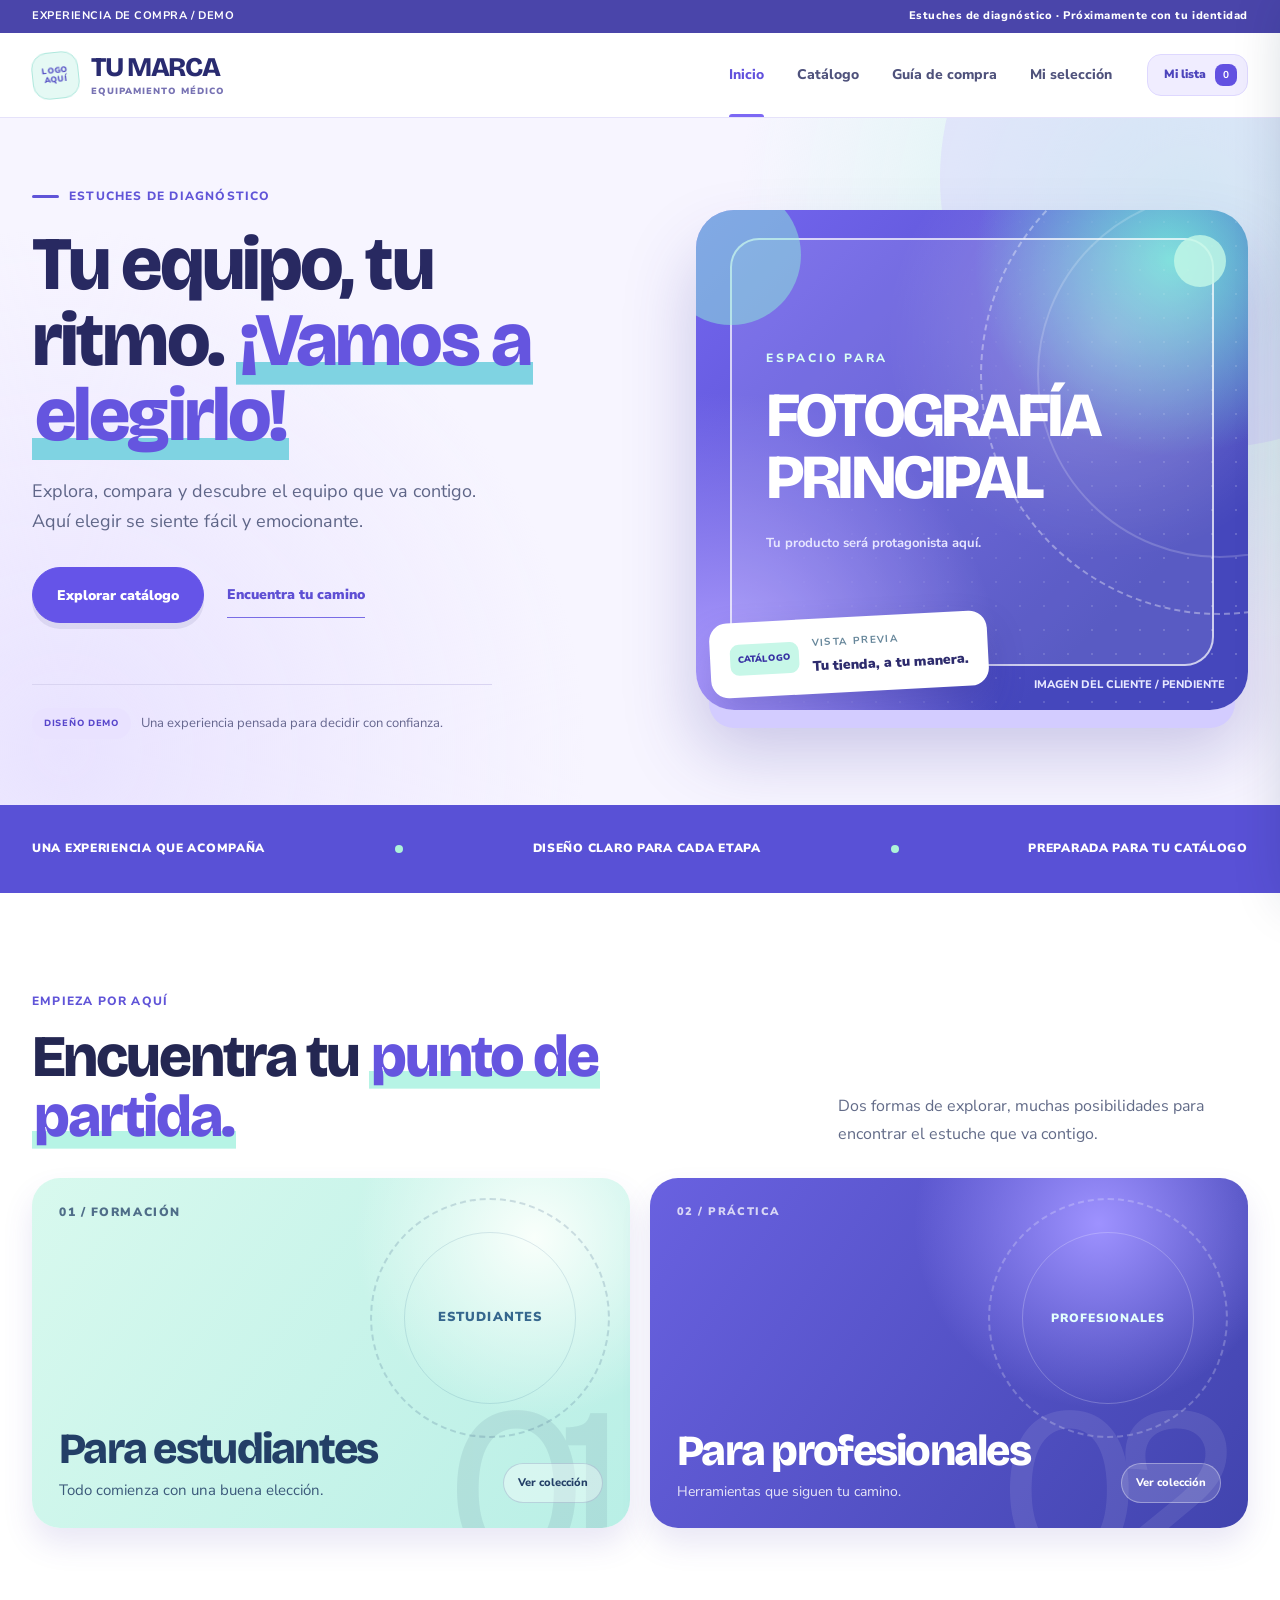
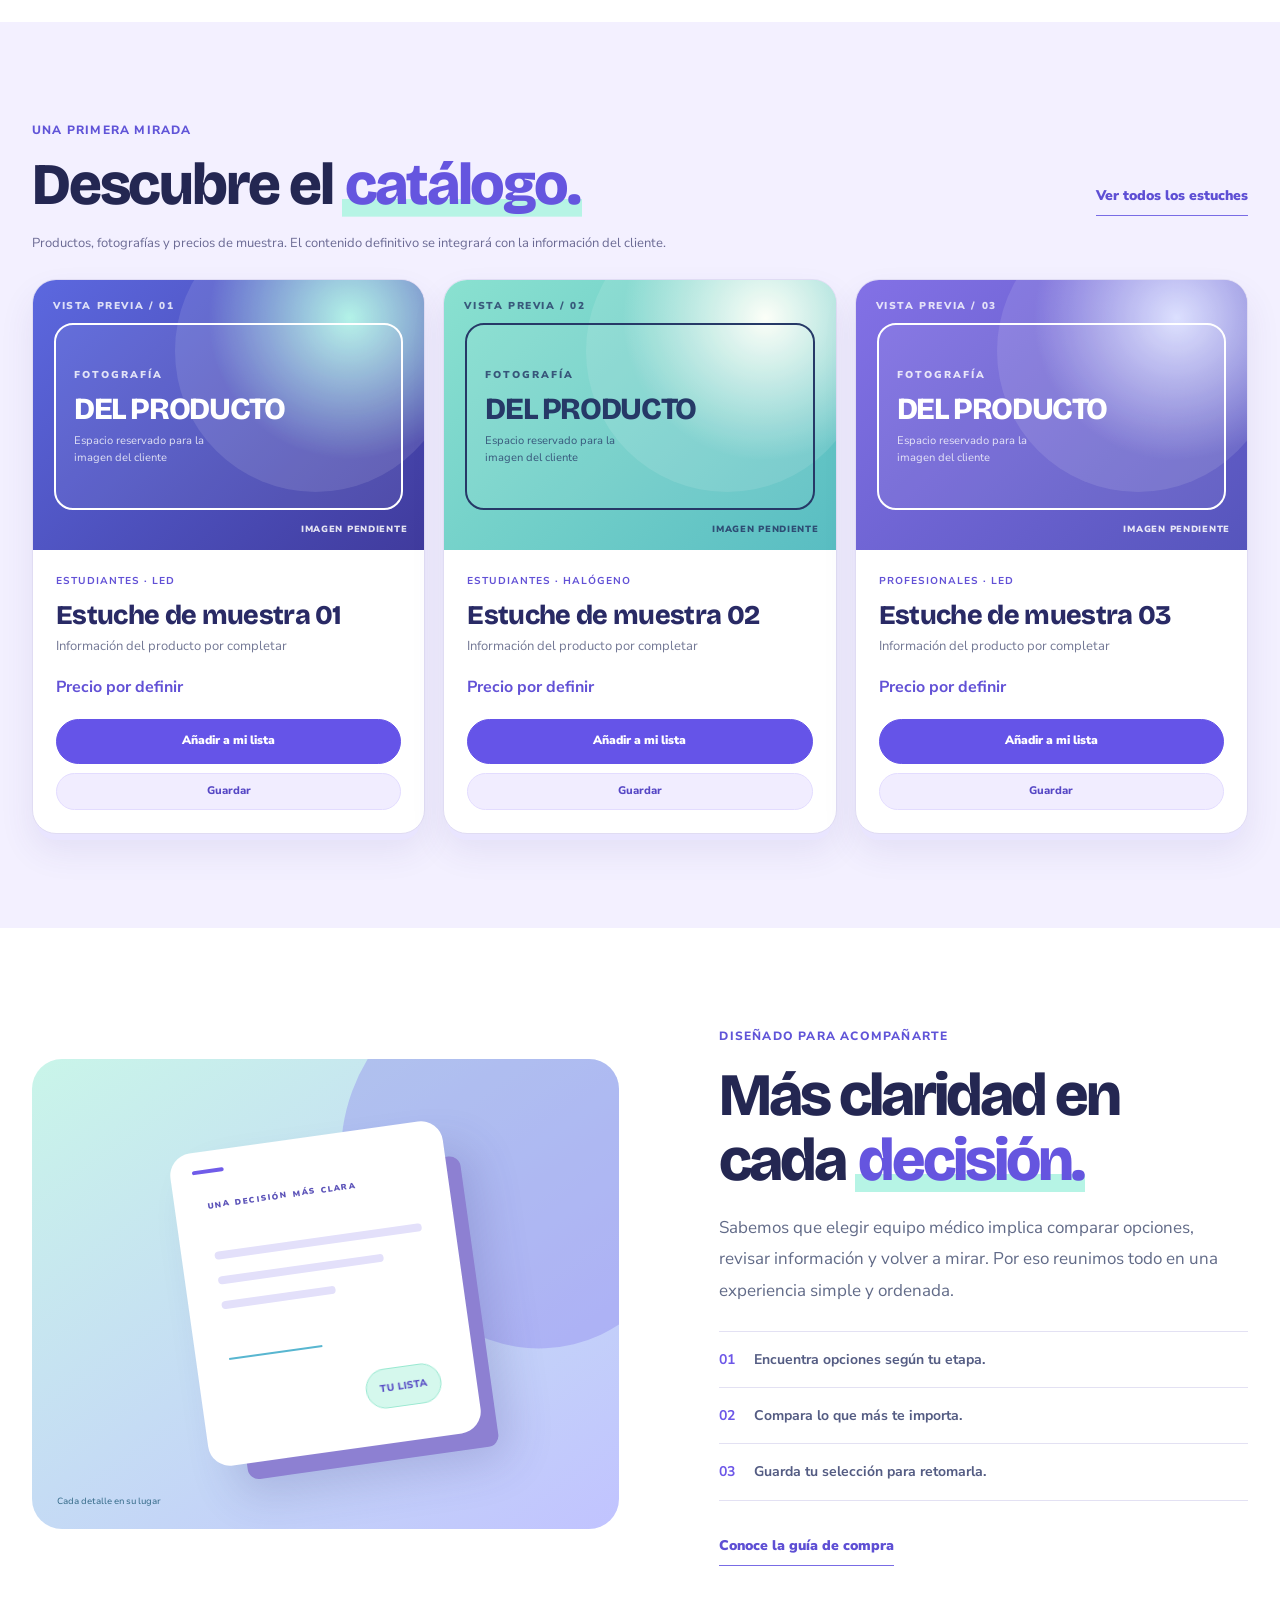
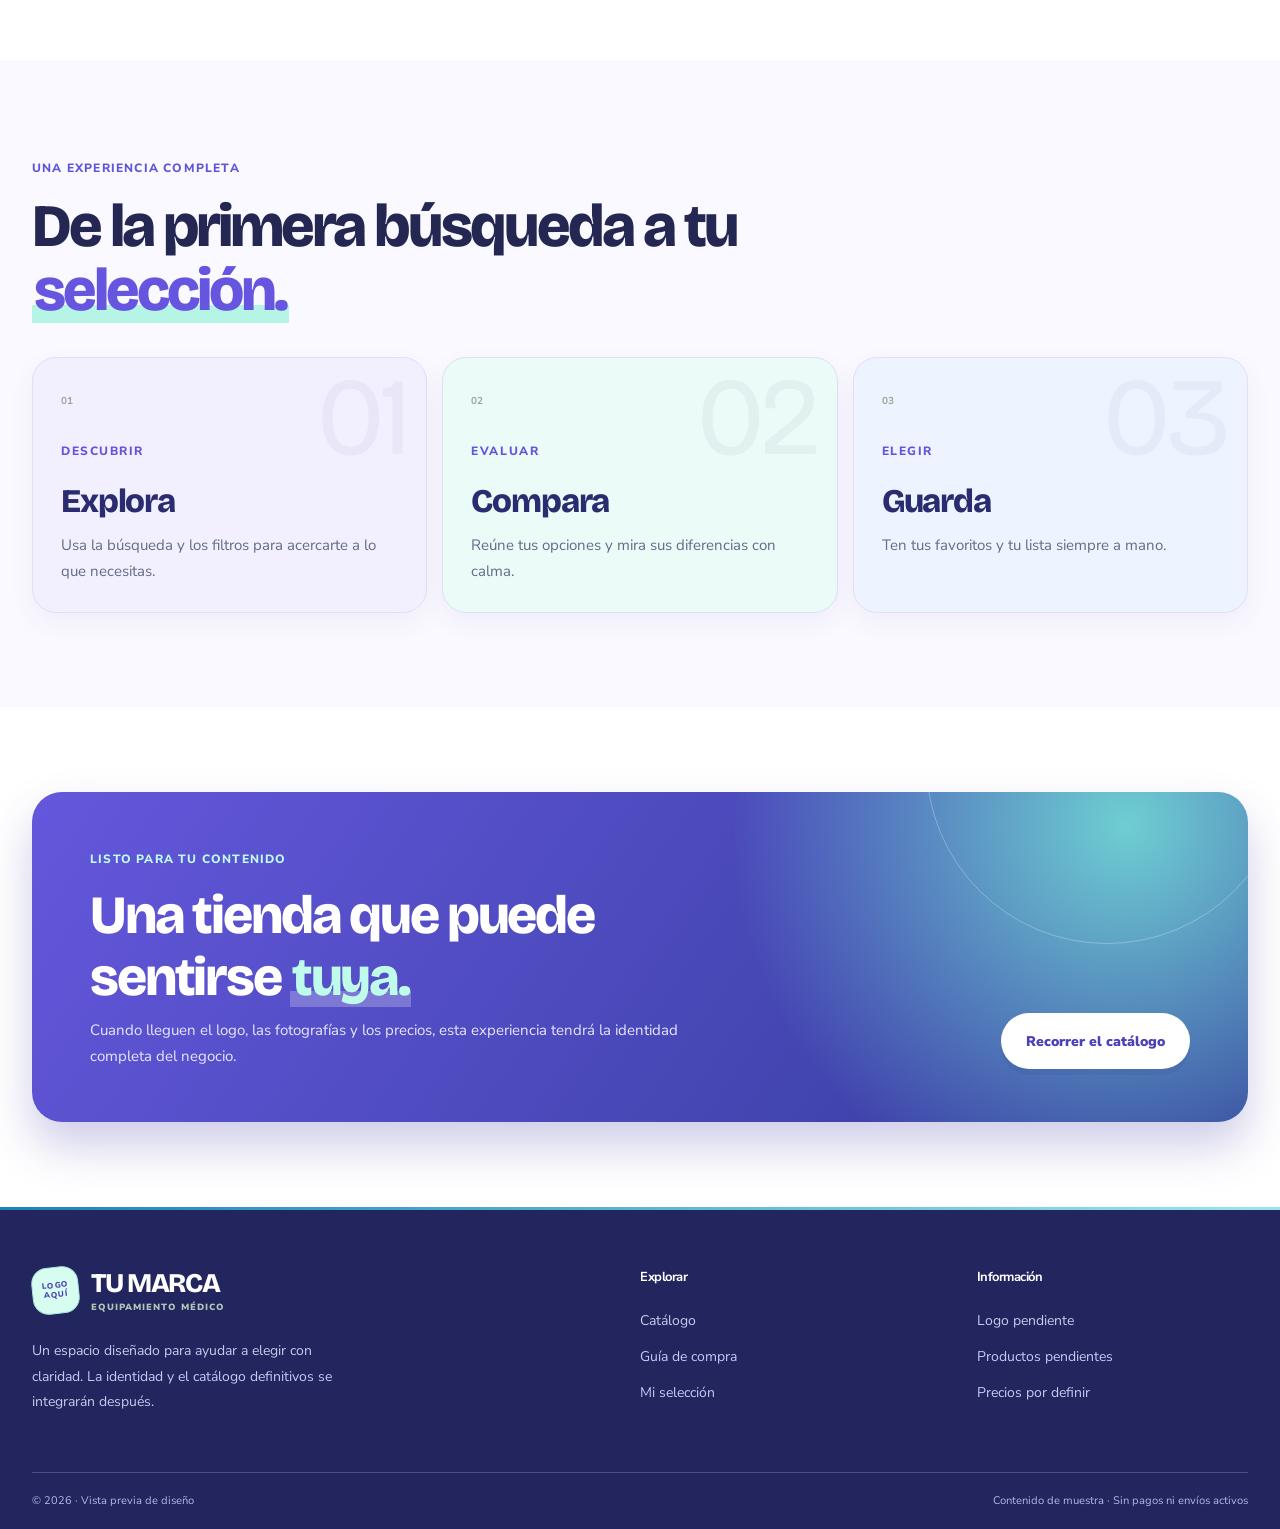
<file: index.html>
<!doctype html>
<html lang="es-MX">
<head>
  <meta charset="utf-8">
  <meta name="viewport" content="width=device-width, initial-scale=1">
  <meta name="theme-color" content="#f5f2ff">
  <meta name="robots" content="noindex, nofollow">
  <meta name="description" content="Vista previa de una tienda médica visual y fácil de usar, preparada para el catálogo y la identidad de tu negocio.">
  <title>Inicio | Tu marca · Equipamiento médico</title>
  <link rel="icon" href="favicon.svg" type="image/svg+xml">
  <link rel="preconnect" href="https://fonts.googleapis.com">
  <link rel="preconnect" href="https://fonts.gstatic.com" crossorigin>
  <link href="https://fonts.googleapis.com/css2?family=Bricolage+Grotesque:opsz,wght@12..96,500..800&family=Nunito+Sans:opsz,wght@6..12,400..800&display=swap" rel="stylesheet">
  <link rel="stylesheet" href="css/base.css">
  <link rel="stylesheet" href="css/home.css">
  <link rel="stylesheet" href="css/refresh.css">
  <link rel="stylesheet" href="css/motion.css">
  <link rel="stylesheet" href="css/playful.css">
</head>
<body data-page="home">
  <div id="site-header"></div>
  <main>
    <section class="home-hero">
      <div class="container hero-grid">
        <div class="hero-copy reveal">
          <span class="eyebrow"><span class="eyebrow-line"></span> ESTUCHES DE DIAGNÓSTICO</span>
          <h1>Tu equipo, tu ritmo. <em>¡Vamos a elegirlo!</em></h1>
          <p>Explora, compara y descubre el equipo que va contigo. Aquí elegir se siente fácil y emocionante.</p>
          <div class="hero-actions">
            <a class="button button-primary" href="catalogo.html">Explorar catálogo</a>
            <a class="link-button" href="guia.html">Encuentra tu camino</a>
          </div>
          <div class="hero-detail"><span class="detail-icon">DISEÑO DEMO</span><span>Una experiencia pensada para decidir con confianza.</span></div>
        </div>
        <div class="hero-visual reveal" aria-label="Espacio para la fotografía principal del catálogo">
          <div class="hero-circle"></div>
          <div class="hero-shape hero-shape-one"></div>
          <div class="hero-shape hero-shape-two"></div>
          <div class="hero-display"><div class="hero-photo-placeholder"><span>ESPACIO PARA</span><strong>FOTOGRAFÍA<br>PRINCIPAL</strong><small>Tu producto será protagonista aquí.</small></div></div>
          <div class="hero-card"><span class="hero-card-mark">CATÁLOGO</span><span><small>VISTA PREVIA</small><strong>Tu tienda, a tu manera.</strong></span></div>
          <span class="visual-caption">IMAGEN DEL CLIENTE / PENDIENTE</span>
        </div>
      </div>
    </section>

    <section class="intro-line"><div class="container intro-line-inner"><span>Una experiencia que acompaña</span><i></i><span>Diseño claro para cada etapa</span><i></i><span>Preparada para tu catálogo</span></div></section>

    <section class="category-section section-space" aria-labelledby="categories-title"><div class="container">
      <div class="section-heading reveal"><div><span class="eyebrow">EMPIEZA POR AQUÍ</span><h2 id="categories-title">Encuentra tu <em>punto de partida.</em></h2></div><p>Dos formas de explorar, muchas posibilidades para encontrar el estuche que va contigo.</p></div>
      <div class="category-grid">
        <a class="category-tile category-student reveal" href="catalogo.html?categoria=Estudiantes"><span class="tile-number">01 / FORMACIÓN</span><div class="tile-illustration tile-student-art"><span>ESTUDIANTES</span></div><div class="tile-bottom"><div><h3>Para estudiantes</h3><p>Todo comienza con una buena elección.</p></div><span class="tile-arrow">Ver colección</span></div></a>
        <a class="category-tile category-professional reveal" href="catalogo.html?categoria=Profesionales"><span class="tile-number">02 / PRÁCTICA</span><div class="tile-illustration tile-professional-art"><span>PROFESIONALES</span></div><div class="tile-bottom"><div><h3>Para profesionales</h3><p>Herramientas que siguen tu camino.</p></div><span class="tile-arrow">Ver colección</span></div></a>
      </div>
    </div></section>

    <section class="featured-section section-space" aria-labelledby="featured-title"><div class="container">
      <div class="section-heading reveal"><div><span class="eyebrow">UNA PRIMERA MIRADA</span><h2 id="featured-title">Descubre el <em>catálogo.</em></h2></div><a href="catalogo.html" class="text-link">Ver todos los estuches</a></div>
      <p class="sample-note">Productos, fotografías y precios de muestra. El contenido definitivo se integrará con la información del cliente.</p>
      <div class="product-grid featured-grid" id="featured-products"></div>
    </div></section>

    <section class="editorial-section section-space"><div class="container editorial-grid"><div class="editorial-visual reveal"><div class="editorial-blob"></div><div class="editorial-paper"><span class="paper-overline">UNA DECISIÓN MÁS CLARA</span><div class="paper-line wide"></div><div class="paper-line"></div><div class="paper-line short"></div><div class="paper-seal">TU LISTA</div></div><span class="editorial-caption">Cada detalle en su lugar</span></div><div class="editorial-copy reveal"><span class="eyebrow">DISEÑADO PARA ACOMPAÑARTE</span><h2>Más claridad en cada <em>decisión.</em></h2><p>Sabemos que elegir equipo médico implica comparar opciones, revisar información y volver a mirar. Por eso reunimos todo en una experiencia simple y ordenada.</p><ul><li><span>01</span> Encuentra opciones según tu etapa.</li><li><span>02</span> Compara lo que más te importa.</li><li><span>03</span> Guarda tu selección para retomarla.</li></ul><a href="guia.html" class="text-link">Conoce la guía de compra</a></div></div></section>

    <section class="journey-section section-space" aria-labelledby="journey-title"><div class="container"><div class="journey-heading reveal"><span class="eyebrow">UNA EXPERIENCIA COMPLETA</span><h2 id="journey-title">De la primera búsqueda a tu <em>selección.</em></h2></div><div class="journey-grid"><article class="journey-step reveal"><span>01</span><div class="journey-icon">DESCUBRIR</div><h3>Explora</h3><p>Usa la búsqueda y los filtros para acercarte a lo que necesitas.</p></article><article class="journey-step reveal"><span>02</span><div class="journey-icon">EVALUAR</div><h3>Compara</h3><p>Reúne tus opciones y mira sus diferencias con calma.</p></article><article class="journey-step reveal"><span>03</span><div class="journey-icon">ELEGIR</div><h3>Guarda</h3><p>Ten tus favoritos y tu lista siempre a mano.</p></article></div></div></section>

    <section class="closing-section"><div class="container closing-panel reveal"><div><span class="eyebrow">LISTO PARA TU CONTENIDO</span><h2>Una tienda que puede sentirse <em>tuya.</em></h2><p>Cuando lleguen el logo, las fotografías y los precios, esta experiencia tendrá la identidad completa del negocio.</p></div><a class="button button-light" href="catalogo.html">Recorrer el catálogo</a></div></section>
  </main>
  <div id="site-footer"></div>
  <script src="js/data.js" defer></script>
  <script src="js/site.js" defer></script>
  <script src="js/home.js" defer></script>
  <script src="js/motion.js" defer></script>
</body>
</html>
</file>
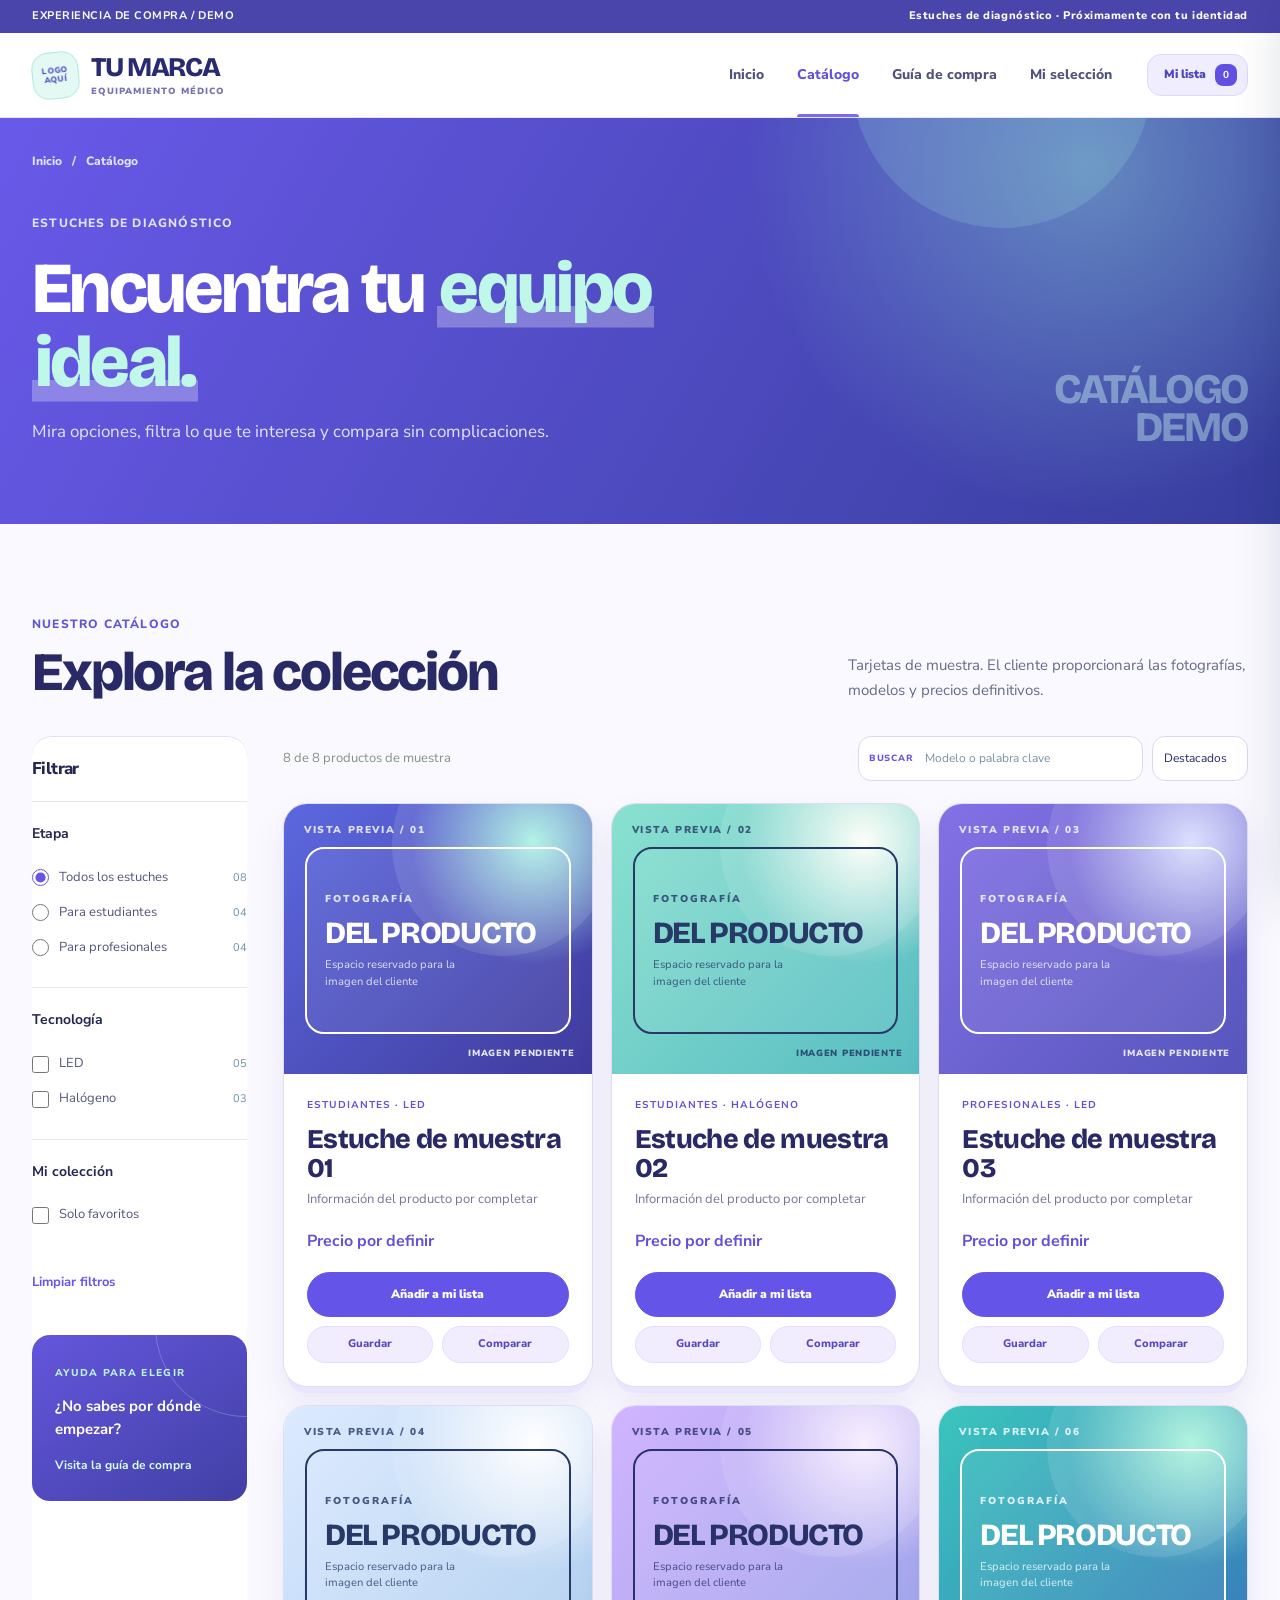
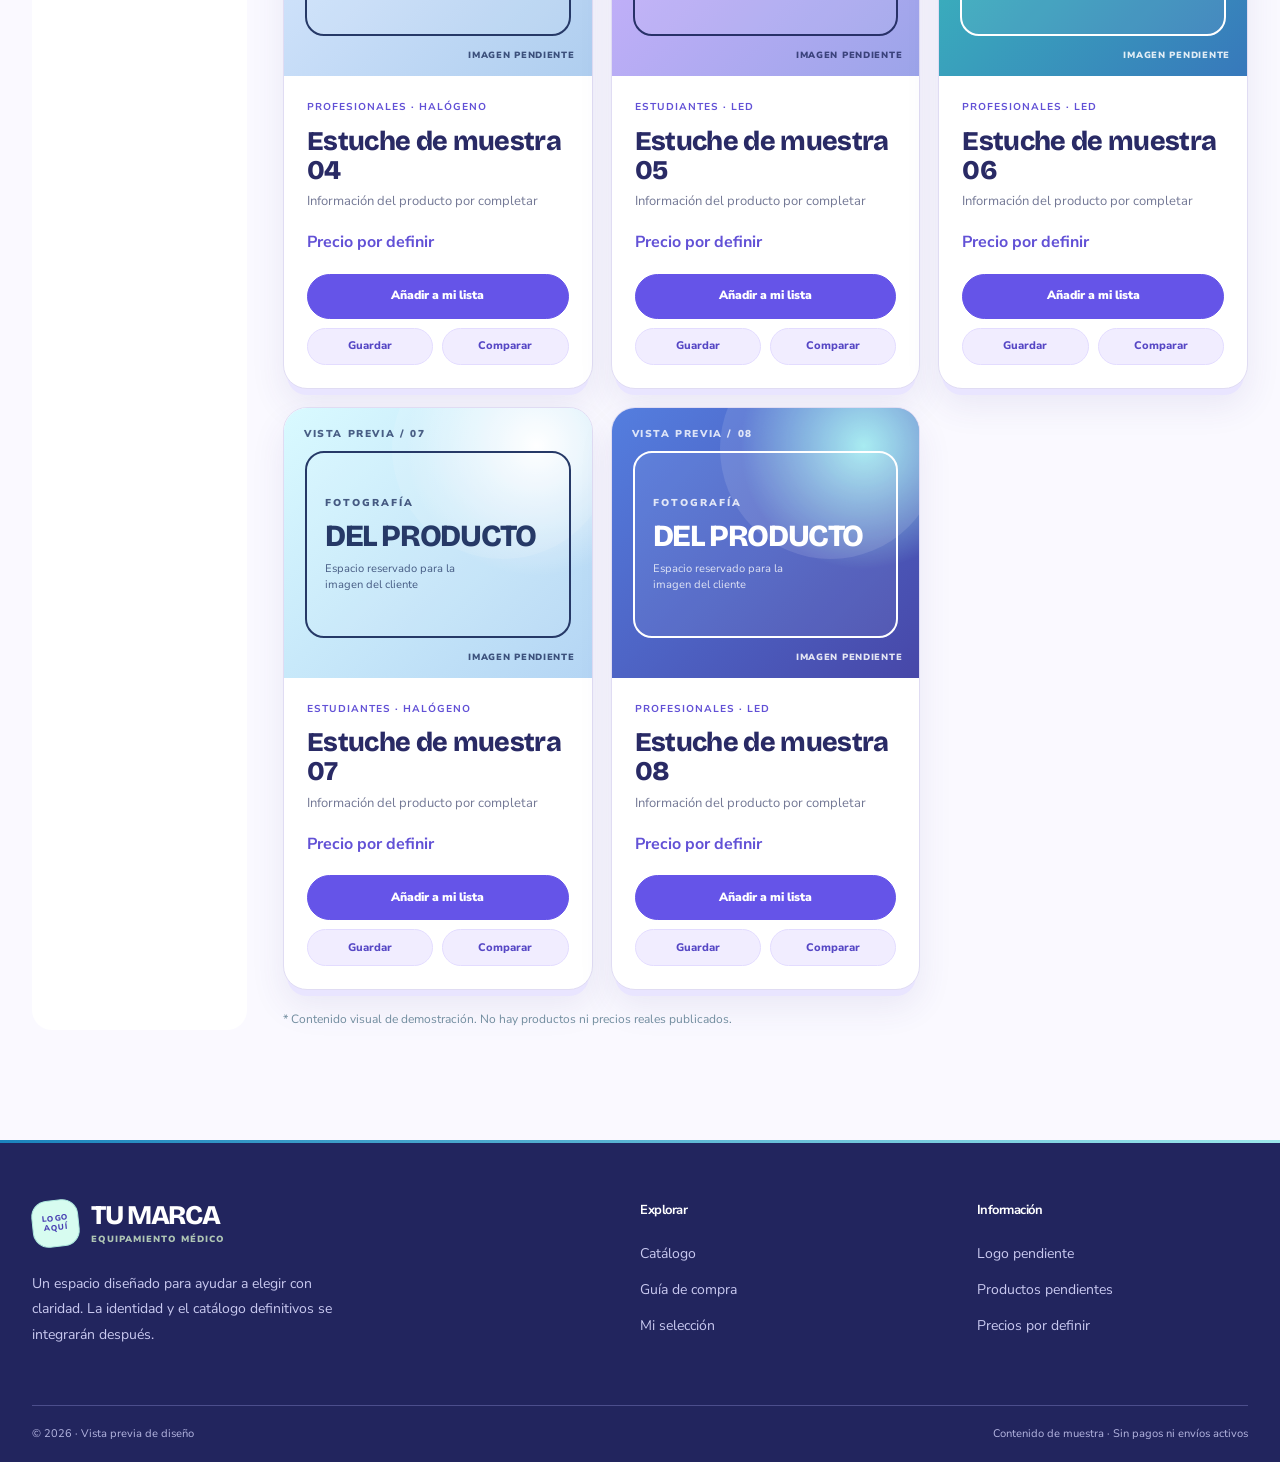
<file: catalogo.html>
<!doctype html>
<html lang="es-MX">
<head>
  <meta charset="utf-8"><meta name="viewport" content="width=device-width, initial-scale=1">
  <meta name="theme-color" content="#f5f2ff"><meta name="robots" content="noindex, nofollow">
  <meta name="description" content="Explora una vista previa del catálogo de estuches de diagnóstico.">
  <title>Catálogo | Tu marca · Equipamiento médico</title>
  <link rel="icon" href="favicon.svg" type="image/svg+xml">
  <link rel="preconnect" href="https://fonts.googleapis.com"><link rel="preconnect" href="https://fonts.gstatic.com" crossorigin>
  <link href="https://fonts.googleapis.com/css2?family=Bricolage+Grotesque:opsz,wght@12..96,500..800&family=Nunito+Sans:opsz,wght@6..12,400..800&display=swap" rel="stylesheet">
  <link rel="stylesheet" href="css/base.css"><link rel="stylesheet" href="css/catalogo.css"><link rel="stylesheet" href="css/refresh.css"><link rel="stylesheet" href="css/motion.css"><link rel="stylesheet" href="css/playful.css">
</head>
<body data-page="catalog">
  <div id="site-header"></div>
  <main>
    <section class="page-intro catalog-intro"><div class="container"><nav class="breadcrumbs" aria-label="Ruta"><a href="index.html">Inicio</a><span>/</span><span>Catálogo</span></nav><div class="intro-layout"><div><span class="eyebrow">ESTUCHES DE DIAGNÓSTICO</span><h1>Encuentra tu <em>equipo ideal.</em></h1><p>Mira opciones, filtra lo que te interesa y compara sin complicaciones.</p></div><span class="intro-flower" aria-hidden="true">CATÁLOGO<br>DEMO</span></div></div></section>
    <section class="catalog-section"><div class="container">
      <div class="catalog-top"><div><span class="eyebrow">NUESTRO CATÁLOGO</span><h2>Explora la colección</h2></div><p>Tarjetas de muestra. El cliente proporcionará las fotografías, modelos y precios definitivos.</p></div>
      <div class="catalog-layout">
        <aside class="filter-panel" id="filter-panel" aria-label="Filtros del catálogo">
          <div class="filter-head"><h3>Filtrar</h3><button class="round-button filter-close" id="close-filters" type="button">Cerrar</button></div>
          <fieldset class="filter-group"><legend>Etapa</legend><label class="filter-option"><input type="radio" name="category" value="all" checked><span>Todos los estuches</span><small>08</small></label><label class="filter-option"><input type="radio" name="category" value="Estudiantes"><span>Para estudiantes</span><small>04</small></label><label class="filter-option"><input type="radio" name="category" value="Profesionales"><span>Para profesionales</span><small>04</small></label></fieldset>
          <fieldset class="filter-group"><legend>Tecnología</legend><label class="filter-option"><input type="checkbox" name="technology" value="LED"><span>LED</span><small>05</small></label><label class="filter-option"><input type="checkbox" name="technology" value="Halógeno"><span>Halógeno</span><small>03</small></label></fieldset>
          <fieldset class="filter-group"><legend>Mi colección</legend><label class="filter-option"><input type="checkbox" id="favorites-only"><span>Solo favoritos</span></label></fieldset>
          <button class="clear-filters" id="clear-filters" type="button">Limpiar filtros</button>
          <div class="filter-help"><span>AYUDA PARA ELEGIR</span><p>¿No sabes por dónde empezar?</p><a href="guia.html">Visita la guía de compra</a></div>
        </aside>
        <div class="catalog-main">
          <div class="catalog-toolbar"><span id="result-count" aria-live="polite">8 productos de muestra</span><div><label class="search-box"><span class="search-symbol">BUSCAR</span><input id="search-input" type="search" placeholder="Modelo o palabra clave" aria-label="Buscar en el catálogo"></label><label class="sort-box"><select id="sort-select" aria-label="Ordenar productos"><option value="default">Destacados</option><option value="az">Nombre A–Z</option><option value="za">Nombre Z–A</option></select></label><button id="open-filters" class="mobile-filter-button" type="button">Ver filtros</button></div></div>
          <div id="active-filters" class="active-filters" aria-live="polite"></div>
          <div class="product-grid" id="product-grid"></div>
          <div class="empty-state" id="empty-state" hidden><span>SIN RESULTADOS</span><h3>No encontramos resultados</h3><p>Prueba otra búsqueda o cambia los filtros.</p><button class="button button-primary" id="empty-reset" type="button">Ver todo el catálogo</button></div>
          <p class="catalog-note">* Contenido visual de demostración. No hay productos ni precios reales publicados.</p>
        </div>
      </div>
    </div></section>
  </main>
  <div id="site-footer"></div>
  <div class="filter-overlay" id="filter-overlay" hidden></div>
  <div class="compare-bar" id="compare-bar" hidden><div class="container compare-bar-inner"><div><span>MI COMPARACIÓN</span><strong id="compare-count">0 opciones</strong></div><div id="compare-chips" class="compare-chips"></div><button id="clear-compare" class="compare-clear" type="button">Limpiar</button><button id="open-compare" class="button button-primary" type="button">Comparar opciones</button></div></div>
  <dialog id="compare-dialog" class="compare-dialog" aria-labelledby="compare-title"><button id="close-compare" class="round-button dialog-close" type="button">Cerrar</button><span class="eyebrow">COMPARA CON CALMA</span><h2 id="compare-title">Tus opciones, lado a lado.</h2><p>Los datos son de muestra hasta recibir el catálogo definitivo.</p><div class="compare-table-wrap"><table id="compare-table"></table></div></dialog>
  <script src="js/data.js" defer></script><script src="js/site.js" defer></script><script src="js/catalogo.js" defer></script><script src="js/motion.js" defer></script>
</body>
</html>
</file>
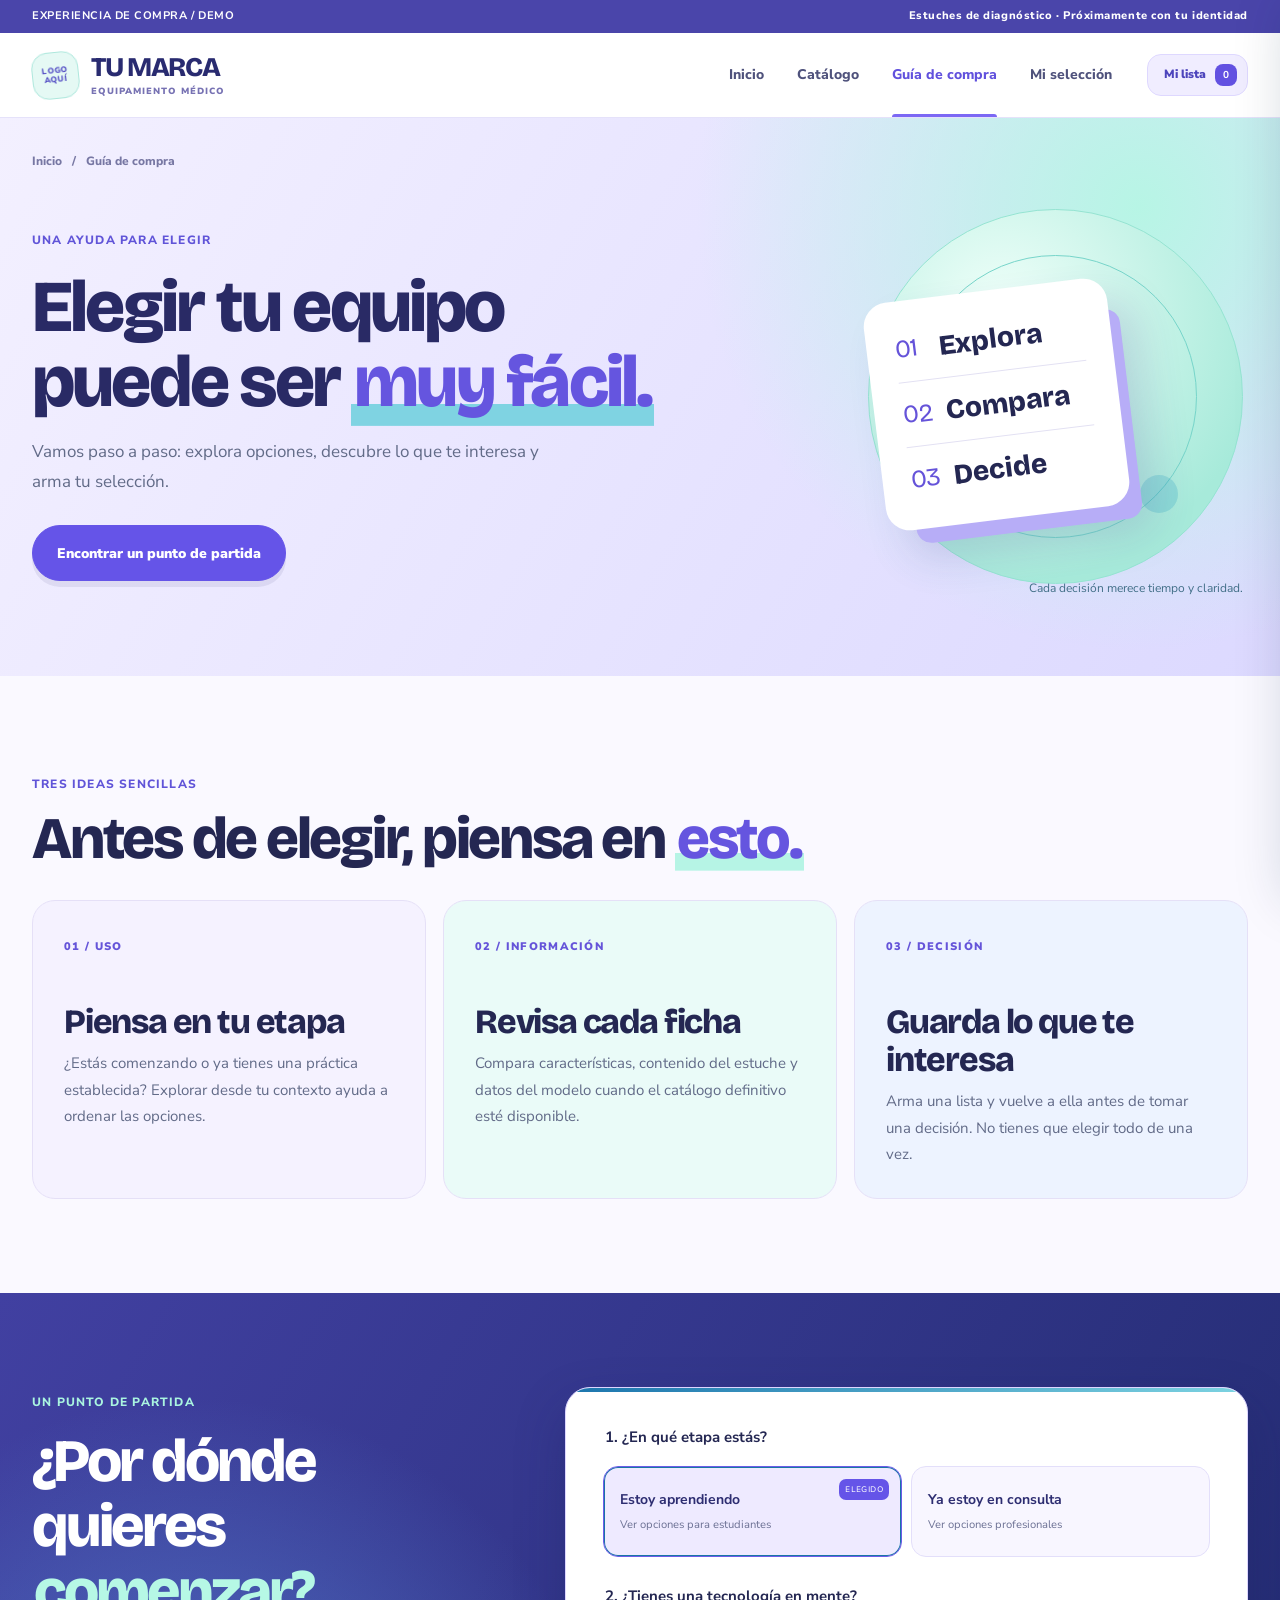
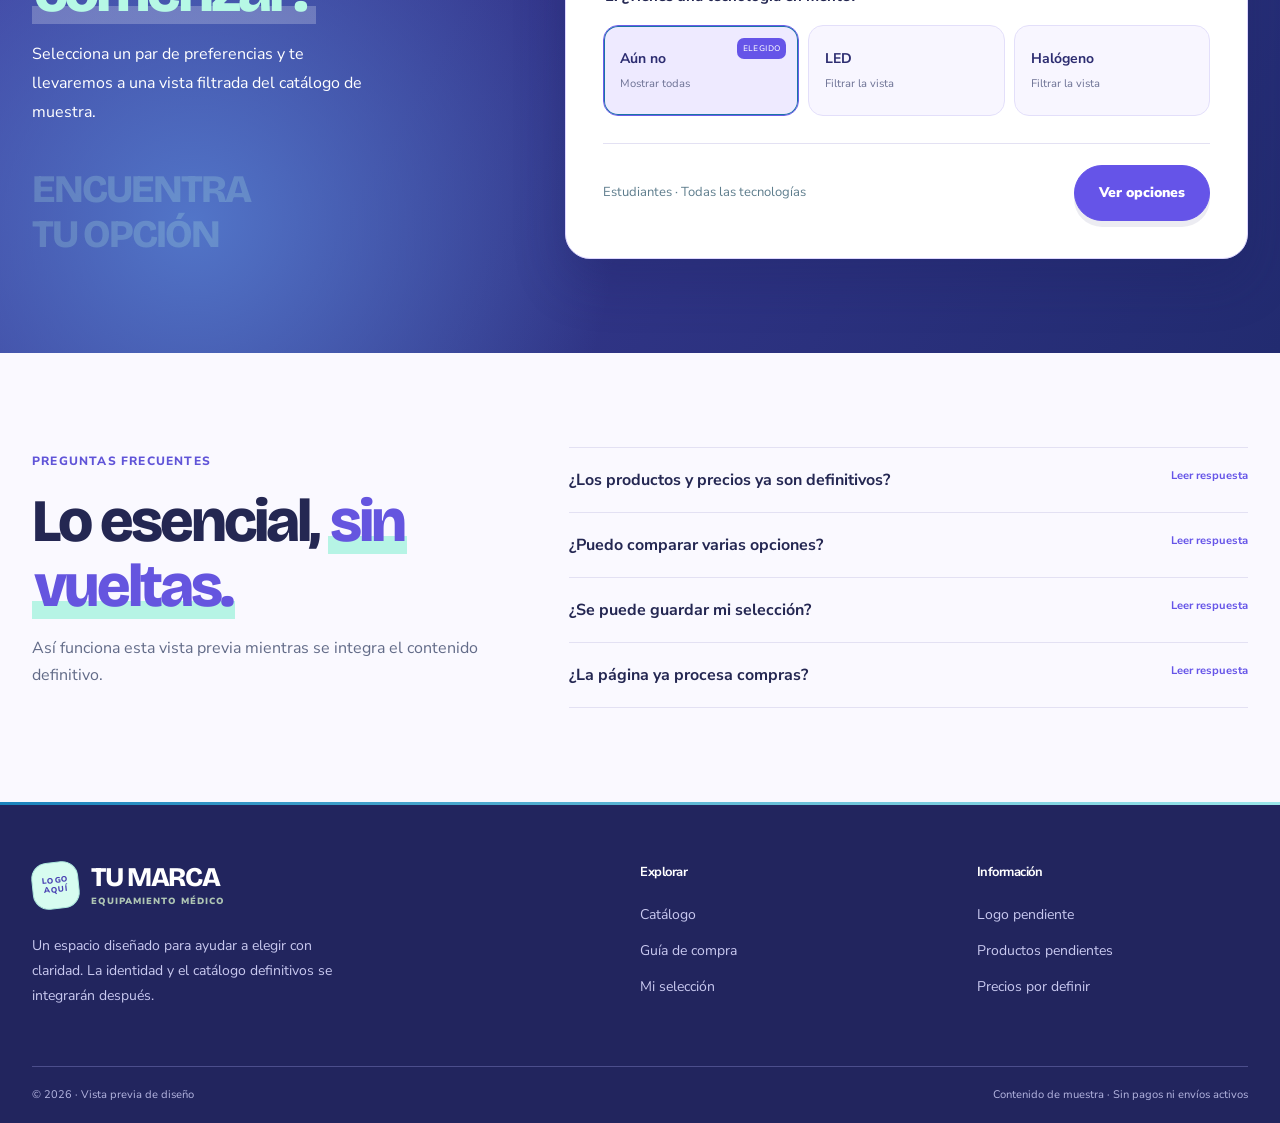
<file: guia.html>
<!doctype html>
<html lang="es-MX">
<head>
  <meta charset="utf-8"><meta name="viewport" content="width=device-width, initial-scale=1">
  <meta name="theme-color" content="#f5f2ff"><meta name="robots" content="noindex, nofollow">
  <meta name="description" content="Guía visual para explorar estuches de diagnóstico y encontrar un punto de partida.">
  <title>Guía de compra | Tu marca · Equipamiento médico</title>
  <link rel="icon" href="favicon.svg" type="image/svg+xml">
  <link rel="preconnect" href="https://fonts.googleapis.com"><link rel="preconnect" href="https://fonts.gstatic.com" crossorigin>
  <link href="https://fonts.googleapis.com/css2?family=Bricolage+Grotesque:opsz,wght@12..96,500..800&family=Nunito+Sans:opsz,wght@6..12,400..800&display=swap" rel="stylesheet">
  <link rel="stylesheet" href="css/base.css"><link rel="stylesheet" href="css/guia.css"><link rel="stylesheet" href="css/refresh.css"><link rel="stylesheet" href="css/motion.css"><link rel="stylesheet" href="css/playful.css">
</head>
<body data-page="guide">
  <div id="site-header"></div>
  <main>
    <section class="guide-hero page-intro"><div class="container"><nav class="breadcrumbs" aria-label="Ruta"><a href="index.html">Inicio</a><span>/</span><span>Guía de compra</span></nav><div class="guide-hero-grid"><div class="reveal"><span class="eyebrow">UNA AYUDA PARA ELEGIR</span><h1>Elegir tu equipo puede ser <em>muy fácil.</em></h1><p>Vamos paso a paso: explora opciones, descubre lo que te interesa y arma tu selección.</p><a href="#selector" class="button button-primary">Encontrar un punto de partida</a></div><div class="guide-art reveal"><div class="guide-art-circle"></div><div class="guide-art-card"><span>01</span><strong>Explora</strong><i></i><span>02</span><strong>Compara</strong><i></i><span>03</span><strong>Decide</strong></div><span class="guide-art-caption">Cada decisión merece tiempo y claridad.</span></div></div></div></section>
    <section class="guide-principles section-space"><div class="container"><div class="section-heading reveal"><div><span class="eyebrow">TRES IDEAS SENCILLAS</span><h2>Antes de elegir, piensa en <em>esto.</em></h2></div></div><div class="principle-grid"><article class="principle-card reveal"><span>01 / USO</span><h3>Piensa en tu etapa</h3><p>¿Estás comenzando o ya tienes una práctica establecida? Explorar desde tu contexto ayuda a ordenar las opciones.</p></article><article class="principle-card reveal"><span>02 / INFORMACIÓN</span><h3>Revisa cada ficha</h3><p>Compara características, contenido del estuche y datos del modelo cuando el catálogo definitivo esté disponible.</p></article><article class="principle-card reveal"><span>03 / DECISIÓN</span><h3>Guarda lo que te interesa</h3><p>Arma una lista y vuelve a ella antes de tomar una decisión. No tienes que elegir todo de una vez.</p></article></div></div></section>
    <section class="selector-section section-space" id="selector"><div class="container selector-grid"><div class="selector-copy reveal"><span class="eyebrow">UN PUNTO DE PARTIDA</span><h2>¿Por dónde quieres <em>comenzar?</em></h2><p>Selecciona un par de preferencias y te llevaremos a una vista filtrada del catálogo de muestra.</p><div class="selector-mark">ENCUENTRA<br>TU OPCIÓN</div></div><div class="selector-card reveal"><fieldset><legend>1. ¿En qué etapa estás?</legend><div class="choice-grid"><button type="button" class="choice active" data-stage="Estudiantes" aria-pressed="true"><strong>Estoy aprendiendo</strong><span>Ver opciones para estudiantes</span></button><button type="button" class="choice" data-stage="Profesionales" aria-pressed="false"><strong>Ya estoy en consulta</strong><span>Ver opciones profesionales</span></button></div></fieldset><fieldset><legend>2. ¿Tienes una tecnología en mente?</legend><div class="choice-grid tech-choices"><button type="button" class="choice active" data-tech="" aria-pressed="true"><strong>Aún no</strong><span>Mostrar todas</span></button><button type="button" class="choice" data-tech="LED" aria-pressed="false"><strong>LED</strong><span>Filtrar la vista</span></button><button type="button" class="choice" data-tech="Halógeno" aria-pressed="false"><strong>Halógeno</strong><span>Filtrar la vista</span></button></div></fieldset><div class="selector-result"><span id="selector-summary">Estudiantes · Todas las tecnologías</span><a id="selector-link" class="button button-primary" href="catalogo.html?categoria=Estudiantes">Ver opciones</a></div></div></div></section>
    <section class="faq-section section-space"><div class="container faq-grid"><div class="reveal"><span class="eyebrow">PREGUNTAS FRECUENTES</span><h2>Lo esencial, <em>sin vueltas.</em></h2><p>Así funciona esta vista previa mientras se integra el contenido definitivo.</p></div><div class="faq-list reveal"><details><summary>¿Los productos y precios ya son definitivos? <span>Leer respuesta</span></summary><p>No. Las fichas muestran contenido de muestra. El cliente aportará los productos, fotografías, especificaciones y precios finales.</p></details><details><summary>¿Puedo comparar varias opciones? <span>Leer respuesta</span></summary><p>Sí. En el catálogo puedes seleccionar hasta tres tarjetas y verlas lado a lado.</p></details><details><summary>¿Se puede guardar mi selección? <span>Leer respuesta</span></summary><p>Sí. La lista y los favoritos se guardan en este navegador para que puedas retomarlos después.</p></details><details><summary>¿La página ya procesa compras? <span>Leer respuesta</span></summary><p>Esta versión es una demostración visual y funcional. No procesa pagos ni envía pedidos.</p></details></div></div></section>
  </main>
  <div id="site-footer"></div>
  <script src="js/data.js" defer></script><script src="js/site.js" defer></script><script src="js/guia.js" defer></script><script src="js/motion.js" defer></script>
</body>
</html>
</file>
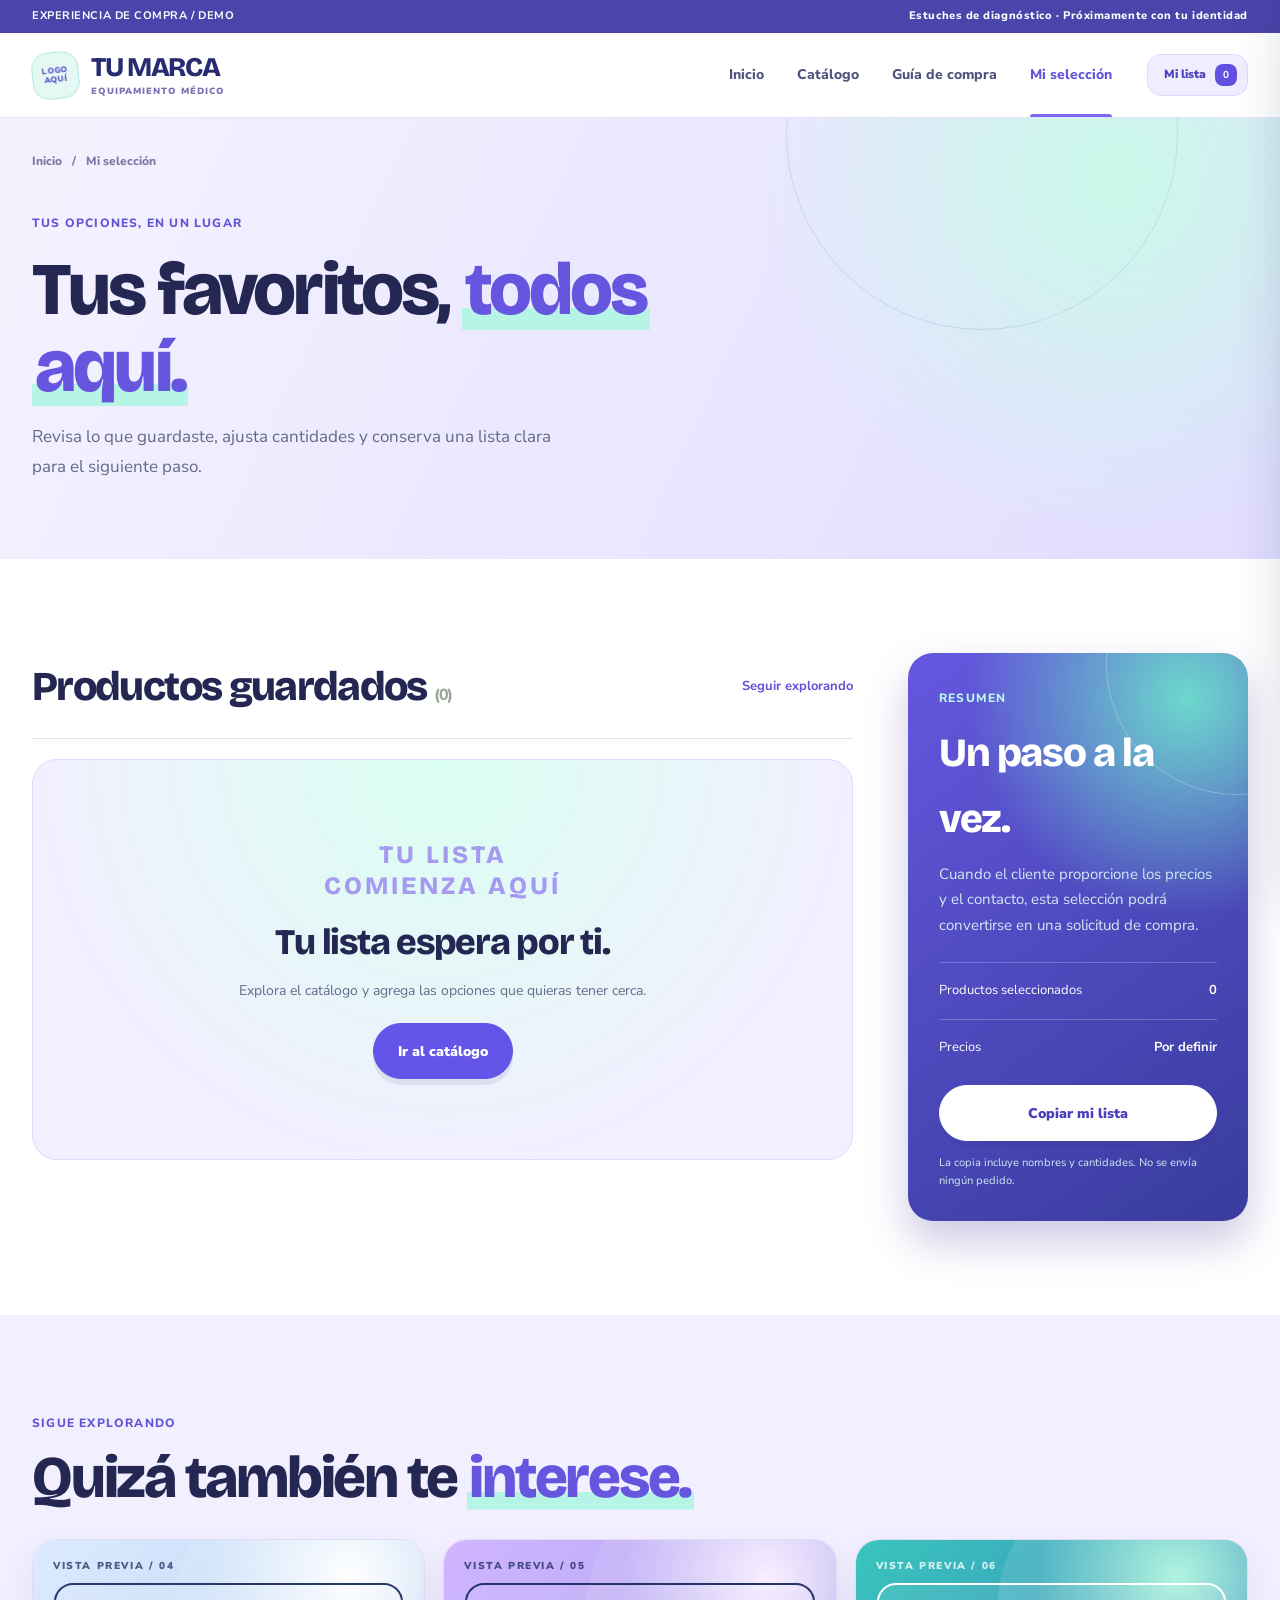
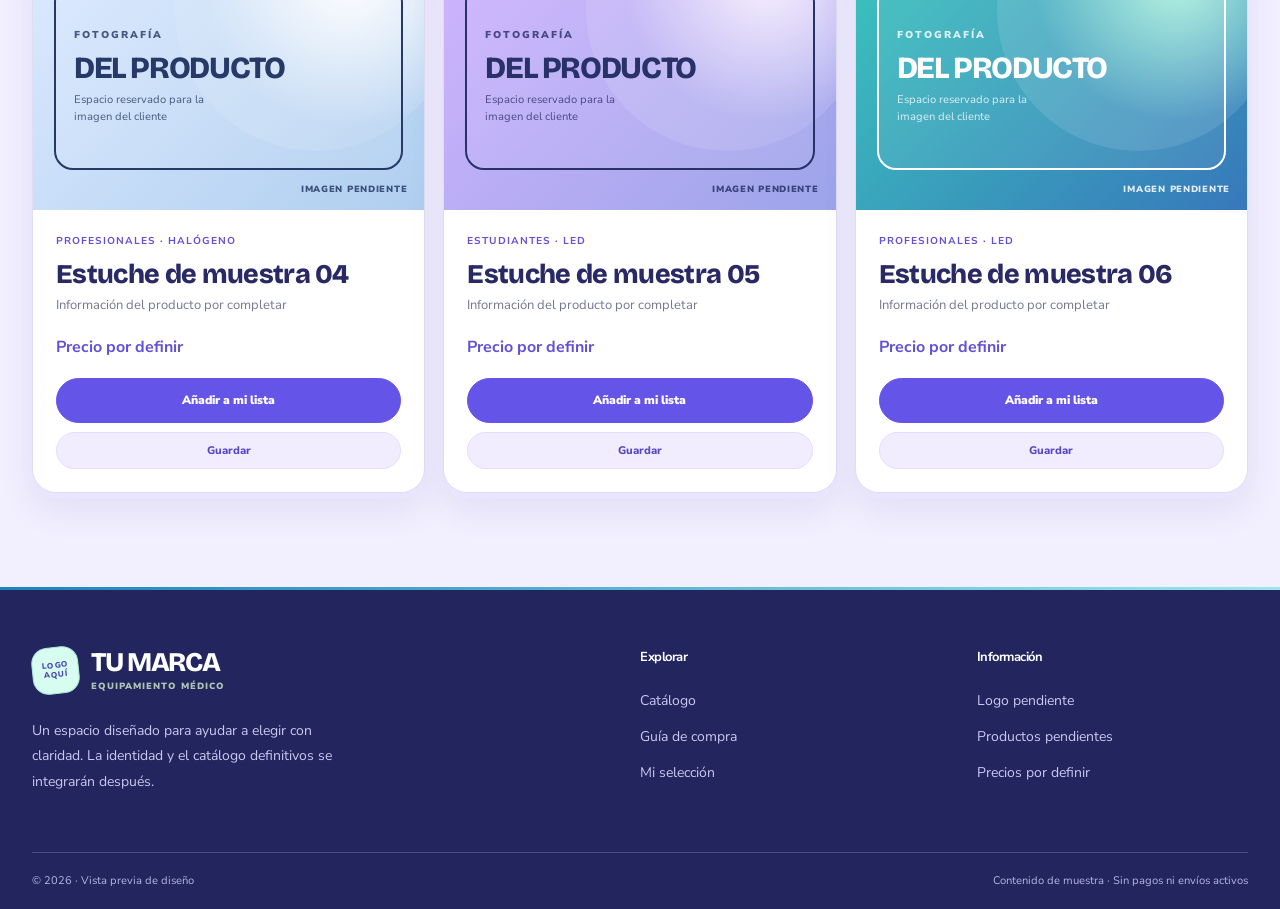
<file: lista.html>
<!doctype html>
<html lang="es-MX">
<head>
  <meta charset="utf-8"><meta name="viewport" content="width=device-width, initial-scale=1">
  <meta name="theme-color" content="#f5f2ff"><meta name="robots" content="noindex, nofollow">
  <meta name="description" content="Revisa y organiza los estuches de diagnóstico guardados en tu selección.">
  <title>Mi selección | Tu marca · Equipamiento médico</title>
  <link rel="icon" href="favicon.svg" type="image/svg+xml">
  <link rel="preconnect" href="https://fonts.googleapis.com"><link rel="preconnect" href="https://fonts.gstatic.com" crossorigin>
  <link href="https://fonts.googleapis.com/css2?family=Bricolage+Grotesque:opsz,wght@12..96,500..800&family=Nunito+Sans:opsz,wght@6..12,400..800&display=swap" rel="stylesheet">
  <link rel="stylesheet" href="css/base.css"><link rel="stylesheet" href="css/lista.css"><link rel="stylesheet" href="css/refresh.css"><link rel="stylesheet" href="css/motion.css"><link rel="stylesheet" href="css/playful.css">
</head>
<body data-page="list">
  <div id="site-header"></div>
  <main>
    <section class="page-intro list-intro"><div class="container"><nav class="breadcrumbs" aria-label="Ruta"><a href="index.html">Inicio</a><span>/</span><span>Mi selección</span></nav><span class="eyebrow">TUS OPCIONES, EN UN LUGAR</span><h1>Tus favoritos, <em>todos aquí.</em></h1><p>Revisa lo que guardaste, ajusta cantidades y conserva una lista clara para el siguiente paso.</p></div></section>
    <section class="list-section section-space"><div class="container list-grid"><div><div class="list-heading"><h2>Productos guardados <small id="item-count">(0)</small></h2><a href="catalogo.html">Seguir explorando</a></div><div id="list-items"></div></div><aside class="list-summary"><span class="eyebrow">RESUMEN</span><h2>Un paso a la vez.</h2><p>Cuando el cliente proporcione los precios y el contacto, esta selección podrá convertirse en una solicitud de compra.</p><div class="summary-row"><span>Productos seleccionados</span><strong id="summary-count">0</strong></div><div class="summary-row"><span>Precios</span><strong>Por definir</strong></div><button type="button" id="copy-selection" class="button button-primary full">Copiar mi lista</button><small>La copia incluye nombres y cantidades. No se envía ningún pedido.</small></aside></div></section>
    <section class="list-more section-space"><div class="container"><div class="section-heading"><div><span class="eyebrow">SIGUE EXPLORANDO</span><h2>Quizá también te <em>interese.</em></h2></div></div><div class="product-grid" id="suggested-products"></div></div></section>
  </main>
  <div id="site-footer"></div>
  <script src="js/data.js" defer></script><script src="js/site.js" defer></script><script src="js/lista.js" defer></script><script src="js/motion.js" defer></script>
</body>
</html>
</file>
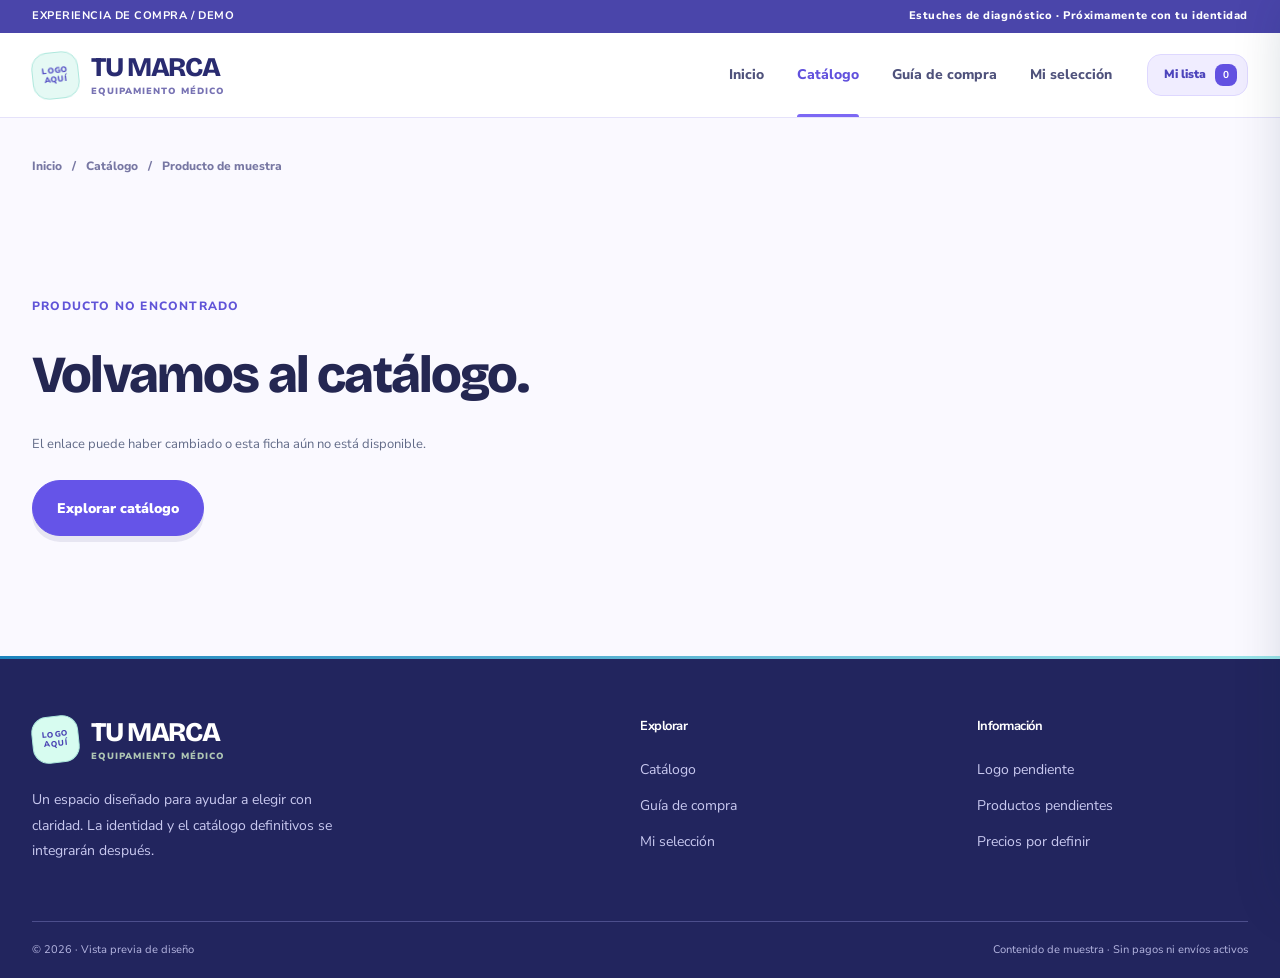
<file: producto.html>
<!doctype html>
<html lang="es-MX">
<head>
  <meta charset="utf-8"><meta name="viewport" content="width=device-width, initial-scale=1">
  <meta name="theme-color" content="#f5f2ff"><meta name="robots" content="noindex, nofollow">
  <meta name="description" content="Ficha de producto de muestra para una tienda de estuches de diagnóstico.">
  <title>Detalle de producto | Tu marca</title>
  <link rel="icon" href="favicon.svg" type="image/svg+xml">
  <link rel="preconnect" href="https://fonts.googleapis.com"><link rel="preconnect" href="https://fonts.gstatic.com" crossorigin>
  <link href="https://fonts.googleapis.com/css2?family=Bricolage+Grotesque:opsz,wght@12..96,500..800&family=Nunito+Sans:opsz,wght@6..12,400..800&display=swap" rel="stylesheet">
  <link rel="stylesheet" href="css/base.css"><link rel="stylesheet" href="css/producto.css"><link rel="stylesheet" href="css/refresh.css"><link rel="stylesheet" href="css/motion.css"><link rel="stylesheet" href="css/playful.css">
</head>
<body data-page="catalog">
  <div id="site-header"></div>
  <main>
    <div class="container product-breadcrumb-wrap"><nav class="breadcrumbs" aria-label="Ruta"><a href="index.html">Inicio</a><span>/</span><a href="catalogo.html">Catálogo</a><span>/</span><span id="breadcrumb-name">Producto de muestra</span></nav></div>
    <div id="product-content"></div>
    <section class="related-section section-space"><div class="container"><div class="section-heading"><div><span class="eyebrow">SIGUE EXPLORANDO</span><h2>También podría <em>interesarte.</em></h2></div><a class="text-link" href="catalogo.html">Ver catálogo completo</a></div><div class="product-grid related-grid" id="related-products"></div></div></section>
  </main>
  <div id="site-footer"></div>
  <script src="js/data.js" defer></script><script src="js/site.js" defer></script><script src="js/producto.js" defer></script><script src="js/motion.js" defer></script>
</body>
</html>
</file>
<file: css/base.css>
:root{--ink:#243d33;--forest:#315847;--forest-deep:#213d32;--sage:#839e89;--sage-light:#e7eee5;--cream:#f8f6f1;--cream-deep:#f1eee6;--clay:#b4775e;--clay-light:#f1e5dc;--white:#fff;--muted:#6f7e73;--line:#e2e5dd;--shadow:0 18px 44px rgba(38,64,46,.09);--display:"Bricolage Grotesque",Arial,sans-serif}
*{box-sizing:border-box}
html{scroll-behavior:smooth;scroll-padding-top:80px}
body{margin:0;color:var(--ink);background:#fff;font-family:"Nunito Sans",Arial,sans-serif;-webkit-font-smoothing:antialiased}
body.locked{overflow:hidden}
button,input,select{font:inherit}button{cursor:pointer}a{color:inherit;text-decoration:none}img{max-width:100%;display:block}
.container{width:min(100% - 64px,1220px);margin-inline:auto}
[hidden]{display:none!important}
.icon{width:19px;height:19px;flex:none}
.eyebrow{display:inline-flex;align-items:center;gap:10px;color:var(--clay);font-size:10px;font-weight:700;letter-spacing:.16em;text-transform:uppercase}
.eyebrow-line{width:22px;height:1px;background:currentColor}
h1,h2,h3,p{overflow-wrap:break-word}
h1,h2,h3{font-family:var(--display);font-weight:500}
h1 em,h2 em{font-style:italic;color:var(--clay)}
.button{display:inline-flex;align-items:center;justify-content:space-between;gap:26px;min-height:52px;padding:0 22px;border-radius:5px;border:1px solid transparent;font-size:12px;font-weight:700;white-space:nowrap;transition:transform .22s,background .22s,box-shadow .22s}
.button:hover{transform:translateY(-2px)}
.button-primary{background:var(--forest);color:#fff}
.button-primary:hover{background:var(--forest-deep);box-shadow:0 10px 22px rgba(49,88,71,.16)}
.button-light{background:var(--cream);color:var(--forest-deep)}
.button-light:hover{background:#fff}
.button.full{width:100%}
.link-button,.text-link{display:inline-flex;align-items:center;gap:14px;font-size:12px;font-weight:700}
.link-button{padding:11px 0;border-bottom:1px solid #98a99b}
.link-button:hover,.text-link:hover{color:var(--clay)}
.text-link{border-bottom:1px solid var(--forest);padding-bottom:8px;color:var(--forest)}
.section-space{padding:88px 0}
.section-heading{display:flex;align-items:flex-end;justify-content:space-between;gap:35px;margin-bottom:30px}
.section-heading h2{font-size:clamp(33px,3.5vw,48px);line-height:1.14;letter-spacing:-.045em;margin:13px 0 0}
.section-heading p{color:var(--muted);font-size:13px;line-height:1.75;max-width:410px;margin:0}
.top-strip{height:33px;background:var(--forest-deep);color:#f0efe8}
.top-strip .container{height:100%;display:flex;justify-content:space-between;align-items:center;font-size:9px;letter-spacing:.08em}
.top-strip span:first-child{text-transform:uppercase;font-weight:700}
.header{position:sticky;top:0;z-index:40;background:rgba(255,255,255,.96);border-bottom:1px solid var(--line);backdrop-filter:blur(16px);-webkit-backdrop-filter:blur(16px)}
.header-inner{height:78px;display:flex;align-items:center;justify-content:space-between;gap:35px}
.brand{display:inline-flex;align-items:center;gap:10px;min-width:180px}
.brand-mark{display:grid;place-items:center;width:37px;height:37px;border-radius:50%;background:#e4eee3;color:var(--forest);border:1px dashed #a3b9a4;transition:transform .3s}
.brand:hover .brand-mark{transform:rotate(18deg)}
.brand-mark .icon{width:19px;height:19px}
.brand-name{font-family:var(--display);font-size:21px;letter-spacing:-.04em;line-height:.96;color:var(--forest-deep)}
.brand-name small{display:block;font-family:"Nunito Sans",Arial,sans-serif;font-size:8px;letter-spacing:.12em;text-transform:uppercase;font-weight:700;color:#9aab9b;margin-top:6px}
.main-nav{display:flex;align-items:center;gap:33px;margin-left:auto;height:100%}
.main-nav a{position:relative;height:100%;display:flex;align-items:center;font-size:11px;color:#687c6f;font-weight:600}
.main-nav a[aria-current="page"]{color:var(--forest-deep)}
.main-nav a[aria-current="page"]::after,.main-nav a:hover::after{content:"";height:2px;position:absolute;bottom:0;left:0;right:0;background:var(--clay)}
.main-nav a:hover{color:var(--forest-deep)}
.header-actions{display:flex;align-items:center;gap:8px}
.header-action,.menu-button,.round-button{display:grid;place-items:center;border:1px solid var(--line);background:#fff;color:var(--forest-deep);width:40px;height:40px;border-radius:50%;position:relative;transition:background .2s,border-color .2s}
.header-action:hover,.menu-button:hover,.round-button:hover{background:var(--sage-light);border-color:#c7d7c8}
.header-action .icon,.menu-button .icon{width:19px;height:19px}
.cart-count{position:absolute;top:-5px;right:-5px;min-width:18px;height:18px;padding:0 3px;border-radius:50%;background:var(--clay);color:#fff;border:2px solid #fff;display:grid;place-items:center;font-size:9px;font-weight:700}
.menu-button{display:none}
.mobile-nav{display:none}
.footer{background:var(--forest-deep);color:#f8f7f2}
.footer-grid{display:grid;grid-template-columns:2fr 1fr 1fr;gap:65px;padding-top:60px;padding-bottom:58px}
.footer-brand .brand-mark{background:#e4eee3}
.footer-brand .brand-name{color:#fff}
.footer-brand .brand-name small{color:#afc6b4}
.footer-grid p{max-width:320px;color:#bccdc1;font-size:11px;line-height:1.8;margin:24px 0 0}
.footer-grid>div:not(:first-child){display:flex;flex-direction:column;align-items:flex-start;gap:13px}
.footer-grid h3{font-family:"Nunito Sans",Arial,sans-serif;font-size:11px;font-weight:700;margin:0 0 7px}
.footer-grid a:not(.brand),.footer-grid span:not(.brand-mark):not(.brand-name){font-size:11px;color:#b8cbbd}
.footer-grid a:not(.brand):hover{color:#fff}
.footer-bottom{display:flex;justify-content:space-between;gap:20px;border-top:1px solid #446052;padding-top:19px;padding-bottom:19px;font-size:9px;color:#a7bcae}
.breadcrumbs{display:flex;align-items:center;gap:10px;color:#879487;font-size:10px;margin-bottom:37px}
.breadcrumbs a:hover{color:var(--clay)}
.page-intro{background:var(--cream);padding:34px 0 77px}
.page-intro h1{font-size:clamp(47px,5vw,68px);line-height:1.1;letter-spacing:-.055em;margin:17px 0}
.page-intro p{font-size:14px;line-height:1.8;color:var(--muted);max-width:530px;margin:0}

/* Shared sample product cards */
.product-grid{display:grid;grid-template-columns:repeat(3,minmax(0,1fr));gap:18px}
.product-card{border:1px solid var(--line);border-radius:8px;background:#fff;overflow:hidden;transition:transform .25s,box-shadow .25s,border-color .25s}
.product-card:hover{transform:translateY(-4px);box-shadow:var(--shadow);border-color:#d3ddd2}
.product-card-link{display:block}
.product-art{height:240px;position:relative;display:grid;place-items:center;overflow:hidden;background:#e9eee5}
.product-art.tone-sage{background:#e5ebe1}.product-art.tone-sand{background:#efeae0}.product-art.tone-clay{background:#efe6df}.product-art.tone-mist{background:#e4ebe9}.product-art.tone-rose{background:#f1e9e5}.product-art.tone-olive{background:#e9ece0}.product-art.tone-linen{background:#f0eee7}.product-art.tone-blue{background:#e5ecec}
.art-halo{position:absolute;width:250px;height:250px;border:1px solid rgba(70,107,78,.13);border-radius:50%;top:9px;left:50%;transform:translateX(-50%);transition:transform .4s}
.art-halo::after{content:"";position:absolute;inset:28px;border:1px solid rgba(70,107,78,.13);border-radius:50%}
.product-card:hover .art-halo{transform:translateX(-50%) scale(1.1)}
.case-illustration{position:relative;width:138px;height:165px;background:#597263;border:8px solid #476554;border-radius:30px;transform:rotate(-8deg);box-shadow:18px 20px 25px rgba(45,78,56,.17),inset 0 4px 12px rgba(255,255,255,.18);z-index:1;transition:transform .4s}
.product-card:hover .case-illustration{transform:rotate(-4deg) translateY(-5px)}
.case-illustration::before{content:"";position:absolute;inset:7px;border:1px solid rgba(226,237,222,.38);border-radius:20px}
.case-handle{position:absolute;width:45px;height:22px;top:-21px;left:50%;transform:translateX(-50%);border:8px solid #476554;border-bottom:0;border-radius:14px 14px 0 0}
.instrument{position:absolute;top:29px;width:20px;height:96px;background:linear-gradient(90deg,#bdcbb9,#eef0e8 40%,#b5c5b5);border-radius:8px 8px 5px 5px;box-shadow:3px 3px 5px rgba(23,57,36,.19)}
.instrument::before{content:"";position:absolute;width:29px;height:31px;left:50%;top:-8px;transform:translateX(-50%);border-radius:11px 11px 6px 6px;background:#dbe3d5;border:4px solid #9db5a5}
.instrument::after{content:"";position:absolute;left:2px;right:2px;bottom:20px;height:3px;background:#8ba999}
.instrument-one{left:31px}.instrument-two{right:31px}
.case-seam{position:absolute;left:14px;right:14px;bottom:13px;height:15px;border-top:2px solid rgba(218,233,214,.38);border-radius:50%}
.art-note{position:absolute;bottom:13px;right:14px;font-size:8px;letter-spacing:.08em;color:#6f8778;background:rgba(255,255,255,.72);border-radius:20px;padding:5px 8px;z-index:2}
.product-card-copy{padding:19px 18px 15px}
.product-type{display:block;color:var(--clay);font-size:9px;font-weight:700;letter-spacing:.1em;text-transform:uppercase}
.product-card-copy h3{font-size:20px;line-height:1.2;letter-spacing:-.025em;margin:10px 0 5px}
.product-card-copy p{font-size:10px;color:#839084;margin:0 0 17px}
.product-card-copy strong{display:block;color:var(--forest);font-size:12px}
.product-card-actions{display:flex;gap:8px;padding:0 18px 18px}
.product-favorite,.product-compare{display:grid;place-items:center;flex:none;width:36px;height:36px;background:#fff;border:1px solid #dbe4da;border-radius:5px;color:var(--forest);transition:background .2s,color .2s}
.product-favorite .icon,.product-compare .icon{width:17px;height:17px}
.product-favorite:hover,.product-favorite.active{color:#b96d69;background:#f7ece8}
.product-favorite.active .icon{fill:#f1d1cd}
.product-compare:hover,.product-compare.active{background:var(--sage-light);color:var(--forest-deep)}
.product-add{display:flex;align-items:center;justify-content:space-between;gap:9px;flex:1;border:1px solid var(--forest);border-radius:5px;padding:0 12px;background:var(--forest);color:#fff;font-size:10px;font-weight:700;min-width:0}
.product-add:hover{background:var(--forest-deep)}
.product-add .icon{width:15px;height:15px}
.product-compare+.product-add{order:0}
.product-card-actions:has(.product-compare) .product-add{order:1}
.product-card-actions:has(.product-compare) .product-compare{order:2}
.product-card-actions:has(.product-compare) .product-favorite{order:0}

/* Shared list drawer */
.drawer-overlay{position:fixed;inset:0;background:rgba(20,41,29,.45);z-index:70;opacity:0;transition:opacity .25s}
.drawer-overlay.visible{opacity:1}
.cart-drawer{position:fixed;z-index:80;right:0;top:0;width:min(100%,430px);height:100dvh;background:#fff;display:flex;flex-direction:column;box-shadow:-12px 0 45px rgba(19,42,29,.16);transform:translateX(105%);transition:transform .28s}
.cart-drawer.open{transform:translateX(0)}
.drawer-head{display:flex;justify-content:space-between;align-items:flex-start;border-bottom:1px solid var(--line);padding:25px}
.drawer-head h2{font-size:29px;letter-spacing:-.03em;margin:7px 0 0}
.drawer-head h2 small{font-size:14px;color:#96a396}
.drawer-head .round-button .icon{width:16px;height:16px}
.drawer-items{overflow:auto;flex:1;padding:12px 25px}
.drawer-empty{height:100%;min-height:230px;display:flex;align-items:center;justify-content:center;flex-direction:column;text-align:center}
.empty-icon{display:grid;place-items:center;width:58px;height:58px;background:var(--sage-light);border-radius:50%;color:var(--forest)}
.empty-icon .icon{width:26px;height:26px}
.drawer-empty h3{font-size:23px;margin:17px 0 6px}
.drawer-empty p{font-size:11px;line-height:1.7;color:var(--muted);max-width:260px;margin:0 0 22px}
.drawer-empty .text-link{font-size:11px}
.drawer-item{display:grid;grid-template-columns:75px 1fr 25px;gap:11px;border-bottom:1px solid var(--line);padding:16px 0}
.drawer-thumb{width:75px;height:75px;overflow:hidden;border-radius:6px}
.drawer-thumb .product-art{height:75px;width:75px}.drawer-thumb .case-illustration{transform:scale(.36) rotate(-8deg)}.drawer-thumb .art-halo,.drawer-thumb .art-note{display:none}
.drawer-item a{font-size:12px;font-weight:700;display:block;margin:2px 0 5px}
.drawer-item span{font-size:10px;color:var(--muted)}
.drawer-item .quantity-control{margin-top:9px}
.remove-button{border:0;background:none;color:#9baa9b;padding:0;height:25px}
.remove-button .icon{width:15px;height:15px}
.quantity-control{display:inline-flex;align-items:center;border:1px solid #d9e1d8;border-radius:5px;background:#fff}
.quantity-control button{width:26px;height:26px;border:0;background:none;color:var(--forest);font-size:16px}
.quantity-control span{font-size:11px;min-width:22px;text-align:center;color:var(--ink)}
.drawer-foot{padding:21px 25px 25px;border-top:1px solid var(--line)}
.drawer-foot p{font-size:10px;line-height:1.6;color:var(--muted);margin:0 0 16px}
.drawer-link{display:block;margin:15px auto 0;border:0;background:none;color:var(--forest);font-size:11px;font-weight:700}
.toast{position:fixed;z-index:100;left:50%;bottom:24px;transform:translate(-50%,15px);padding:12px 17px;border-radius:5px;background:var(--forest-deep);color:#fff;font-size:11px;box-shadow:var(--shadow);opacity:0;pointer-events:none;transition:opacity .2s,transform .2s;white-space:nowrap}
.toast.show{opacity:1;transform:translate(-50%,0)}
.has-motion .reveal{opacity:0;transform:translateY(18px);transition:opacity .65s ease,transform .65s ease}
.has-motion .reveal.is-visible{opacity:1;transform:translateY(0)}
.reveal:nth-child(2){transition-delay:.08s}.reveal:nth-child(3){transition-delay:.16s}
@media(max-width:1050px){.container{width:min(100% - 44px,1220px)}.product-grid{gap:12px}.product-art{height:210px}.case-illustration{transform:scale(.88) rotate(-8deg)}.product-card:hover .case-illustration{transform:scale(.88) rotate(-4deg) translateY(-5px)}.product-card-copy{padding:16px}.product-card-actions{padding:0 16px 16px}.main-nav{gap:23px}}
@media(max-width:800px){.main-nav{display:none}.menu-button{display:grid}.mobile-nav:not([hidden]){display:flex;flex-direction:column;padding:0 22px 17px;border-top:1px solid var(--line)}.mobile-nav a{padding:14px 0;border-bottom:1px solid var(--line);font-size:12px}.mobile-nav a[aria-current="page"]{color:var(--clay);font-weight:700}.product-grid{grid-template-columns:repeat(2,minmax(0,1fr))}.footer-grid{gap:30px}}
@media(max-width:620px){.container{width:min(100% - 36px,1220px)}.top-strip .container span:last-child{display:none}.top-strip .container{justify-content:center}.header-inner{height:67px}.brand{min-width:0}.brand-name{font-size:18px}.brand-mark{width:34px;height:34px}.section-space{padding:64px 0}.section-heading{align-items:flex-start;flex-direction:column;gap:14px}.section-heading h2{font-size:36px}.page-intro{padding:28px 0 57px}.page-intro h1{font-size:46px}.footer-grid{grid-template-columns:1fr 1fr;gap:32px;padding-top:45px;padding-bottom:43px}.footer-grid>div:first-child{grid-column:1/-1}.footer-bottom{flex-direction:column;gap:6px}.product-card-copy h3{font-size:18px}}
@media(max-width:500px){.product-grid{grid-template-columns:1fr}.product-art{height:230px}.case-illustration{transform:rotate(-8deg)}.product-card:hover .case-illustration{transform:rotate(-4deg) translateY(-5px)}.section-heading h2{font-size:34px}.page-intro h1{font-size:41px}}
@media(prefers-reduced-motion:reduce){html{scroll-behavior:auto}*,*::before,*::after{animation-duration:.01ms!important;transition-duration:.01ms!important}.has-motion .reveal{opacity:1;transform:none}}

/* Larger editorial type and a warmer interaction layer */
:root{--ink:#203b30;--forest:#2c5a45;--forest-deep:#1b3b2d;--clay:#ba7659;--muted:#617568;--shadow:0 22px 50px rgba(36,66,42,.13)}
body{font-size:16px}
:focus-visible{outline:3px solid #b77a5d;outline-offset:3px}
.top-strip .container{font-size:10px}
.header{transition:box-shadow .3s,background .3s}
.header.is-scrolled{background:rgba(255,255,255,.98);box-shadow:0 9px 28px rgba(30,58,37,.09)}
.header-inner{height:84px}
.brand-name{font-size:24px}
.brand-name small{font-size:9px}
.brand-mark{width:42px;height:42px}
.main-nav a{font-size:13px;transition:color .2s}
.main-nav a::after{content:"";height:2px;position:absolute;bottom:0;left:0;right:100%;background:var(--clay);transition:right .3s}
.main-nav a:hover::after,.main-nav a[aria-current="page"]::after{right:0}
.header-action,.menu-button{width:44px;height:44px}
.eyebrow{font-size:11px;letter-spacing:.145em}
.button{font-size:13px;min-height:56px;padding:0 24px;position:relative;overflow:hidden;isolation:isolate}
.button::after{content:"";position:absolute;inset:-20% auto -20% -70%;width:35%;background:linear-gradient(90deg,transparent,rgba(255,255,255,.22),transparent);transform:skewX(-20deg);transition:left .6s ease;pointer-events:none}
.button:hover::after{left:140%}
.link-button,.text-link{font-size:14px}
.section-heading h2{font-size:clamp(40px,4vw,58px)}
.section-heading p{font-size:15px}
.section-space{padding:100px 0}
.page-intro h1{font-size:clamp(56px,5.5vw,79px)}
.page-intro p{font-size:16px}
.breadcrumbs{font-size:12px}
.product-card{position:relative}
.product-card::after{content:"";position:absolute;bottom:0;left:0;right:0;height:3px;background:var(--clay);transform:scaleX(0);transform-origin:left;transition:transform .35s;pointer-events:none}
.product-card:hover::after{transform:scaleX(1)}
.product-art{height:270px}
.product-art::after{content:"";position:absolute;inset:0;background:linear-gradient(110deg,transparent 30%,rgba(255,255,255,.16) 48%,transparent 66%);transform:translateX(-120%);transition:transform .7s;pointer-events:none}
.product-card:hover .product-art::after{transform:translateX(120%)}
.art-note{font-size:10px}
.product-type{font-size:10px}
.product-card-copy{padding:22px 21px 17px}
.product-card-copy h3{font-size:24px;margin:11px 0 7px}
.product-card-copy p{font-size:12px;line-height:1.5;margin-bottom:18px}
.product-card-copy strong{font-size:15px}
.product-card-actions{padding:0 21px 21px}
.product-favorite,.product-compare{width:42px;height:42px}
.product-add{font-size:12px;min-height:42px}
.footer-grid p{font-size:13px}
.footer-grid h3{font-size:13px}
.footer-grid a:not(.brand),.footer-grid span:not(.brand-mark):not(.brand-name){font-size:13px}
.footer-bottom{font-size:11px}
.drawer-head h2{font-size:33px}
.drawer-empty h3{font-size:27px}
.drawer-empty p,.drawer-foot p{font-size:13px}
.drawer-item a{font-size:14px}
.drawer-item span,.drawer-link{font-size:12px}
.toast{font-size:13px}
.has-motion .reveal{transform:translateY(27px) scale(.985);transition:opacity .75s ease,transform .75s cubic-bezier(.18,.65,.2,1)}
.has-motion .reveal.is-visible{transform:translateY(0) scale(1)}
.scroll-progress{position:fixed;left:0;top:0;width:100%;height:3px;background:var(--clay);transform:scaleX(0);transform-origin:left;z-index:120;pointer-events:none}
.back-to-top{position:fixed;right:24px;bottom:24px;z-index:60;width:46px;height:46px;border:1px solid #d3dfd0;border-radius:50%;background:#fff;color:var(--forest);box-shadow:var(--shadow);font-size:20px;transition:transform .25s,background .25s,opacity .25s}
.back-to-top:hover{transform:translateY(-4px);background:var(--sage-light)}
@keyframes backIn{from{opacity:0;transform:translateY(12px)}to{opacity:1;transform:translateY(0)}}
.back-to-top:not([hidden]){animation:backIn .25s ease both}
@keyframes pageEnter{from{opacity:.7;transform:translateY(9px)}to{opacity:1;transform:translateY(0)}}
@media(prefers-reduced-motion:no-preference){main{animation:pageEnter .45s ease both}}
@view-transition{navigation:auto}
::view-transition-old(root){animation:.18s ease both fadeOut}
::view-transition-new(root){animation:.38s ease both fadeIn}
@keyframes fadeOut{to{opacity:0}}
@keyframes fadeIn{from{opacity:0}}
@media(max-width:1050px){.product-art{height:235px}.product-card-copy{padding:19px}.product-card-actions{padding:0 19px 19px}}
@media(max-width:800px){.header-inner{height:76px}}
@media(max-width:620px){.header-inner{height:70px}.brand-name{font-size:20px}.brand-mark{width:36px;height:36px}.section-space{padding:76px 0}.section-heading h2{font-size:clamp(37px,9vw,45px)}.section-heading p{font-size:14px}.page-intro h1{font-size:clamp(47px,11vw,59px)}.page-intro p{font-size:15px}.product-art{height:240px}.product-card-copy h3{font-size:23px}.product-card-copy p{font-size:12px}.back-to-top{right:16px;bottom:16px;width:42px;height:42px}}
@media(max-width:500px){.product-art{height:250px}}
@media(prefers-reduced-motion:reduce){.has-motion .reveal{opacity:1;transform:none}main{animation:none}::view-transition-old(root),::view-transition-new(root){animation:none}}
</file>
<file: css/home.css>
.home-hero{background:var(--cream);overflow:hidden;position:relative}
.home-hero::before{content:"";position:absolute;width:540px;height:540px;border-radius:50%;right:-200px;top:-210px;background:#f0ede4}
.hero-grid{min-height:630px;display:grid;grid-template-columns:1fr .92fr;align-items:center;gap:68px;padding-top:62px;padding-bottom:66px;position:relative}
.hero-copy h1{font-size:clamp(55px,5.5vw,77px);line-height:1.07;letter-spacing:-.065em;margin:21px 0 23px;max-width:610px}
.hero-copy>p{max-width:470px;color:var(--muted);line-height:1.85;font-size:15px;margin:0}
.hero-actions{display:flex;align-items:center;gap:27px;margin-top:31px}
.hero-detail{display:flex;align-items:center;gap:10px;margin-top:61px;padding-top:23px;border-top:1px solid #e0e2d9;max-width:460px;color:#7b8c7c;font-size:11px}
.detail-icon{display:grid;place-items:center;width:30px;height:30px;color:var(--clay);border:1px solid #d8d7cb;border-radius:50%;font-size:19px}
.hero-visual{height:465px;position:relative;isolation:isolate}
.hero-circle{position:absolute;width:430px;height:430px;border-radius:50%;background:#e4ebe0;top:10px;left:50%;transform:translateX(-50%)}
.hero-circle::after{content:"";position:absolute;inset:55px;border:1px solid rgba(62,104,76,.14);border-radius:50%}
.hero-shape{position:absolute;border-radius:50%;z-index:2}
.hero-shape-one{width:80px;height:80px;background:#eacbb9;left:15px;top:28px;opacity:.9}
.hero-shape-two{width:27px;height:27px;background:#b8cbb9;right:12px;top:95px}
.hero-display{position:absolute;inset:20px 0 10px;display:grid;place-items:center}
.hero-display .case-illustration{width:248px;height:301px;border-width:13px;border-radius:47px;transform:rotate(-11deg);box-shadow:30px 35px 45px rgba(50,76,53,.22),inset 0 4px 18px rgba(255,255,255,.2)}
.hero-display .case-illustration::before{inset:12px;border-radius:30px}
.hero-display .case-handle{width:76px;height:37px;top:-37px;border-width:13px;border-radius:20px 20px 0 0}
.hero-display .instrument{top:61px;width:33px;height:169px;border-radius:12px}
.hero-display .instrument::before{width:47px;height:51px;top:-14px;border-width:6px;border-radius:16px}
.hero-display .instrument::after{bottom:33px;height:5px}
.hero-display .instrument-one{left:57px}.hero-display .instrument-two{right:57px}
.hero-display .case-seam{left:25px;right:25px;bottom:25px;height:24px}
.hero-card{position:absolute;z-index:3;bottom:36px;left:5px;background:#fff;box-shadow:var(--shadow);border-radius:8px;display:flex;align-items:center;gap:13px;padding:13px 17px;min-width:247px;animation:softFloat 5s ease-in-out infinite}
.hero-card-mark{display:grid;place-items:center;width:34px;height:34px;border-radius:50%;background:#f2e7df;color:var(--clay);font-size:20px}
.hero-card small{font-size:8px;letter-spacing:.14em;color:#a1a99f;font-weight:700;display:block}
.hero-card strong{font-size:12px;color:var(--forest-deep);margin-top:3px;display:block}
.visual-caption{position:absolute;right:13px;bottom:14px;font-size:9px;color:#8d9b8c}
@keyframes softFloat{50%{transform:translateY(-7px)}}
.intro-line{border-top:1px solid #e5e6df;border-bottom:1px solid #e5e6df;background:#fff}
.intro-line-inner{min-height:78px;display:flex;align-items:center;justify-content:space-between;gap:15px;font-size:10px;letter-spacing:.07em;color:#7e8d7e;text-transform:uppercase;font-weight:700}
.intro-line-inner i{width:5px;height:5px;background:var(--clay);border-radius:50%}
.category-section{background:#fff}
.category-grid{display:grid;grid-template-columns:1fr 1fr;gap:20px}
.category-tile{min-height:316px;position:relative;overflow:hidden;border-radius:9px;padding:25px 27px;display:flex;flex-direction:column;justify-content:space-between;transition:transform .28s,box-shadow .28s}
.category-tile:hover{transform:translateY(-5px);box-shadow:var(--shadow)}
.category-student{background:#e9eee5}.category-professional{background:#f1e9e0}
.tile-number{position:relative;z-index:2;color:#68846e;font-size:9px;font-weight:700;letter-spacing:.13em}
.category-professional .tile-number{color:#9d7860}
.tile-illustration{position:absolute;width:215px;height:215px;border:1px solid rgba(66,106,69,.15);border-radius:50%;top:25px;right:30px;display:grid;place-items:center;transition:transform .4s}
.tile-illustration::before{content:"";position:absolute;inset:32px;border:1px solid rgba(66,106,69,.12);border-radius:50%}
.tile-illustration span{font-family:var(--display);font-size:104px;line-height:1;color:#acc7ac;font-weight:400}
.tile-professional-art span{color:#d4b6a1;font-size:133px}
.category-tile:hover .tile-illustration{transform:scale(1.08) rotate(10deg)}
.tile-bottom{position:relative;z-index:2;display:flex;align-items:end;justify-content:space-between;gap:15px}
.tile-bottom h3{font-size:31px;letter-spacing:-.04em;margin:0 0 6px}
.tile-bottom p{font-size:11px;color:#718671;margin:0}
.category-professional .tile-bottom p{color:#987e6d}
.tile-arrow{font-size:21px;display:grid;place-items:center;width:36px;height:36px;border:1px solid rgba(63,100,69,.3);border-radius:50%;transition:transform .25s}
.category-tile:hover .tile-arrow{transform:rotate(45deg)}
.featured-section{background:var(--cream)}
.sample-note{font-size:10px;color:#929d91;margin:-13px 0 25px}
.editorial-section{background:#fff}
.editorial-grid{display:grid;grid-template-columns:1fr .9fr;gap:100px;align-items:center}
.editorial-visual{min-height:420px;border-radius:10px;background:#eee8dc;position:relative;display:grid;place-items:center;overflow:hidden}
.editorial-blob{position:absolute;width:360px;height:360px;background:#e2ddcf;border-radius:52% 48% 44% 56%;transform:rotate(20deg);right:-80px;top:-80px}
.editorial-paper{position:relative;width:275px;height:315px;background:#faf9f4;border-radius:8px;box-shadow:25px 28px 35px rgba(80,75,55,.15);transform:rotate(-8deg);padding:39px 33px}
.editorial-paper::before{content:"";position:absolute;top:18px;left:22px;width:32px;height:4px;border-radius:3px;background:var(--clay)}
.paper-overline{font-size:8px;letter-spacing:.16em;font-weight:700;color:#a08c7b}
.paper-line{height:8px;background:#dde5d9;border-radius:4px;width:80%;margin-top:17px}.paper-line.wide{margin-top:36px;width:100%}.paper-line.short{width:55%}
.paper-seal{position:absolute;bottom:35px;right:35px;width:48px;height:48px;background:#dcebd9;border:1px solid #b8d1b7;border-radius:50%;display:grid;place-items:center;font-size:23px;color:var(--forest)}
.editorial-caption{position:absolute;bottom:20px;left:25px;font-size:9px;color:#8b8f7f}
.editorial-copy h2{font-size:clamp(39px,4vw,55px);letter-spacing:-.05em;line-height:1.1;margin:15px 0 20px}
.editorial-copy>p{font-size:13px;line-height:1.85;color:var(--muted);margin:0}
.editorial-copy ul{list-style:none;padding:0;margin:25px 0 31px}
.editorial-copy li{border-top:1px solid var(--line);padding:13px 0;color:#536d5a;font-size:12px}
.editorial-copy li:last-child{border-bottom:1px solid var(--line)}
.editorial-copy li span{color:var(--clay);font-weight:700;margin-right:15px}
.journey-section{background:#f5f6f1}
.journey-heading{max-width:720px;margin-bottom:34px}
.journey-heading h2{font-size:clamp(36px,4vw,54px);letter-spacing:-.05em;line-height:1.14;margin:14px 0 0}
.journey-grid{display:grid;grid-template-columns:repeat(3,1fr);gap:15px}
.journey-step{background:#fff;border:1px solid var(--line);border-radius:8px;padding:24px;min-height:215px;transition:transform .25s,box-shadow .25s}
.journey-step:hover{transform:translateY(-5px);box-shadow:var(--shadow)}
.journey-step>span{font-size:10px;color:#9aaa9a;font-weight:700}
.journey-icon{font-family:Georgia,serif;font-size:40px;color:var(--sage);margin:22px 0 5px;height:44px}
.journey-step h3{font-size:23px;margin:8px 0 5px}
.journey-step p{font-size:11px;line-height:1.7;color:var(--muted);margin:0}
.closing-section{padding:85px 0;background:#fff}
.closing-panel{background:var(--forest);border-radius:10px;color:#fff;padding:53px 58px;display:flex;align-items:end;justify-content:space-between;gap:30px;position:relative;overflow:hidden}
.closing-panel::after{content:"";position:absolute;width:360px;height:360px;border:1px solid rgba(235,244,229,.13);border-radius:50%;right:-40px;top:-210px}
.closing-panel .eyebrow{color:#d2c1ad}
.closing-panel h2{font-size:clamp(36px,3.5vw,49px);line-height:1.15;letter-spacing:-.04em;margin:13px 0 10px;max-width:600px}
.closing-panel h2 em{color:#e8c2ac}
.closing-panel p{color:#d2dfd4;font-size:12px;line-height:1.7;max-width:590px;margin:0}
.closing-panel .button{position:relative;z-index:1}
@media(max-width:1050px){.hero-grid{gap:40px}.hero-copy h1{font-size:clamp(50px,5.7vw,70px)}.editorial-grid{gap:55px}}
@media(max-width:800px){.hero-grid{grid-template-columns:1fr;gap:25px;padding-top:58px;padding-bottom:40px}.hero-copy h1{max-width:680px}.hero-visual{width:min(100%,580px);margin:auto}.intro-line-inner{font-size:9px}.editorial-grid{grid-template-columns:1fr;gap:38px}.editorial-visual{min-height:370px}.closing-panel{flex-direction:column;align-items:flex-start}.journey-grid{gap:10px}}
@media(max-width:620px){.hero-copy h1{font-size:51px}.hero-copy>p{font-size:13px}.hero-detail{margin-top:35px}.hero-visual{height:370px}.hero-circle{width:330px;height:330px}.hero-display .case-illustration{transform:scale(.75) rotate(-11deg)}.hero-card{bottom:12px;left:0}.visual-caption{display:none}.intro-line-inner{justify-content:center;min-height:60px}.intro-line-inner span:nth-of-type(2),.intro-line-inner span:nth-of-type(3),.intro-line-inner i{display:none}.category-grid{grid-template-columns:1fr;gap:12px}.category-tile{min-height:245px}.tile-illustration{width:175px;height:175px}.tile-bottom h3{font-size:27px}.journey-grid{grid-template-columns:1fr}.journey-step{min-height:180px}.closing-panel{padding:39px 28px}.closing-panel h2{font-size:37px}}
@media(max-width:420px){.hero-copy h1{font-size:43px}.hero-actions{flex-wrap:wrap;gap:15px}.hero-visual{height:340px}.hero-circle{width:300px;height:300px}.hero-card{min-width:200px}.editorial-paper{transform:scale(.85) rotate(-8deg)}}

/* Editorial scale and organic motion */
.home-hero{background:radial-gradient(circle at 80% 24%,#f2eee5 0,#f8f6f1 42%,#faf9f5 100%)}
.hero-grid{min-height:695px}
.hero-copy h1{font-size:clamp(64px,6vw,84px);line-height:1.045}
.hero-copy h1 em{text-decoration:underline;text-decoration-color:#e6c5b3;text-decoration-thickness:3px;text-underline-offset:10px}
.hero-copy>p{font-size:17px;line-height:1.8}
.hero-detail{font-size:13px}
.hero-visual{height:500px}
.hero-circle{width:460px;height:460px;background:radial-gradient(circle at 35% 30%,#edf2e9,#dbe8db 77%);animation:circleBreathe 8s ease-in-out infinite}
.hero-display{transform:translate(var(--hero-x,0px),var(--hero-y,0px));transition:transform .25s ease-out}
.hero-shape-one{animation:shapeDrift 7s ease-in-out infinite}
.hero-shape-two{animation:shapeDrift 5s ease-in-out -2s infinite reverse}
.hero-card{padding:16px 20px}
.hero-card strong{font-size:14px}
.hero-card small{font-size:10px}
.visual-caption{font-size:11px}
@keyframes circleBreathe{50%{transform:translateX(-50%) scale(1.035)}}
@keyframes shapeDrift{50%{transform:translate(8px,-12px)}}
.intro-line-inner{min-height:86px;font-size:12px;letter-spacing:.06em}
.category-tile{min-height:340px;background-image:radial-gradient(circle at 92% 0,rgba(255,255,255,.5),transparent 50%)}
.tile-bottom h3{font-size:38px}
.tile-bottom p{font-size:14px}
.tile-arrow{width:42px;height:42px}
.featured-section{background:linear-gradient(180deg,#f8f6f1,#f4f2eb)}
.sample-note{font-size:13px}
.editorial-visual{min-height:470px;background:linear-gradient(145deg,#eee8dc,#e8e5d9)}
.editorial-paper{transition:transform .5s,box-shadow .5s}
.editorial-visual:hover .editorial-paper{transform:rotate(-4deg) translateY(-8px);box-shadow:30px 34px 45px rgba(80,75,55,.17)}
.editorial-copy h2{font-size:clamp(44px,4.5vw,61px)}
.editorial-copy>p{font-size:16px}
.editorial-copy li{font-size:14px;padding:16px 0}
.journey-heading h2{font-size:clamp(42px,4.6vw,61px)}
.journey-step{min-height:242px;padding:28px}
.journey-step h3{font-size:29px}
.journey-step p{font-size:14px}
.journey-icon{font-size:45px}
.closing-panel h2{font-size:clamp(43px,4.4vw,59px)}
.closing-panel p{font-size:15px}
.closing-panel::after{transition:transform .7s}
.closing-panel:hover::after{transform:translate(-35px,25px) scale(1.15)}
@media(max-width:1050px){.hero-copy h1{font-size:clamp(58px,6vw,76px)}.hero-grid{gap:40px}.editorial-copy h2{font-size:52px}}
@media(max-width:800px){.hero-grid{min-height:0}.hero-copy h1{font-size:clamp(54px,8vw,73px)}.hero-visual{height:465px}}
@media(max-width:620px){.hero-copy h1{font-size:clamp(49px,12vw,59px)}.hero-copy>p{font-size:15px}.hero-detail{font-size:12px}.hero-visual{height:395px}.hero-circle{width:350px;height:350px}.intro-line-inner{min-height:70px;font-size:11px}.category-tile{min-height:270px}.tile-bottom h3{font-size:31px}.tile-bottom p{font-size:13px}.editorial-visual{min-height:390px}.editorial-copy h2{font-size:46px}.editorial-copy>p{font-size:14px}.editorial-copy li{font-size:13px}.journey-heading h2{font-size:43px}.journey-step{min-height:195px}.journey-step h3{font-size:27px}.journey-step p{font-size:13px}.closing-panel h2{font-size:42px}.closing-panel p{font-size:14px}}
@media(max-width:420px){.hero-copy h1{font-size:47px}.hero-visual{height:360px}.hero-circle{width:315px;height:315px}.hero-display .case-illustration{transform:scale(.72) rotate(-11deg)}.editorial-copy h2{font-size:42px}.closing-panel h2{font-size:39px}}
@media(prefers-reduced-motion:reduce){.hero-circle,.hero-shape-one,.hero-shape-two{animation:none}}
</file>
<file: css/refresh.css>
/* Cool, expressive visual direction shared by the five demo pages. */
:root{
  --ink:#17324b;
  --forest:#17649a;
  --forest-deep:#113d66;
  --sage:#63b8d0;
  --sage-light:#e6f5fb;
  --cream:#f3f8fc;
  --cream-deep:#e6f0f7;
  --clay:#176fa8;
  --clay-light:#dceef8;
  --muted:#5b7286;
  --line:#dce7f0;
  --shadow:0 24px 55px rgba(19,62,101,.14);
}
body{background:#f8fbfe}
h1 em,h2 em{color:#147caf}
:focus-visible{outline-color:#1280b8}
.eyebrow{color:#176fa8}
.top-strip{background:#123b60;color:#e9f6fc}
.top-strip .container{font-size:10px;letter-spacing:.1em}
.header,.header.is-scrolled{background:rgba(255,255,255,.97);border-color:#dce7f0}
.header.is-scrolled{box-shadow:0 12px 30px rgba(17,61,102,.1)}
.brand{min-width:195px;gap:12px}
.brand-mark{width:47px;height:47px;border-radius:10px;border:1px solid #a9d5e8;background:#e7f5fb;color:#155b91;font-family:"Nunito Sans",Arial,sans-serif;font-size:8px;font-weight:800;letter-spacing:.05em;line-height:1.1;text-align:center;transform:none!important}
.brand-name{font-size:25px;color:#123b60}
.brand-name small{color:#58819b;font-size:9px}
.main-nav a{color:#526d83;font-size:13px}
.main-nav a[aria-current="page"],.main-nav a:hover{color:#155b91}
.main-nav a::after{background:#2b9dc5}
.header-action,.menu-button,.round-button{display:inline-flex;align-items:center;justify-content:center;width:auto;height:42px;border-radius:8px;padding:0 14px;border-color:#c7deec;color:#155b91;font-size:12px;font-weight:700;white-space:nowrap}
.header-action{gap:9px;background:#eef7fc;padding:0 10px 0 16px}
.header-action:hover,.menu-button:hover,.round-button:hover{background:#dceefa;border-color:#8bc5df}
.cart-count{position:static;width:22px;height:22px;min-width:22px;padding:0;background:#17649a;border:0;border-radius:6px;font-size:10px}
.menu-button{display:none}
.mobile-nav a{font-size:14px;color:#355a73}
.mobile-nav a[aria-current="page"]{color:#176fa8}
.button{border-radius:9px;min-height:54px;justify-content:center;font-size:13px;padding:0 24px}
.button-primary{background:#17649a}
.button-primary:hover{background:#0d4d7b;box-shadow:0 13px 25px rgba(20,90,145,.23)}
.button-light{background:#fff;color:#125886}
.button-light:hover{background:#e8f5fb}
.button::after{background:linear-gradient(90deg,transparent,rgba(255,255,255,.35),transparent)}
.link-button,.text-link{color:#155b91;border-color:#82b8d4;font-size:14px}
.link-button:hover,.text-link:hover{color:#0c80b3}
.section-heading h2{letter-spacing:-.055em}
.section-heading p,.page-intro p{color:#5b7286}
.page-intro{background:#edf6fb}
.breadcrumbs{color:#5c7b92}
.breadcrumbs a:hover{color:#176fa8}
.scroll-progress{height:4px;background:#30a4ca}
.back-to-top{width:auto;height:42px;border-radius:8px;padding:0 14px;background:#fff;color:#155b91;border-color:#c5ddec;font-size:11px;font-weight:800;box-shadow:0 8px 25px rgba(20,65,95,.16)}
.back-to-top:hover{background:#e6f5fb}
.footer{background:#102f50;color:#fff}
.footer-brand .brand-mark{background:#e2f5fc;color:#155b91}
.footer-grid p,.footer-grid a:not(.brand),.footer-grid span:not(.brand-mark):not(.brand-name){color:#bdd7e7}
.footer-grid h3{color:#f0f9fd}
.footer-bottom{border-color:#315575;color:#a9c9dc}
.drawer-overlay{background:rgba(9,34,57,.48)}
.cart-drawer{box-shadow:-15px 0 50px rgba(12,40,70,.18)}
.drawer-head .round-button{height:38px}
.drawer-empty{background:radial-gradient(circle at 50% 42%,#e7f5fb,transparent 55%)}
.empty-icon{width:auto;height:auto;padding:10px 15px;border-radius:8px;color:#17649a;border:1px solid #b8deee;font-size:11px;font-weight:800;letter-spacing:.12em}
.drawer-thumb .product-art{height:75px;width:75px}
.drawer-thumb .photo-index,.drawer-thumb .art-note,.drawer-thumb .photo-frame span,.drawer-thumb .photo-frame small{display:none}
.drawer-thumb .photo-frame{inset:8px 5px;align-items:center;justify-content:center;text-align:center;border-radius:5px}
.drawer-thumb .photo-frame strong{font-size:8px;line-height:1.1}
.drawer-item{grid-template-columns:75px 1fr auto}
.drawer-item a{color:#163d61}
.remove-button{height:auto;align-self:start;padding:4px;color:#176fa8;font-size:11px;font-weight:700}
.quantity-control{border-color:#c8deec}
.quantity-control button{color:#17649a}
.toast{background:#103e67}

/* Product image placeholders are deliberately textual until client photography arrives. */
.product-card{border-radius:15px;border-color:#d7e6f0;box-shadow:0 9px 30px rgba(24,74,112,.05)}
.product-card:hover{border-color:#9bcbe1;box-shadow:0 24px 45px rgba(24,74,112,.16);transform:translateY(-7px)}
.product-card::after{height:4px;background:#44b5d5}
.product-art,.product-art.tone-sage{background:radial-gradient(circle at 84% 15%,#66bbd1,transparent 35%),linear-gradient(135deg,#1b6397,#144674);color:#fff}
.product-art.tone-sand{background:radial-gradient(circle at 85% 15%,#d5f4f6,transparent 42%),linear-gradient(135deg,#b8e7f2,#74bdd8);color:#123b60}
.product-art.tone-clay{background:radial-gradient(circle at 83% 20%,#c6e0fb,transparent 40%),linear-gradient(135deg,#5c85c5,#305c9c);color:#fff}
.product-art.tone-mist{background:radial-gradient(circle at 80% 12%,#fff,transparent 43%),linear-gradient(135deg,#d3ebf6,#a4d3e6);color:#123b60}
.product-art.tone-rose{background:radial-gradient(circle at 85% 15%,#dce7ff,transparent 42%),linear-gradient(135deg,#9cb5df,#688bc4);color:#123b60}
.product-art.tone-olive{background:radial-gradient(circle at 85% 15%,#abebea,transparent 42%),linear-gradient(135deg,#2e8eaa,#1e688b);color:#fff}
.product-art.tone-linen{background:radial-gradient(circle at 82% 10%,#fff,transparent 42%),linear-gradient(135deg,#d9f1f5,#b6dce8);color:#123b60}
.product-art.tone-blue{background:radial-gradient(circle at 80% 10%,#83d2e6,transparent 42%),linear-gradient(135deg,#397bac,#205080);color:#fff}
.product-art::after{display:none}
.photo-index{position:absolute;top:18px;left:20px;font-size:10px;font-weight:800;letter-spacing:.16em;opacity:.8}
.photo-frame{position:absolute;inset:43px 21px 40px;border:1px solid currentColor;border-radius:12px;padding:18px;display:flex;flex-direction:column;align-items:flex-start;justify-content:center;text-align:left;z-index:1;background:rgba(255,255,255,.07);transition:transform .45s,background .45s}
.product-card:hover .photo-frame{transform:scale(1.035);background:rgba(255,255,255,.14)}
.photo-frame span{font-size:10px;font-weight:800;letter-spacing:.2em;opacity:.82}
.photo-frame strong{display:block;font-family:var(--display);font-size:clamp(24px,2.2vw,32px);line-height:1.06;letter-spacing:-.045em;font-weight:500;margin:9px 0}
.photo-frame small{max-width:170px;font-size:10px;line-height:1.5;opacity:.8}
.art-note{bottom:13px;right:17px;padding:0;background:none;color:currentColor;font-size:9px;font-weight:800;opacity:.85}
.product-card-copy{padding:23px 23px 18px}
.product-card-copy h3{font-size:24px;color:#17324b}
.product-card-copy p{color:#6e8393;font-size:12px}
.product-card-copy strong{color:#17649a;font-size:15px}
.product-type{color:#176fa8}
.product-card-actions{display:flex;flex-wrap:wrap;gap:8px;padding:0 23px 23px}
.product-add{order:0!important;flex:0 0 100%;height:43px;border-radius:7px;background:#17649a;border-color:#17649a;justify-content:center;font-size:12px}
.product-add:hover{background:#0c4c79}
.product-favorite,.product-compare{order:1!important;width:auto;flex:1;min-width:0;height:37px;border-radius:7px;border-color:#c6deea;background:#f5fafd;color:#17649a;font-size:11px;font-weight:800}
.product-favorite:hover,.product-favorite.active,.product-compare:hover,.product-compare.active{background:#d8eef8;color:#0b557f;border-color:#87c5df}
.product-compare{order:2!important}

/* Home: editorial type and a bold blue image stage. */
.home-hero{background:linear-gradient(110deg,#f6fbfe 0%,#ebf6fb 100%)}
.home-hero::before{background:#dceef8;opacity:.7}
.hero-grid{gap:75px}
.hero-copy h1{color:#113a5f;max-width:640px}
.hero-copy h1 em{text-decoration-color:#90d7e9}
.hero-copy>p{color:#58738a}
.hero-detail{border-color:#c8dfeb;color:#58758b;font-size:12px}
.detail-icon{width:auto;height:auto;padding:7px 9px;border-radius:5px;border-color:#9acfe2;color:#176fa8;font-size:9px;font-weight:800;letter-spacing:.08em;white-space:nowrap}
.hero-visual{height:500px;border-radius:24px;background:radial-gradient(circle at 75% 20%,#4ca9cf 0,transparent 31%),linear-gradient(135deg,#175c92,#103c6d 75%);box-shadow:0 30px 60px rgba(24,86,137,.24);overflow:hidden}
.hero-circle{width:480px;height:480px;top:-75px;left:95%;background:transparent;border:1px solid rgba(255,255,255,.22);animation:none}
.hero-circle::after{border-color:rgba(255,255,255,.16)}
.hero-shape-one{width:115px;height:115px;background:#67c6df;left:-35px;top:-25px;opacity:.35}
.hero-shape-two{width:38px;height:38px;background:#b3e9f1;right:22px;top:25px;opacity:.55}
.hero-display{inset:28px 34px 44px;z-index:1}
.hero-photo-placeholder{width:100%;height:100%;border:1px solid rgba(255,255,255,.46);border-radius:18px;padding:34px;display:flex;flex-direction:column;align-items:flex-start;justify-content:center;color:#fff;background:linear-gradient(145deg,rgba(255,255,255,.05),rgba(255,255,255,.13))}
.hero-photo-placeholder span{font-size:11px;letter-spacing:.23em;font-weight:800;color:#c6ecf8}
.hero-photo-placeholder strong{font-family:var(--display);font-size:clamp(44px,4.4vw,66px);line-height:1.02;letter-spacing:-.055em;font-weight:500;margin:16px 0 24px}
.hero-photo-placeholder small{font-size:13px;color:#d5ecf8}
.hero-card{left:14px;bottom:18px;min-width:270px;border-radius:11px;box-shadow:0 16px 30px rgba(12,44,77,.2)}
.hero-card-mark{width:auto;height:auto;padding:8px;border-radius:5px;background:#e4f5fb;color:#136a9a;font-family:"Nunito Sans",Arial,sans-serif;font-size:9px;font-weight:800}
.hero-card small{color:#66869a}
.hero-card strong{color:#173e60}
.visual-caption{color:#c3e5f3;bottom:15px;right:23px}
.intro-line{border-color:#d9e8f2}
.intro-line-inner{color:#53748c}
.intro-line-inner i{background:#33a8c9}
.category-student{background:linear-gradient(130deg,#d7edf7,#b8dcea)}
.category-professional{background:linear-gradient(130deg,#1d689c,#11436f);color:#fff}
.category-tile{border-radius:16px;min-height:345px}
.category-tile:hover{transform:translateY(-8px)}
.tile-number,.category-professional .tile-number{color:inherit;opacity:.75;font-size:11px}
.tile-illustration{width:240px;height:240px;right:20px;top:20px;border-color:rgba(19,82,124,.17)}
.tile-illustration::before{border-color:rgba(19,82,124,.13)}
.category-professional .tile-illustration,.category-professional .tile-illustration::before{border-color:rgba(255,255,255,.23)}
.tile-illustration span,.tile-professional-art span{font-family:"Nunito Sans",Arial,sans-serif;font-size:13px;font-weight:800;letter-spacing:.08em;color:#246d9b;text-align:center}
.category-professional .tile-illustration span{color:#d3f0f7;font-size:12px}
.tile-bottom h3{font-size:38px}
.tile-bottom p,.category-professional .tile-bottom p{color:inherit;opacity:.75;font-size:14px}
.tile-arrow{width:auto;height:auto;min-width:100px;padding:9px 11px;border-radius:6px;border-color:currentColor;font-size:10px;font-weight:800;white-space:nowrap}
.category-tile:hover .tile-arrow{transform:translateY(-3px)}
.featured-section{background:#eef6fb}
.sample-note{color:#617e91}
.editorial-visual{background:linear-gradient(145deg,#cce8f3,#a5d4e9);border-radius:18px}
.editorial-blob{background:#7dc4dc;opacity:.45}
.editorial-paper{background:#fff;box-shadow:25px 28px 40px rgba(22,76,111,.2)}
.editorial-paper::before{background:#2395c0}
.paper-overline{color:#497793}
.paper-line{background:#d7ebf5}
.paper-seal{width:auto;height:auto;padding:11px 13px;border-radius:7px;border-color:#a8d7e9;background:#e8f7fc;color:#17649a;font-family:"Nunito Sans",Arial,sans-serif;font-size:10px;font-weight:800}
.editorial-caption{color:#336987}
.editorial-copy li{color:#486b81}
.journey-section{background:#f3f9fd}
.journey-step{border-radius:14px;border-color:#dbeaf2}
.journey-icon{height:auto;margin:30px 0 12px;font-family:"Nunito Sans",Arial,sans-serif;font-size:12px;letter-spacing:.13em;font-weight:800;color:#1287b4}
.journey-step h3{color:#143c60}
.closing-panel{background:linear-gradient(115deg,#1b6b9c,#123e6a);border-radius:18px;box-shadow:0 22px 45px rgba(22,77,127,.18)}
.closing-panel::after{border-color:rgba(255,255,255,.28)}
.closing-panel .eyebrow{color:#a9e5f4}
.closing-panel h2 em{color:#aee7f3}
.closing-panel p{color:#d9edf6}

/* Catalogue and search. */
.catalog-intro{background:linear-gradient(115deg,#174f81,#0f3d6b);color:#fff}
.catalog-intro::after{background:#6fbfd8;opacity:.14}
.catalog-intro .breadcrumbs,.catalog-intro .eyebrow,.catalog-intro p{color:#d1e9f4}
.catalog-intro h1{color:#fff}
.catalog-intro h1 em{color:#a6e7f3}
.intro-flower{color:rgba(188,233,245,.28);font-family:"Nunito Sans",Arial,sans-serif;font-size:42px;font-weight:800;line-height:1.05;letter-spacing:.08em;text-align:right;animation:none}
.catalog-section{background:#fff}
.catalog-top h2{color:#153e60}
.catalog-top p{color:#627f91}
.filter-panel{border-color:#dce7f0}
.filter-close{display:none}
.filter-group{border-color:#dce7f0}
.filter-option{color:#4c6a80}
.filter-option small{color:#6e91a7}
.clear-filters{color:#176fa8}
.filter-help{background:linear-gradient(145deg,#164d7e,#1d77a4);color:#fff;border-radius:10px}
.filter-help>span{font-family:"Nunito Sans",Arial,sans-serif;font-size:10px;letter-spacing:.13em;font-weight:800;color:#a9eaf5}
.filter-help p{color:#fff;font-size:15px}
.filter-help a{color:#c6f0f9;font-size:12px}
.search-box,.sort-box{border-color:#cbdfea;border-radius:8px;background:#f8fbfd}
.search-box{width:285px;gap:10px}
.search-box:focus-within{border-color:#2b9dc5;box-shadow:0 0 0 3px #d9f0f8}
.search-symbol{font-size:9px;font-weight:800;letter-spacing:.08em;color:#176fa8}
.search-box input,.sort-box select{color:#17324b;font-size:12px}
.search-box input::placeholder{color:#7892a2}
.sort-box select{padding-right:15px}
.mobile-filter-button{border-color:#cbdfea;background:#f8fbfd;color:#155b91;border-radius:8px;font-weight:700}
.active-filters button{background:#e5f4fa;border-color:#add8e9;color:#17649a}
.empty-state{background:#f1f9fc;border-color:#abd6e6}
.empty-state>span{font-family:"Nunito Sans",Arial,sans-serif;font-size:11px;font-weight:800;letter-spacing:.13em;color:#176fa8}
.catalog-note{color:#738fa0}
.filter-overlay,.compare-dialog::backdrop{background:rgba(9,34,57,.55)}
.compare-bar{border-radius:12px;border-color:#bad8e7;box-shadow:0 17px 40px rgba(19,61,103,.2)}
.compare-chips span{background:#e5f5fa;color:#155b91}
.compare-bar-inner>div:first-child span{color:#176fa8}
.compare-dialog{border-radius:15px}
.compare-dialog .muted{color:#728a9b}

/* Product details. */
.detail-gallery>.product-art,#main-product-art>.product-art{border-radius:18px;height:545px}
.detail-art .photo-index{font-size:12px;top:25px;left:30px}
.detail-art .photo-frame{inset:65px 40px 62px;padding:35px;border-radius:18px}
.detail-art .photo-frame span{font-size:13px}
.detail-art .photo-frame strong{font-size:clamp(50px,5vw,75px)}
.detail-art .photo-frame small{font-size:14px;max-width:260px}
.detail-art .art-note{bottom:25px;right:30px;font-size:10px}
.gallery-thumbs button{display:grid;place-items:center;border:1px solid #bad8e7;background:#e9f5fa;color:#17649a;border-radius:8px;font-size:11px;font-weight:800;letter-spacing:.08em}
.gallery-thumbs button:nth-child(2){background:#cae9f3}
.gallery-thumbs button:nth-child(3){background:#bed9ea}
.gallery-thumbs button.active{background:#1c699c;color:#fff;border-color:#1c699c}
.gallery-note{color:#67879a}
.detail-lead{color:#5f788a}
.detail-price strong{color:#17649a}
.detail-price small{color:#748c9b}
.detail-points{color:#486c80}
.detail-points span{width:auto;height:auto;padding:6px 8px;border-radius:5px;background:#e3f4fa;color:#17649a;font-size:10px;font-weight:800;letter-spacing:.05em}
.detail-favorite{width:auto;min-width:94px;border-radius:8px;color:#17649a;font-size:12px}
.detail-favorite.active{background:#dff2fa;color:#155b91}
.detail-accordions summary span{color:#176fa8;font-size:11px;font-weight:700}
.detail-accordions summary span:first-of-type{display:none}
.detail-accordions details[open] summary span:first-of-type{display:inline}
.detail-accordions details[open] summary span:last-of-type{display:none}
.detail-accordions details[open] summary span{transform:none}
.related-section{background:#eff7fb}

/* Guide. */
.guide-hero{background:linear-gradient(120deg,#e9f6fb,#cdeaf4)}
.guide-hero p{color:#52758c}
.guide-art-circle{background:radial-gradient(circle at 35% 30%,#dcf6fb,#90cee2);border:1px solid #a5d6e6}
.guide-art-circle::before{border-color:#7fc0d6}
.guide-art-card{box-shadow:20px 25px 42px rgba(29,95,138,.18);border-radius:12px}
.guide-art-card span{color:#1685b2}
.guide-art-caption{color:#426f88}
.principle-card{background:#eff8fc;border-color:#dceef6;border-radius:14px}
.principle-card>span{color:#176fa8}
.selector-section{background:linear-gradient(120deg,#123c66,#1b6798)}
.selector-copy h2,.selector-copy p{color:#fff}
.selector-copy h2 em{color:#a6e6f3}
.selector-copy .eyebrow{color:#9addf0}
.selector-mark{font-family:"Nunito Sans",Arial,sans-serif;font-size:39px;font-weight:800;line-height:1.15;letter-spacing:.07em;color:rgba(198,237,247,.23);margin-top:42px}
.selector-card{border-color:#b9d9e9;border-radius:16px;box-shadow:0 20px 50px rgba(8,41,74,.2)}
.choice{border-radius:9px;background:#f4f9fc;border-color:#d5e7f0}
.choice:hover{border-color:#87c8df}
.choice.active{border-color:#1975a6;background:#e6f5fa;box-shadow:inset 0 0 0 1px #1975a6}
.choice strong{color:#174667}
.choice span{color:#68879a}
.choice.active::after{content:"ELEGIDO";width:auto;height:auto;padding:4px 6px;border-radius:4px;background:#176fa8;font-size:8px;letter-spacing:.05em}
.selector-result>span{color:#5d7c8c}
.faq-list summary span{color:#176fa8;font-size:11px;font-weight:700;white-space:nowrap;transform:none!important}
.faq-list details[open] summary span{color:#0b658f}
.faq-list details[open] summary span::before{content:"Ocultar respuesta";font-size:11px}
.faq-list details[open] summary span{font-size:0}
.faq-list p{color:#59768a}

/* Selection and empty states. */
.list-intro{background:linear-gradient(115deg,#edf8fc,#d9eef6)}
.list-summary{background:linear-gradient(145deg,#1a6595,#123e6b);border:0;border-radius:16px;box-shadow:0 20px 45px rgba(21,72,116,.2);color:#fff}
.list-summary .eyebrow{color:#a7e9f5}
.list-summary h2{color:#fff}
.list-summary p,.list-summary small{color:#d2e8f3}
.summary-row{border-color:rgba(255,255,255,.22)}
.summary-row span,.summary-row strong{color:#fff}
.list-summary .button-primary{background:#fff;color:#155b91}
.list-summary .button-primary:hover{background:#e7f5fb}
.list-item:hover{background:#f0f8fc}
.list-item-art .photo-index,.list-item-art .art-note,.list-item-art .photo-frame span,.list-item-art .photo-frame small{display:none}
.list-item-art .photo-frame{inset:10px 6px;align-items:center;justify-content:center;text-align:center;border-radius:5px;padding:5px}
.list-item-art .photo-frame strong{font-size:11px;line-height:1.15;margin:0}
.list-item-copy p,.list-heading a{color:#17649a}
.remove-link{color:#176fa8}
.list-empty{background:radial-gradient(circle at 50% 0,#dbf0f8,#f1f8fc 70%);border:1px solid #d7eaf3;border-radius:16px}
.empty-decoration{font-family:"Nunito Sans",Arial,sans-serif;font-size:25px;font-weight:800;letter-spacing:.12em;line-height:1.25;color:#9acbdd;animation:none}
.list-more{background:#eff7fb}

@media(max-width:1050px){
  .hero-grid{gap:38px}
  .hero-photo-placeholder strong{font-size:51px}
  .product-card-actions{padding-inline:18px}
}
@media(max-width:800px){
  .menu-button{display:inline-flex}
  .filter-close{display:inline-flex}
  .hero-visual{height:480px}
  .catalog-intro .intro-flower{display:none}
  .filter-panel{background:#fff}
  .detail-art .photo-frame strong{font-size:64px}
}
@media(max-width:620px){
  .brand{min-width:0}
  .brand-mark{width:37px;height:37px;font-size:7px}
  .brand-name{font-size:20px}
  .header-inner{gap:10px}
  .header-action,.menu-button{height:37px;padding:0 8px;font-size:10px}
  .cart-count{width:19px;height:19px;min-width:19px}
  .hero-grid{gap:25px}
  .hero-visual{height:390px;border-radius:16px}
  .hero-display{inset:23px 20px 46px}
  .hero-photo-placeholder{padding:22px}
  .hero-photo-placeholder strong{font-size:clamp(35px,8.5vw,50px)}
  .hero-photo-placeholder small{font-size:11px}
  .hero-card{left:7px;bottom:12px;min-width:210px;padding:10px 12px}
  .hero-card-mark{font-size:7px}
  .hero-card strong{font-size:11px}
  .category-tile{min-height:285px}
  .tile-illustration{width:180px;height:180px;right:10px}
  .tile-illustration span,.category-professional .tile-illustration span{font-size:10px}
  .tile-bottom h3{font-size:30px}
  .tile-arrow{min-width:0;padding:7px;font-size:9px}
  .intro-flower{display:none}
  .catalog-toolbar>div{display:grid;grid-template-columns:1fr 1fr;gap:10px}
  .search-box{grid-column:1/-1;width:100%}
  .sort-box{grid-column:1}
  .mobile-filter-button{grid-column:2;justify-content:center}
  .detail-art .photo-frame{inset:45px 22px;padding:22px}
  .detail-art .photo-frame strong{font-size:clamp(39px,10vw,54px)}
  .detail-art .photo-frame small{font-size:11px}
  .detail-art .photo-index{font-size:10px;left:20px;top:15px}
  .detail-art .art-note{font-size:9px;right:18px;bottom:15px}
  .selector-mark{font-size:27px}
  .faq-list summary span{font-size:10px}
  .list-item-art .photo-frame strong{font-size:8px}
  .footer-grid{gap:30px}
}
@media(max-width:390px){
  .brand-name small{font-size:7px}
  .header-action{gap:4px}
  .hero-photo-placeholder strong{font-size:32px}
  .category-tile{min-height:270px}
  .tile-bottom{align-items:start;flex-direction:column}
}
@media(prefers-reduced-motion:reduce){
  .hero-shape,.guide-art-card{animation:none}
  .product-card,.category-tile,.journey-step{transition:none}
}

/* A more expressive, readable editorial type system. */
:root{--forest:#126fa5;--forest-deep:#103e69;--clay:#0f85b1;--ink:#122f4a;--shadow:0 26px 55px rgba(15,66,110,.16)}
body{font-size:16px;line-height:1.65}
h1,h2,h3{font-weight:400;letter-spacing:-.035em}
.eyebrow{font-size:11px;letter-spacing:.19em;font-weight:800}
.main-nav a{font-size:13px;font-weight:700}
.brand-name{font-size:28px;letter-spacing:-.025em}
.brand-name small{font-size:9px;letter-spacing:.14em}
.button{font-size:14px;font-weight:800;letter-spacing:.005em}
.link-button,.text-link{font-size:14px;font-weight:800}
.section-heading h2{font-size:clamp(44px,4.4vw,64px);line-height:1.08;letter-spacing:-.04em}
.section-heading p{font-size:16px;line-height:1.7}
.page-intro h1{font-size:clamp(58px,5.6vw,82px);line-height:1.05;letter-spacing:-.04em}
.page-intro p{font-size:17px;line-height:1.75}
.hero-copy h1{font-size:clamp(64px,6.1vw,88px);line-height:1.015;letter-spacing:-.045em}
.hero-copy>p{font-size:17px;line-height:1.75}
.hero-visual{background:radial-gradient(circle at 80% 20%,#52b8ce 0,transparent 33%),linear-gradient(145deg,#16669a,#0c3b70 77%);box-shadow:0 33px 65px rgba(18,82,135,.27)}
.hero-photo-placeholder strong{font-size:clamp(46px,4.5vw,67px);letter-spacing:-.035em}
.category-student{background:linear-gradient(125deg,#e0f5fa,#a9dbea)}
.category-professional{background:linear-gradient(125deg,#268ab2,#0e4b7c)}
.category-tile{box-shadow:0 10px 25px rgba(26,99,145,.08)}
.category-tile::after{position:absolute;right:29px;bottom:-76px;font-family:var(--display);font-size:230px;line-height:1;letter-spacing:-.08em;opacity:.055;pointer-events:none}
.category-student::after{content:"01"}
.category-professional::after{content:"02"}
.tile-bottom h3{font-size:42px;line-height:1.05}
.tile-bottom p{font-size:15px}
.product-card{border-color:#cfe5f1;box-shadow:0 12px 30px rgba(24,87,130,.075)}
.product-card:hover{box-shadow:0 29px 55px rgba(24,87,130,.19)}
.product-card-copy h3{font-size:27px;line-height:1.08}
.product-card-copy p{font-size:13px}
.product-card-copy strong{font-size:16px}
.photo-frame strong{font-size:clamp(26px,2.4vw,35px);line-height:1.02}
.photo-frame small{font-size:11px}
.journey-step h3{font-size:33px}
.journey-step p{font-size:15px}
.journey-step::after{position:absolute;right:18px;top:5px;font-family:var(--display);font-size:110px;line-height:1;opacity:.045;pointer-events:none}
.journey-step:nth-child(1)::after{content:"01"}
.journey-step:nth-child(2)::after{content:"02"}
.journey-step:nth-child(3)::after{content:"03"}
.editorial-copy h2,.journey-heading h2{font-size:clamp(46px,4.7vw,66px);line-height:1.07}
.editorial-copy>p{font-size:17px}
.closing-panel h2{font-size:clamp(46px,4.2vw,62px)}
.catalog-intro{background:radial-gradient(circle at 86% 12%,rgba(84,192,212,.22),transparent 26%),linear-gradient(115deg,#155b91,#0b3667)}
.catalog-top h2{font-size:54px;line-height:1.08}
.catalog-top p{font-size:15px}
.guide-hero h1{font-size:clamp(58px,5.7vw,83px)}
.guide-hero p{font-size:17px}
.principle-card h3{font-size:34px;line-height:1.12}
.principle-card p{font-size:15px}
.selector-copy h2,.faq-grid h2{font-size:clamp(46px,4.7vw,65px);line-height:1.08}
.selector-copy p,.faq-grid>div:first-child>p{font-size:16px}
.list-intro h1{font-size:clamp(60px,5.8vw,83px)}
.list-heading h2{font-size:41px}
.list-summary h2{font-size:40px}
.list-summary p{font-size:15px}
.detail-info h1{font-size:clamp(56px,5vw,73px)}
.detail-lead{font-size:17px}
.detail-art .photo-frame strong{font-size:clamp(54px,5.2vw,78px)}
.footer-grid p{font-size:14px}
.footer-grid a:not(.brand),.footer-grid span:not(.brand-mark):not(.brand-name){font-size:14px}
@media(max-width:1050px){.hero-copy h1{font-size:clamp(56px,6vw,76px)}.catalog-top h2{font-size:47px}.detail-info h1{font-size:60px}}
@media(max-width:800px){.hero-copy h1{font-size:clamp(54px,8vw,72px)}.guide-hero h1{font-size:clamp(53px,7.5vw,70px)}}
@media(max-width:620px){
  .brand-name{font-size:21px}
  .eyebrow{font-size:10px}
  .hero-copy h1{font-size:clamp(48px,11.3vw,56px)}
  .hero-copy>p{font-size:15px}
  .hero-photo-placeholder strong{font-size:clamp(35px,8.4vw,49px)}
  .section-heading h2{font-size:clamp(38px,9vw,48px)}
  .section-heading p,.page-intro p{font-size:15px}
  .page-intro h1{font-size:clamp(47px,10.8vw,57px)}
  .category-tile::after{font-size:160px;bottom:-45px}
  .tile-bottom h3{font-size:33px}
  .product-card-copy h3{font-size:25px}
  .photo-frame strong{font-size:30px}
  .catalog-top h2{font-size:41px}
  .guide-hero h1{font-size:clamp(46px,10vw,55px)}
  .selector-copy h2,.faq-grid h2{font-size:47px}
  .list-intro h1{font-size:clamp(48px,10.5vw,57px)}
  .list-heading h2{font-size:34px}
  .detail-info h1{font-size:47px}
  .detail-art .photo-frame strong{font-size:clamp(42px,9.5vw,55px)}
}
</file>
<file: css/motion.css>
/* Motion uses transforms and opacity so the layout stays fixed while objects move. */
@media (prefers-reduced-motion: no-preference){
  .motion-enhanced .catalog-main .product-card{animation:none}

  @keyframes motionCloud{0%,100%{transform:translate3d(0,0,0) scale(1)}50%{transform:translate3d(-36px,28px,0) scale(1.09)}}
  @keyframes motionRing{0%,100%{transform:translate3d(-50%,0,0) scale(1)}50%{transform:translate3d(-56%,15px,0) scale(1.07)}}
  @keyframes motionBob{0%,100%{transform:translate3d(0,0,0)}50%{transform:translate3d(0,-8px,0)}}
  @keyframes motionBeacon{0%,100%{opacity:.45;transform:scale(.93)}50%{opacity:.9;transform:scale(1.12)}}
  @keyframes motionSweep{0%,18%{transform:translate3d(-120%,0,0)}38%,100%{transform:translate3d(120%,0,0)}}
  @keyframes motionPhoto{0%,100%{transform:translate3d(-15px,-8px,0) scale(.95)}50%{transform:translate3d(24px,14px,0) scale(1.12)}}
  @keyframes motionFadeFloat{0%,100%{opacity:.72;transform:translate3d(0,0,0)}50%{opacity:1;transform:translate3d(-12px,-12px,0)}}
  @keyframes motionPanelItem{from{opacity:.72;transform:translate3d(0,12px,0)}to{opacity:1;transform:translate3d(0,0,0)}}
  @keyframes motionModal{from{opacity:.75;transform:translate3d(0,12px,0) scale(.98)}to{opacity:1;transform:translate3d(0,0,0) scale(1)}}
  @keyframes motionSelected{from{box-shadow:inset 0 0 0 1px #1975a6,0 0 0 5px rgba(25,117,166,.16)}to{box-shadow:inset 0 0 0 1px #1975a6,0 0 0 0 rgba(25,117,166,0)}}
  @keyframes motionUnderline{from{background-size:0 4px}to{background-size:100% 4px}}
  @keyframes motionEdge{0%,100%{opacity:.3;transform:translate3d(-45%,0,0)}50%{opacity:.65;transform:translate3d(55%,0,0)}}
  @keyframes motionOrbit{0%,100%{transform:translate3d(0,0,0) rotate(-1deg)}50%{transform:translate3d(8px,-10px,0) rotate(1deg)}}
  @keyframes motionLift{0%,100%{transform:translate3d(0,0,0)}50%{transform:translate3d(0,-5px,0)}}
  @keyframes motionSpectrum{from{background-position:0% 50%}to{background-position:200% 50%}}
  @keyframes motionStrip{from{transform:translate3d(0,0,0)}to{transform:translate3d(500%,0,0)}}

  .cart-drawer.open .drawer-item{animation:motionPanelItem .45s ease both}
  .cart-drawer.open .drawer-item:nth-child(2){animation-delay:.05s}
  .cart-drawer.open .drawer-item:nth-child(3){animation-delay:.1s}
  .mobile-nav:not([hidden]) a{animation:motionPanelItem .4s ease both}
  .mobile-nav:not([hidden]) a:nth-child(2){animation-delay:.04s}
  .mobile-nav:not([hidden]) a:nth-child(3){animation-delay:.08s}
  .mobile-nav:not([hidden]) a:nth-child(4){animation-delay:.12s}
  .compare-dialog[open]{animation:motionModal .28s ease both}
  .choice.active{animation:motionSelected .4s ease both}
  .gallery-thumbs button.active{transform:translate3d(0,-3px,0) scale(1.03)}

  .home-hero::before{animation:motionCloud 16s ease-in-out infinite}
  .hero-circle{animation:motionRing 13s ease-in-out infinite}
  .hero-shape-one{animation:shapeDrift 7s ease-in-out infinite alternate}
  .hero-shape-two{animation:shapeDrift 5.5s ease-in-out -2s infinite alternate-reverse}
  .hero-photo-placeholder{position:relative;overflow:hidden}
  .hero-photo-placeholder::before{content:"";position:absolute;inset:0;width:70%;background:linear-gradient(90deg,transparent,rgba(255,255,255,.08),transparent);transform:translate3d(-120%,0,0);animation:motionSweep 10s ease-in-out infinite;pointer-events:none}
  .hero-photo-placeholder>*{position:relative;z-index:1}
  .hero-visual::before{content:"";position:absolute;inset:0;z-index:0;background:radial-gradient(circle at var(--spot-x,75%) var(--spot-y,25%),rgba(255,255,255,.24),transparent 40%);pointer-events:none}
  .hero-copy h1 em{display:inline;background-image:linear-gradient(#7fd3e2,#7fd3e2);background-position:left bottom;background-repeat:no-repeat;background-size:0 4px;text-decoration:none;animation:motionUnderline 1.15s .35s ease-out both}
  .hero-card{animation:motionOrbit 7s ease-in-out infinite}
  .intro-line-inner i{animation:motionBeacon 3.4s ease-in-out infinite}
  .intro-line-inner i:nth-of-type(2){animation-delay:1.7s}
  .intro-line{position:relative;overflow:hidden}
  .intro-line::before{content:"";position:absolute;left:-25%;top:0;bottom:0;width:25%;background:linear-gradient(90deg,transparent,rgba(52,170,205,.11),transparent);animation:motionStrip 11s linear infinite;pointer-events:none}
  .intro-line-inner{position:relative;z-index:1}
  .tile-illustration::before{animation:motionBeacon 7s ease-in-out infinite}
  .tile-illustration span{animation:motionBob 6s ease-in-out infinite}
  .category-professional .tile-illustration span{animation-delay:-3s}
  .category-student:hover{transform:translate3d(0,-9px,0) rotate(-.35deg)}
  .category-professional:hover{transform:translate3d(0,-9px,0) rotate(.35deg)}
  .category-tile::after{transition:transform .65s ease,opacity .65s ease}
  .category-tile:hover::after{transform:translate3d(-16px,-10px,0) scale(1.06);opacity:.11}
  .editorial-blob{animation:motionCloud 14s ease-in-out infinite}
  .editorial-paper::after{content:"";position:absolute;left:33px;right:33px;bottom:105px;height:2px;background:#58b6d0;transform:scaleX(.45);transform-origin:left;transition:transform .6s ease}
  .editorial-visual:hover .editorial-paper::after{transform:scaleX(1)}
  .journey-step{position:relative;overflow:hidden}
  .journey-step::before{content:"";position:absolute;left:0;top:0;width:100%;height:3px;background:#3aafd0;transform:scaleX(0);transform-origin:left;transition:transform .45s ease}
  .journey-step:hover::before{transform:scaleX(1)}
  .journey-step:hover{transform:translate3d(0,-7px,0) rotate(-.35deg)}
  .journey-step:nth-child(2):hover{transform:translate3d(0,-7px,0) rotate(.35deg)}
  .journey-step::after{transition:transform .5s ease,opacity .5s ease}
  .journey-step:hover::after{transform:translate3d(-8px,-7px,0) scale(1.1);opacity:.1}
  .closing-panel::after{animation:motionCloud 19s ease-in-out infinite}

  .product-art::before{content:"";position:absolute;width:72%;aspect-ratio:1;border-radius:50%;right:-12%;top:-23%;background:rgba(255,255,255,.2);opacity:.55;transform:translate3d(-15px,-8px,0);animation:motionPhoto 10s ease-in-out infinite;animation-play-state:paused;pointer-events:none}
  .motion-active .product-art::before{animation-play-state:running}
  .product-art::after{display:block;content:"";inset:0;z-index:0;background:linear-gradient(105deg,transparent 28%,rgba(255,255,255,.2) 49%,transparent 70%);transform:translate3d(-120%,0,0);animation:motionSweep 9s ease-in-out infinite;animation-play-state:paused;pointer-events:none}
  .motion-active .product-art::after{animation-play-state:running}
  .photo-index{z-index:2}
  .product-card .photo-frame{transition:transform .45s ease,background .45s ease,border-color .45s ease}
  .product-card:hover .photo-frame{border-color:currentColor}
  .product-favorite.active,.product-compare.active{animation:motionSelected .45s ease both}
  .product-add:active,.button:active,.header-action:active,.product-favorite:active,.product-compare:active{transform:scale(.97)}

  .catalog-intro::after{animation:motionCloud 16s ease-in-out infinite}
  .intro-flower{animation:motionFadeFloat 9s ease-in-out infinite}
  .filter-help{position:relative;overflow:hidden}
  .filter-help::before{content:"";position:absolute;width:180px;height:180px;right:-90px;top:-100px;border:1px solid rgba(255,255,255,.22);border-radius:50%;transition:transform .6s ease}
  .filter-help:hover::before{transform:scale(1.3)}
  .catalog-intro .intro-flower{animation:motionFadeFloat 8s ease-in-out infinite}
  .catalog-main .product-card:hover .product-art::after{animation-duration:5s}

  .guide-art-card{animation:guideFloat 6s ease-in-out infinite}
  .guide-art-circle{animation:guideBreathe 8s ease-in-out infinite}
  .guide-art::after{content:"";position:absolute;width:38px;height:38px;right:14%;bottom:22%;border-radius:50%;background:rgba(31,155,191,.22);animation:motionLift 5s ease-in-out infinite;pointer-events:none}
  .guide-hero h1 em{display:inline;background-image:linear-gradient(#7fd3e2,#7fd3e2);background-position:left bottom;background-repeat:no-repeat;background-size:0 4px;animation:motionUnderline 1.1s .4s ease-out both}
  .selector-mark{animation:motionBob 7s ease-in-out infinite}
  .principle-card{transition:transform .35s ease,box-shadow .35s ease,border-color .35s ease}
  .principle-card:hover{border-color:#a9d9e9}
  .principle-card:hover{transform:translate3d(0,-7px,0) rotate(-.25deg)}
  .selector-card{position:relative;overflow:hidden}
  .selector-card::before{content:"";position:absolute;top:0;left:0;right:0;height:4px;background:linear-gradient(90deg,#1c75ad,#7dd3e1,#1c75ad);background-size:200% 100%;animation:motionEdge 7s ease-in-out infinite;pointer-events:none}

  .list-intro{position:relative;overflow:hidden}
  .list-intro::after{content:"";position:absolute;width:390px;height:390px;right:8%;top:-180px;border:1px solid rgba(24,115,165,.15);border-radius:50%;animation:motionCloud 16s ease-in-out infinite;pointer-events:none}
  .list-intro .container{position:relative;z-index:1}
  .list-summary{overflow:hidden}
  .list-summary::before{content:"";position:absolute;width:260px;height:260px;right:-120px;top:-120px;border:1px solid rgba(255,255,255,.25);border-radius:50%;animation:motionCloud 14s ease-in-out infinite;pointer-events:none}
  .list-summary>*{position:relative;z-index:1}
  .list-summary::after{content:"";position:absolute;inset:0;width:55%;background:linear-gradient(90deg,transparent,rgba(255,255,255,.08),transparent);transform:translate3d(-120%,0,0);animation:motionSweep 12s ease-in-out infinite;pointer-events:none}
  .list-empty .empty-decoration{animation:motionBob 7s ease-in-out infinite}
  .footer{position:relative}
  .footer::before{content:"";position:absolute;top:0;left:0;right:0;height:3px;background:linear-gradient(90deg,#1b83bd,#9be6ea,#1b83bd);background-size:200% 100%;animation:motionSpectrum 12s linear infinite}

  html[data-motion-paused] *,html[data-motion-paused] *::before,html[data-motion-paused] *::after{animation-play-state:paused!important}
}
@media (max-width: 800px) and (prefers-reduced-motion: no-preference){
  .guide-art-circle{animation:none}
}
@media (max-width: 900px) and (prefers-reduced-motion: no-preference){
  .list-summary{position:relative}
}
@media (hover: hover) and (pointer: fine) and (prefers-reduced-motion: no-preference){
  .motion-enhanced .product-card:hover{transform:perspective(1000px) translate3d(0,-8px,0) rotateX(var(--tilt-x,0deg)) rotateY(var(--tilt-y,0deg))}
  .motion-enhanced .product-card:hover .photo-frame{transform:translate3d(var(--photo-x,0px),var(--photo-y,0px),0) scale(1.035)}
  .motion-enhanced .button:hover{transform:translate3d(var(--magnet-x,0px),var(--magnet-y,0px),0)}
  .motion-enhanced .button:active{transform:scale(.97)}
}
</file>
<file: css/playful.css>
/* Colorful, friendly demo identity. Kept separate so the client's brand can replace it cleanly. */
:root{
  --display:"Bricolage Grotesque",Arial,sans-serif;
  --ink:#242752;
  --forest:#6655e8;
  --forest-deep:#292b70;
  --sage:#62cfce;
  --sage-light:#e6fbf8;
  --cream:#f7f5ff;
  --cream-deep:#ede9ff;
  --clay:#6d57e8;
  --clay-light:#e9e4ff;
  --muted:#626b88;
  --line:#e3e1f3;
  --shadow:0 24px 55px rgba(58,52,137,.16);
}
body{font-family:"Nunito Sans",Arial,sans-serif;color:var(--ink);background:#faf9ff}
h1,h2,h3{font-family:var(--display);font-weight:800;letter-spacing:-.035em}
h1 em,h2 em{font-style:normal;color:#6555df;background-image:linear-gradient(#b6f4e5,#b6f4e5);background-repeat:no-repeat;background-position:0 94%;background-size:100% .3em;box-decoration-break:clone;-webkit-box-decoration-break:clone;padding:0 .04em}
.eyebrow{color:#6054d8;font-size:12px;letter-spacing:.1em;font-weight:800}
.eyebrow-line{height:3px;width:27px;border-radius:3px;background:currentColor}
.top-strip{background:#4a45aa;color:#fff}
.top-strip .container{font-size:11px;letter-spacing:.05em;font-weight:800}
.header,.header.is-scrolled{background:rgba(255,255,255,.94);border-color:#e5e2fa}
.header.is-scrolled{box-shadow:0 12px 32px rgba(54,49,139,.12)}
.brand-mark{background:#e5f9f4;color:#4d46c2;border:1px solid #ade7dc;border-radius:16px;transform:rotate(-6deg)!important}
.brand-name{font-family:var(--display);font-size:27px;font-weight:800;letter-spacing:-.05em;color:#292b70}
.brand-name small{font-family:"Nunito Sans",Arial,sans-serif;font-size:9px;font-weight:900;letter-spacing:.11em;color:#7772b3}
.main-nav a{font-size:14px;font-weight:800;color:#4f527c}
.main-nav a:hover,.main-nav a[aria-current="page"]{color:#6151dd}
.main-nav a::after,.main-nav a[aria-current="page"]::after,.main-nav a:hover::after{background:#7c68f4;height:3px;border-radius:4px 4px 0 0}
.header-action,.menu-button,.round-button{border-radius:14px;background:#f0edff;border-color:#ded8ff;color:#4d45bc;font-weight:900;font-size:12px}
.header-action:hover,.menu-button:hover,.round-button:hover{background:#e3ddff;border-color:#bcb0fa}
.cart-count{background:#6251e1;border-radius:8px}
.mobile-nav a{font-size:15px;font-weight:800;color:#424875}
.mobile-nav a[aria-current="page"]{color:#6655e8}
.button{border-radius:999px;min-height:56px;font-size:14px;letter-spacing:0;font-weight:900;box-shadow:0 6px 0 rgba(43,43,112,.09)}
.button-primary,.product-add{background:#6554e8;border-color:#6554e8;color:#fff}
.button-primary:hover,.product-add:hover{background:#4d3dcc;border-color:#4d3dcc;box-shadow:0 13px 28px rgba(101,84,232,.27)}
.button-light{background:#fff;color:#4c40b8}
.button-light:hover{background:#e8fff9}
.link-button,.text-link{color:#5e4fd4;border-color:#796ce5;font-weight:900}
.link-button:hover,.text-link:hover{color:#3e36a7}
.section-space{padding-block:94px}
.section-heading h2,.page-intro h1{line-height:1.03;letter-spacing:-.038em}
.section-heading h2{font-size:clamp(46px,4.6vw,67px)}
.section-heading p,.page-intro p{color:#626b88}
.breadcrumbs{color:#7777a3;font-weight:800}
.breadcrumbs a:hover{color:#6655e8}
.scroll-progress{background:linear-gradient(90deg,#6254e7,#59cdda,#9beac9)}
.back-to-top{border-radius:15px;color:#5c4dd7;background:#fff;border-color:#d9d2ff}
.back-to-top:hover{background:#e9e4ff}
:focus-visible{outline:3px solid #5e56e0;outline-offset:3px}

/* Home: a bright, dimensional first impression. */
.home-hero{background:radial-gradient(circle at 93% 14%,#d2f6ed 0,transparent 34%),radial-gradient(circle at 5% 92%,#e9e3ff 0,transparent 38%),#f7f5ff}
.home-hero::before{background:#d5cafe;opacity:.38}
.hero-grid{gap:64px;min-height:650px}
.hero-copy h1{font-size:clamp(62px,5.9vw,84px);line-height:1;color:#282961;max-width:710px;letter-spacing:-.038em}
.hero-copy>p{color:#5f6688;font-size:18px;line-height:1.65;max-width:480px}
.hero-actions{gap:23px}
.hero-detail{border-color:#d9d4f1;color:#66678f;font-size:13px}
.detail-icon{background:#e9e2ff;color:#5745cb;border:0;border-radius:999px;padding:8px 12px}
.hero-visual{border-radius:38px;background:radial-gradient(circle at 86% 10%,#5cd7d3 0,transparent 30%),radial-gradient(circle at 4% 93%,#ad9bff 0,transparent 40%),linear-gradient(135deg,#7566f0,#4547bc 78%);box-shadow:0 31px 0 -13px #d3ccff,0 42px 70px rgba(67,57,157,.26)}
.hero-visual::after{content:"";position:absolute;inset:0;pointer-events:none;opacity:.22;background-image:radial-gradient(#fff 1.5px,transparent 1.5px);background-size:24px 24px;mask-image:linear-gradient(120deg,transparent 30%,#000)}
.hero-circle{border:2px dashed rgba(255,255,255,.36)}
.hero-circle::after{border:2px solid rgba(255,255,255,.18)}
.hero-shape-one{width:140px;height:140px;background:#8ff3d8;opacity:.48}
.hero-shape-two{width:52px;height:52px;background:#c5f9e8;opacity:.8}
.hero-photo-placeholder{border:2px solid rgba(255,255,255,.7);border-radius:29px;background:rgba(255,255,255,.11)}
.hero-photo-placeholder span{color:#d9fff4;font-size:12px}
.hero-photo-placeholder strong{font-family:var(--display);font-weight:800;letter-spacing:-.06em;line-height:.99;font-size:clamp(48px,4.9vw,72px)}
.hero-photo-placeholder small{color:#e7e6ff;font-weight:700}
.hero-card{border-radius:18px;box-shadow:0 18px 35px rgba(44,42,136,.28);transform:rotate(-3deg)}
.hero-card-mark{font-family:"Nunito Sans",Arial,sans-serif;background:#c7f7e8;color:#3932a4;border-radius:9px;font-weight:900}
.hero-card strong{color:#2d2b6d;font-weight:900}
.visual-caption{color:#e7e8ff;font-weight:800}
.intro-line{background:#5951d6;border-color:#5951d6}
.intro-line-inner{color:#fff;font-size:12px;letter-spacing:.06em;font-weight:900}
.intro-line-inner i{background:#adf3d8;width:8px;height:8px}
.category-section{background:#fff}
.category-student{background:radial-gradient(circle at 84% 17%,#f9fffb,transparent 31%),linear-gradient(125deg,#d8f9ee,#b9efe6);color:#233f67}
.category-professional{background:radial-gradient(circle at 75% 13%,#9e92ff,transparent 34%),linear-gradient(125deg,#6961e0,#4144ae);color:#fff}
.category-tile{border-radius:28px;min-height:350px;box-shadow:0 16px 30px rgba(84,71,178,.13)}
.category-tile::after{opacity:.09}
.tile-number{font-size:12px;font-weight:900}
.tile-illustration{border-width:2px;border-style:dashed;border-color:rgba(56,92,128,.2)}
.tile-illustration span,.tile-professional-art span{font-family:"Nunito Sans",Arial,sans-serif;color:#36678e;font-weight:900}
.category-professional .tile-illustration span{color:#e3fffc}
.tile-bottom h3{font-size:43px;line-height:1.02}
.tile-bottom p,.category-professional .tile-bottom p{opacity:.85}
.tile-arrow{background:rgba(255,255,255,.38);border:1px solid rgba(49,54,128,.18);border-radius:999px;padding:10px 14px;font-size:11px}
.category-professional .tile-arrow{background:rgba(255,255,255,.16);border-color:rgba(255,255,255,.35)}
.featured-section{background:#f3f0ff}
.sample-note{color:#6b6a94}
.editorial-visual{border-radius:30px;background:linear-gradient(145deg,#c9f5e9,#c1c3ff)}
.editorial-blob{background:#8880ed;opacity:.38}
.editorial-paper{border-radius:22px;box-shadow:25px 28px 0 -11px #8d80d2,25px 32px 46px rgba(60,53,132,.2)}
.editorial-paper::before{background:#705ce9}
.paper-overline{color:#5b52b8;font-weight:900}
.paper-line{background:#e3e0fa}
.paper-seal{background:#d5f8ed;border-color:#98e8d0;color:#5548c4;border-radius:999px}
.editorial-copy li{color:#545c83;font-weight:700}
.journey-section{background:#faf9ff}
.journey-step{border-radius:24px;border-color:#e3ddfa;box-shadow:0 10px 27px rgba(71,55,154,.06)}
.journey-step:nth-child(1){background:#f2f0ff}.journey-step:nth-child(2){background:#eafbf8}.journey-step:nth-child(3){background:#eef4ff}
.journey-icon{color:#6553db;font-family:"Nunito Sans",Arial,sans-serif}
.journey-step h3{color:#2b2b70}
.closing-section{background:#fff}
.closing-panel{border-radius:30px;background:radial-gradient(circle at 90% 10%,#6eced2,transparent 35%),linear-gradient(125deg,#6457dc,#333c9b);box-shadow:0 24px 45px rgba(71,60,166,.26)}
.closing-panel .eyebrow{color:#bffff0}
.closing-panel h2 em{color:#bffbea;background-image:linear-gradient(rgba(255,255,255,.24),rgba(255,255,255,.24))}
.closing-panel p{color:#e8e6ff}

/* Cards and product placeholders. */
.product-card{border:1px solid #e0dcf3;border-radius:24px;box-shadow:0 10px 0 -4px #e9e5ff,0 17px 35px rgba(67,55,147,.09)}
.product-card:hover{border-color:#b8aafa;box-shadow:0 15px 0 -5px #d8d1ff,0 30px 55px rgba(67,55,147,.18)}
.product-card::after{background:linear-gradient(90deg,#715df0,#6cd8d0,#a5eac3)}
.product-art,.product-art.tone-sage{background:radial-gradient(circle at 81% 14%,#aaf1e5,transparent 36%),linear-gradient(135deg,#5c68df,#403b9d);color:#fff}
.product-art.tone-sand{background:radial-gradient(circle at 82% 14%,#fcfff7,transparent 36%),linear-gradient(135deg,#8ae1d0,#59bdc2);color:#263967}
.product-art.tone-clay{background:radial-gradient(circle at 82% 14%,#d8dcff,transparent 36%),linear-gradient(135deg,#8371e6,#5655bc);color:#fff}
.product-art.tone-mist{background:radial-gradient(circle at 81% 14%,#fff,transparent 38%),linear-gradient(135deg,#dceaff,#afceef);color:#263967}
.product-art.tone-rose{background:radial-gradient(circle at 82% 14%,#f7edff,transparent 36%),linear-gradient(135deg,#d1b4ff,#9ca4e9);color:#283168}
.product-art.tone-olive{background:radial-gradient(circle at 82% 14%,#a8f3dc,transparent 36%),linear-gradient(135deg,#3bc5bd,#3778bb);color:#fff}
.product-art.tone-linen{background:radial-gradient(circle at 82% 14%,#fff,transparent 38%),linear-gradient(135deg,#d9faff,#b4d5f4);color:#263967}
.product-art.tone-blue{background:radial-gradient(circle at 82% 14%,#9eeaf0,transparent 36%),linear-gradient(135deg,#547edf,#4747a8);color:#fff}
.photo-frame{border-radius:19px;border-width:2px}
.photo-frame strong{font-family:var(--display);font-weight:800;letter-spacing:-.045em}
.photo-frame span,.photo-index,.art-note{font-weight:900}
.product-card-copy h3{font-weight:800;color:#292a65}
.product-card-copy p{color:#737895}
.product-card-copy strong,.product-type{color:#6251d6}
.product-card-actions{gap:9px}
.product-add{border-radius:999px;min-height:45px;font-weight:900}
.product-favorite,.product-compare{border-radius:999px;background:#f1edff;border-color:#e3dcff;color:#5647c5}
.product-favorite:hover,.product-favorite.active,.product-compare:hover,.product-compare.active{background:#dbd4ff;color:#4c3db7;border-color:#b8aaf5}

/* Catalog. */
.catalog-intro{background:radial-gradient(circle at 85% 12%,rgba(151,246,218,.38),transparent 30%),linear-gradient(120deg,#6959e9,#373e9d);color:#fff}
.catalog-intro::after{background:#aaf1df;opacity:.16}
.catalog-intro .breadcrumbs,.catalog-intro .eyebrow,.catalog-intro p{color:#e4e3ff}
.catalog-intro h1{color:#fff}
.catalog-intro h1 em{color:#bff7e9;background-image:linear-gradient(rgba(255,255,255,.28),rgba(255,255,255,.28))}
.intro-flower{font-family:var(--display);font-weight:800;color:rgba(207,255,243,.4);letter-spacing:-.05em;line-height:.9}
.catalog-section{background:#faf9ff}
.catalog-top h2{color:#292a65}
.catalog-top p{color:#656b8b}
.filter-panel{border-color:#e3dff5;border-radius:20px;background:#fff}
.filter-group{border-color:#e9e5f7}
.filter-option{color:#51567a}
.filter-option input{accent-color:#6755e6}
.filter-option:hover,.clear-filters{color:#6655e8}
.filter-help{background:linear-gradient(145deg,#6456dc,#4140a5);border-radius:18px}
.filter-help>span{font-family:"Nunito Sans",Arial,sans-serif;color:#baf4e5}
.filter-help a{color:#d9fff4}
.search-box,.sort-box{border-color:#ddd7f6;background:#fff;border-radius:13px}
.search-box:focus-within{border-color:#8a77f1;box-shadow:0 0 0 4px #e6e0ff}
.search-symbol{color:#6453df}
.search-box input,.sort-box select{color:#292a65}
.mobile-filter-button{border-radius:13px;border-color:#ddd7f6;background:#fff;color:#5d4dd6}
.active-filters button{background:#ebe6ff;border-color:#cfc5ff;color:#5748c4}
.empty-state{border-color:#c9beff;background:#f1edff;border-radius:20px}
.empty-state>span{font-family:"Nunito Sans",Arial,sans-serif;color:#6655e8}
.compare-bar{border-radius:18px;border-color:#d4ccff;box-shadow:0 17px 40px rgba(56,48,143,.22)}
.compare-chips span{background:#eeeaff;color:#5546c5;border-radius:999px}
.compare-bar-inner>div:first-child span{color:#6251d6}
.compare-dialog{border-radius:24px}

/* Product details. */
.detail-gallery>.product-art,#main-product-art>.product-art{border-radius:28px}
.detail-art .photo-frame{border-radius:24px}
.gallery-thumbs button{border-radius:15px;background:#e8e3ff;border-color:#c7bffa;color:#5949c9}
.gallery-thumbs button:nth-child(2){background:#d0f5e9}.gallery-thumbs button:nth-child(3){background:#d3dcff}
.gallery-thumbs button.active{background:#6554e5;border-color:#6554e5}
.detail-info h1{color:#292a65}
.detail-price strong{color:#6251d6;font-weight:800}
.detail-points span{background:#e9e4ff;color:#5a4acf;border-radius:8px}
.detail-favorite{border-radius:15px;color:#5d4dd6}
.detail-favorite.active{background:#e5dfff;color:#5040bd}
.detail-accordions summary span{color:#6655e8}
.related-section{background:#f2efff}

/* Guide and selector. */
.guide-hero{background:radial-gradient(circle at 89% 16%,#b7f5e5,transparent 36%),linear-gradient(120deg,#f3f0ff,#dcd9ff)}
.guide-hero h1{color:#292a65}
.guide-hero p{color:#626b88}
.guide-art-circle{background:radial-gradient(circle at 35% 27%,#effff9,#a7eada 75%);border-color:#95e4d2}
.guide-art-circle::before{border-color:#77d5ca}
.guide-art-card{border-radius:24px;box-shadow:19px 24px 0 -9px #b7adf7,22px 28px 44px rgba(65,56,145,.19)}
.guide-art-card span{color:#6553d9}
.guide-art-card strong{font-weight:800}
.principle-card{border-color:#e5e0f7;border-radius:23px;background:#f5f2ff}
.principle-card:nth-child(2){background:#eafbf8}.principle-card:nth-child(3){background:#edf3ff}
.principle-card>span{color:#6554d9;font-weight:900}
.selector-section{background:radial-gradient(circle at 15% 80%,#5275c8,transparent 35%),linear-gradient(120deg,#4140a1,#222b70)}
.selector-copy .eyebrow{color:#aaf5e0}
.selector-copy h2 em{color:#b6f8e5;background-image:linear-gradient(rgba(255,255,255,.23),rgba(255,255,255,.23))}
.selector-mark{font-family:var(--display);font-weight:800;letter-spacing:-.05em;color:rgba(185,246,228,.22)}
.selector-card{border-radius:25px;border-color:#ddd6ff;box-shadow:0 22px 50px rgba(26,30,94,.27)}
.choice{border-radius:15px;border-color:#e3dffa;background:#f8f6ff}
.choice:hover{border-color:#a99af5}
.choice.active{border-color:#6c5ce8;background:#eeeaff;box-shadow:inset 0 0 0 1px #6c5ce8}
.choice.active::after{background:#6554e8;border-radius:7px}
.choice strong{color:#2d2d71}
.choice span{color:#6c7194}
.faq-list summary span,.faq-list details[open] summary span{color:#6655e8}

/* Saved list and footer. */
.list-intro{background:radial-gradient(circle at 87% 13%,#c9f9e9,transparent 30%),linear-gradient(115deg,#f5f2ff,#e0ddff)}
.list-summary{border-radius:25px;background:radial-gradient(circle at 82% 8%,#6dd8cd,transparent 37%),linear-gradient(145deg,#6557df,#373c9c);box-shadow:0 21px 43px rgba(69,57,154,.27)}
.list-summary .eyebrow{color:#bcfae8}
.list-summary .button-primary{background:#fff;color:#4b3ebd;border-color:#fff}
.list-summary .button-primary:hover{background:#dcfff2}
.list-item:hover{background:#f5f2ff}
.list-item-art{border-radius:16px}
.list-item-copy p,.list-heading a,.remove-link{color:#6251d6}
.list-empty{background:radial-gradient(circle at 50% 0,#d9fff1,#f2efff 72%);border-color:#e0d8ff;border-radius:25px}
.empty-decoration{font-family:var(--display);font-weight:800;color:#a69af0}
.list-more{background:#f2efff}
.footer{background:#22255e}
.footer-brand .brand-mark{background:#d7fcf0;color:#4941b3}
.footer-grid p,.footer-grid a:not(.brand),.footer-grid span:not(.brand-mark):not(.brand-name){color:#c9c9f0}
.footer-grid h3{color:#fff}
.footer-bottom{border-color:#4c4e8c;color:#b4b5e0}
.toast{background:#373296;border-radius:13px}
.drawer-overlay,.filter-overlay,.compare-dialog::backdrop{background:rgba(30,27,79,.55)}
.drawer-empty{background:radial-gradient(circle at 50% 40%,#ebe7ff,transparent 60%)}
.empty-icon{background:#e9e3ff;color:#5849cb;border-radius:13px;border-color:#d2c8ff}
.quantity-control{border-color:#dbd4f6}
.quantity-control button{color:#6251d6}

@media(max-width:1050px){
  .hero-grid{gap:42px}
  .hero-copy h1{font-size:clamp(58px,6vw,77px)}
}
@media(max-width:800px){
  .hero-copy h1{font-size:clamp(55px,8vw,73px)}
  .filter-panel{border-radius:0}
}
@media(max-width:620px){
  .section-space{padding-block:76px}
  .brand-name{font-size:21px}
  .eyebrow{font-size:10px}
  .hero-grid{gap:30px}
  .hero-copy h1{font-size:clamp(47px,11vw,58px);line-height:1.01}
  .hero-copy>p{font-size:16px}
  .hero-visual{border-radius:24px;box-shadow:0 20px 0 -8px #d3ccff,0 32px 50px rgba(67,57,157,.24)}
  .hero-photo-placeholder{border-radius:19px}
  .hero-photo-placeholder strong{font-size:clamp(37px,9vw,54px)}
  .intro-line-inner{font-size:10px}
  .section-heading h2{font-size:clamp(40px,9.5vw,52px)}
  .page-intro h1{font-size:clamp(47px,10.5vw,60px)}
  .category-tile{border-radius:22px}
  .tile-bottom h3{font-size:34px}
  .product-card-copy h3{font-size:26px}
  .catalog-top h2{font-size:42px}
  .guide-hero h1{font-size:clamp(46px,10.5vw,56px)}
  .selector-copy h2,.faq-grid h2{font-size:clamp(42px,10vw,52px)}
  .list-intro h1{font-size:clamp(47px,10vw,58px)}
  .detail-info h1{font-size:clamp(46px,10vw,56px)}
}
@media(max-width:390px){
  .hero-copy h1{font-size:45px}
  .hero-photo-placeholder strong{font-size:33px}
  .intro-line-inner{font-size:9px}
  .tile-bottom h3{font-size:31px}
}
@media(prefers-reduced-motion:no-preference){
  @keyframes playfulMarker{from{background-size:0 .3em}to{background-size:100% .3em}}
  @keyframes playfulFloat{0%,100%{transform:translate3d(0,0,0) rotate(-4deg)}50%{transform:translate3d(0,-12px,0) rotate(3deg)}}
  @keyframes playfulGlow{0%,100%{filter:brightness(1)}50%{filter:brightness(1.1)}}
  .hero-copy h1 em,.guide-hero h1 em{animation:playfulMarker .8s .3s ease-out both}
  .hero-shape-two{animation:playfulFloat 6s ease-in-out infinite}
  .hero-visual{animation:playfulGlow 9s ease-in-out infinite}
  .product-card,.category-tile,.principle-card,.journey-step{transition:transform .35s cubic-bezier(.2,.8,.2,1),box-shadow .35s,border-color .35s}
  .brand-mark{transition:transform .35s cubic-bezier(.2,.8,.2,1)}
  .brand:hover .brand-mark{transform:rotate(10deg) scale(1.08)!important}
  .button{transition:transform .25s cubic-bezier(.2,.8,.2,1),background .25s,box-shadow .25s}
  html[data-motion-paused] .hero-visual,html[data-motion-paused] .hero-shape-two{animation-play-state:paused!important}
}
</file>
<file: css/catalogo.css>
.catalog-intro{position:relative;overflow:hidden;background:#f3f1e9}
.catalog-intro::after{content:"";position:absolute;width:300px;height:300px;border-radius:50%;background:#e7e9dd;right:10%;top:-190px}
.intro-layout{display:flex;justify-content:space-between;align-items:end;gap:30px;position:relative;z-index:1}
.catalog-intro h1{max-width:700px}
.intro-flower{font-family:var(--display);font-size:155px;line-height:.8;color:#d3ddcd;animation:slowTurn 24s linear infinite}
@keyframes slowTurn{to{transform:rotate(360deg)}}
.catalog-section{padding:71px 0 95px;background:#fff}
.catalog-top{display:flex;align-items:end;justify-content:space-between;gap:30px;margin-bottom:34px}
.catalog-top h2{font-size:39px;letter-spacing:-.04em;margin:8px 0 0}
.catalog-top p{font-size:11px;line-height:1.65;color:var(--muted);max-width:350px;margin:0}
.catalog-layout{display:grid;grid-template-columns:215px minmax(0,1fr);gap:36px}
.filter-panel{border-top:1px solid var(--line)}
.filter-head{display:flex;align-items:center;justify-content:space-between;padding:18px 0}
.filter-head h3{font-family:"Nunito Sans",Arial,sans-serif;font-size:13px;margin:0}
.filter-close{display:none}
.filter-group{border:0;border-top:1px solid var(--line);padding:20px 0 22px;margin:0}
.filter-group legend{font-size:11px;font-weight:700;padding:0;float:left;width:100%;margin-bottom:15px}
.filter-option{clear:both;display:flex;align-items:center;gap:10px;min-height:28px;font-size:11px;color:#5c7462;cursor:pointer}
.filter-option input{accent-color:var(--forest);width:15px;height:15px;margin:0}
.filter-option small{margin-left:auto;color:#9cac9c;font-size:10px}
.clear-filters{border:0;background:none;padding:17px 0;color:var(--clay);font-size:11px;font-weight:700}
.clear-filters span{margin-left:5px}
.filter-help{margin-top:25px;border-radius:7px;background:#eff3ea;padding:20px}
.filter-help>span{font-family:var(--display);font-size:30px;color:var(--sage)}
.filter-help p{font-size:12px;line-height:1.5;margin:11px 0;color:var(--forest-deep);font-weight:700}
.filter-help a{font-size:10px;color:var(--clay);font-weight:700}
.catalog-toolbar{display:flex;align-items:center;justify-content:space-between;gap:18px;min-height:39px;margin-bottom:22px}
.catalog-toolbar>span{font-size:11px;color:#839183;white-space:nowrap}
.catalog-toolbar>div{display:flex;align-items:center;gap:9px}
.search-box,.sort-box{height:38px;border:1px solid var(--line);border-radius:5px;background:#fff;display:flex;align-items:center}
.search-box{width:215px;gap:8px;padding:0 10px}
.search-box:focus-within{border-color:var(--sage)}
.search-symbol{font-size:23px;line-height:1;color:#8e9f90}
.search-box input{border:0;outline:0;width:100%;font-size:10px;color:var(--ink)}
.search-box input::placeholder{color:#a1aea2}
.sort-box{position:relative}
.sort-box select{appearance:none;border:0;outline:0;background:none;font-size:10px;color:var(--ink);padding:0 24px 0 11px;cursor:pointer}
.sort-box>span{position:absolute;right:8px;top:5px;font-size:16px;color:#738a78;pointer-events:none}
.mobile-filter-button{display:none}
.active-filters{display:flex;flex-wrap:wrap;gap:7px}
.active-filters:not(:empty){margin-bottom:17px}
.active-filters button{border:1px solid #d6e5d5;background:#f3f8f0;color:#54765b;border-radius:30px;font-size:10px;padding:6px 10px}
.active-filters button span{margin-left:5px}
.catalog-note{font-size:10px;color:#98a398;margin:20px 0 0}
.empty-state{border:1px dashed #cbd8c7;background:#f7f9f4;border-radius:8px;text-align:center;padding:58px 20px}
.empty-state>span{font-size:45px;color:var(--sage)}
.empty-state h3{font-size:25px;margin:12px 0 5px}
.empty-state p{font-size:11px;color:var(--muted);margin:0 0 21px}
.filter-overlay{position:fixed;inset:0;z-index:61;background:rgba(30,55,38,.38);opacity:0;transition:opacity .24s}
.filter-overlay.visible{opacity:1}
.compare-bar{position:fixed;z-index:55;bottom:18px;left:50%;transform:translateX(-50%);width:min(100% - 32px,1020px);background:#fff;border:1px solid #dbe3d8;border-radius:7px;box-shadow:0 12px 35px rgba(32,55,37,.17)}
.compare-bar-inner{display:flex;align-items:center;gap:18px;padding:11px 13px}
.compare-bar-inner>div:first-child span{display:block;font-size:8px;color:var(--clay);font-weight:700;letter-spacing:.1em}
.compare-bar-inner strong{font-size:11px;white-space:nowrap}
.compare-chips{display:flex;gap:7px;margin-left:auto}
.compare-chips span{font-size:9px;background:#eef4ea;padding:7px 9px;border-radius:3px;white-space:nowrap}
.compare-clear{border:0;background:none;font-size:10px;color:#879588}
.compare-bar .button{min-height:37px;padding:0 13px;font-size:10px}
.compare-bar .button:disabled{opacity:.5;cursor:not-allowed;transform:none;box-shadow:none}
.compare-dialog{border:0;border-radius:10px;width:min(850px,calc(100% - 30px));max-height:90dvh;padding:37px;box-shadow:0 25px 65px rgba(0,0,0,.2)}
.compare-dialog::backdrop{background:rgba(19,42,29,.55)}
.compare-dialog h2{font-size:38px;letter-spacing:-.04em;margin:10px 0}
.compare-dialog>p{font-size:11px;color:var(--muted);margin:0 0 24px}
.dialog-close{position:absolute;right:18px;top:18px;font-size:21px}
.compare-table-wrap{overflow-x:auto}
.compare-dialog table{border-collapse:collapse;width:100%;min-width:540px;text-align:left}
.compare-dialog th,.compare-dialog td{border-bottom:1px solid var(--line);padding:14px 10px;font-size:11px}
.compare-dialog th:first-child{color:#879588;width:130px;font-family:"Nunito Sans",Arial,sans-serif;font-weight:600}
.compare-dialog th:not(:first-child){font-family:var(--display);font-size:15px;font-weight:500}
.compare-dialog td:first-child{color:#879588}
.compare-dialog .muted{color:#9aaa9a}
@media(max-width:1110px){.catalog-layout{grid-template-columns:185px minmax(0,1fr);gap:24px}.catalog-main .product-grid{grid-template-columns:repeat(2,minmax(0,1fr))}.compare-chips span:nth-child(3){display:none}}
@media(max-width:800px){.intro-flower{font-size:115px}.catalog-layout{display:block}.filter-panel{position:fixed;z-index:62;left:0;top:0;width:min(315px,88vw);height:100dvh;overflow:auto;padding:24px;background:#fff;box-shadow:15px 0 40px rgba(0,0,0,.12);transform:translateX(-105%);transition:transform .25s}.filter-panel.open{transform:translateX(0)}.filter-head{padding-top:0}.filter-close{display:grid;font-size:21px}.mobile-filter-button{display:flex;align-items:center;gap:8px;border:1px solid var(--line);border-radius:5px;background:#fff;height:38px;padding:0 11px;font-size:10px;color:var(--ink)}.compare-chips{display:none}}
@media(max-width:620px){.intro-flower{display:none}.catalog-section{padding:53px 0 70px}.catalog-top{display:block}.catalog-top h2{font-size:33px}.catalog-top p{margin-top:10px}.catalog-toolbar{align-items:flex-start;flex-direction:column}.catalog-toolbar>div{width:100%;flex-wrap:wrap}.search-box{flex:1;min-width:180px}.sort-box{flex:1}.sort-box select{width:100%}.catalog-main .product-grid{grid-template-columns:repeat(2,minmax(0,1fr))}.compare-bar-inner{flex-wrap:wrap;gap:8px}.compare-bar-inner>div:first-child{margin-right:auto}.compare-bar .button{width:100%}.compare-dialog{padding:25px}.compare-dialog h2{font-size:31px}}
@media(max-width:500px){.catalog-main .product-grid{grid-template-columns:1fr}.product-art{height:235px}}
@media(prefers-reduced-motion:reduce){.intro-flower{animation:none}}

/* Clearer shopping controls and soft card entrances */
.catalog-intro{background:linear-gradient(125deg,#f4f1e9,#eeeee3)}
.catalog-intro h1{max-width:750px}
.intro-flower{color:#cbd9c8;font-size:170px}
.catalog-section{padding:86px 0 110px}
.catalog-top h2{font-size:49px}
.catalog-top p{font-size:14px;max-width:400px}
.filter-head h3{font-size:17px}
.filter-group legend{font-size:14px}
.filter-option{font-size:13px;min-height:35px;transition:color .2s,transform .2s}
.filter-option:hover{color:var(--forest-deep);transform:translateX(3px)}
.filter-option input{width:17px;height:17px}
.filter-option small{font-size:11px}
.clear-filters{font-size:13px}
.filter-help{padding:23px;background:linear-gradient(145deg,#eff4e9,#e8efe4)}
.filter-help p{font-size:14px}
.filter-help a{font-size:12px}
.catalog-toolbar>span{font-size:13px}
.search-box,.sort-box{height:45px}
.search-box{width:245px}
.search-box input,.sort-box select{font-size:12px}
.sort-box select{padding-right:30px}
.mobile-filter-button{font-size:12px;height:45px}
.active-filters button{font-size:12px;padding:7px 12px}
.catalog-note{font-size:12px}
.empty-state h3{font-size:31px}
.empty-state p{font-size:14px}
@keyframes cardEnter{from{opacity:0;transform:translateY(18px)}to{opacity:1;transform:translateY(0)}}
.catalog-main .product-card{animation:cardEnter .48s ease both}
.catalog-main .product-card:nth-child(2){animation-delay:.05s}
.catalog-main .product-card:nth-child(3){animation-delay:.1s}
.catalog-main .product-card:nth-child(4){animation-delay:.15s}
.catalog-main .product-card:nth-child(5){animation-delay:.2s}
.catalog-main .product-card:nth-child(6){animation-delay:.25s}
@keyframes compareRise{from{opacity:0;transform:translate(-50%,18px)}to{opacity:1;transform:translate(-50%,0)}}
.compare-bar:not([hidden]){animation:compareRise .28s ease both}
.compare-open .back-to-top{bottom:100px}
.compare-bar-inner>div:first-child span{font-size:10px}
.compare-bar-inner strong{font-size:13px}
.compare-chips span,.compare-clear{font-size:11px}
.compare-dialog h2{font-size:44px}
.compare-dialog>p,.compare-dialog th,.compare-dialog td{font-size:13px}
.compare-dialog th:not(:first-child){font-size:18px}
@media(max-width:1110px){.catalog-top h2{font-size:44px}}
@media(max-width:800px){.catalog-section{padding:70px 0 85px}}
@media(max-width:620px){.catalog-top h2{font-size:40px}.catalog-top p{font-size:13px}.catalog-toolbar>span{font-size:12px}.catalog-toolbar>div{display:grid;grid-template-columns:1fr 1fr;gap:10px}.search-box{grid-column:1/-1;width:100%;min-width:0}.sort-box{grid-column:1}.sort-box select{width:100%}.mobile-filter-button{grid-column:2;justify-content:space-between}.filter-panel .filter-option{font-size:14px}.catalog-intro h1{font-size:50px}.compare-dialog h2{font-size:35px}.compare-open .back-to-top{bottom:143px}}
@media(max-width:420px){.catalog-intro h1{font-size:46px}.catalog-top h2{font-size:37px}}
@media(prefers-reduced-motion:reduce){.catalog-main .product-card,.compare-bar:not([hidden]){animation:none}}
</file>
<file: css/guia.css>
.guide-hero{background:#eaf0e8;overflow:hidden}
.guide-hero-grid{display:grid;grid-template-columns:1fr .8fr;align-items:center;gap:85px}
.guide-hero h1{max-width:690px}
.guide-hero p{margin-bottom:29px}
.guide-art{height:390px;position:relative;display:grid;place-items:center}
.guide-art-circle{position:absolute;width:375px;height:375px;border-radius:50%;background:#dae6d9;right:5px;top:0}
.guide-art-circle::before{content:"";position:absolute;inset:45px;border:1px solid #c4d9c5;border-radius:50%}
.guide-art-card{position:relative;z-index:1;width:245px;background:#fff;border-radius:7px;box-shadow:20px 24px 35px rgba(45,80,50,.12);transform:rotate(-7deg);padding:26px 28px;display:grid;grid-template-columns:35px 1fr;align-items:center;gap:9px}
.guide-art-card span{font-family:var(--display);color:var(--clay);font-size:23px}
.guide-art-card strong{font-family:var(--display);font-weight:500;font-size:23px}
.guide-art-card i{grid-column:1/-1;height:1px;background:var(--line)}
.guide-art-caption{position:absolute;bottom:0;right:5px;font-size:10px;color:#819984}
.principle-grid{display:grid;grid-template-columns:repeat(3,1fr);gap:17px}
.principle-card{background:var(--cream);border:1px solid #eeede6;border-radius:8px;padding:26px;min-height:228px;transition:transform .25s,box-shadow .25s}
.principle-card:hover{transform:translateY(-5px);box-shadow:var(--shadow)}
.principle-card>span{font-size:9px;color:var(--clay);font-weight:700;letter-spacing:.12em}
.principle-card h3{font-size:25px;margin:42px 0 9px}
.principle-card p{font-size:11px;line-height:1.75;color:var(--muted);margin:0}
.selector-section{background:#f5f4ec}
.selector-grid{display:grid;grid-template-columns:.8fr 1.2fr;gap:78px;align-items:center}
.selector-copy h2{font-size:clamp(38px,4vw,54px);letter-spacing:-.05em;line-height:1.12;margin:15px 0}
.selector-copy p{color:var(--muted);font-size:13px;line-height:1.8;max-width:350px}
.selector-mark{font-family:var(--display);font-size:130px;color:#e4e9db;line-height:1;margin-top:23px}
.selector-card{background:#fff;border:1px solid var(--line);border-radius:9px;padding:30px;box-shadow:0 12px 30px rgba(40,65,45,.05)}
.selector-card fieldset{border:0;padding:0;margin:0 0 27px}
.selector-card legend{font-size:12px;font-weight:700;margin-bottom:13px}
.choice-grid{display:grid;grid-template-columns:1fr 1fr;gap:9px}
.tech-choices{grid-template-columns:repeat(3,1fr)}
.choice{text-align:left;background:#fafaf7;border:1px solid #e6e9e0;border-radius:6px;padding:13px;min-height:72px;transition:border-color .2s,background .2s,transform .2s}
.choice:hover{transform:translateY(-2px);border-color:#b3c9b3}
.choice.active{border-color:var(--forest);background:#f0f5ec;box-shadow:inset 0 0 0 1px var(--forest)}
.choice strong{font-size:11px;display:block;color:var(--forest-deep)}
.choice span{display:block;font-size:9px;color:#8d9e8e;margin-top:5px}
.selector-result{border-top:1px solid var(--line);padding-top:21px;display:flex;align-items:center;justify-content:space-between;gap:15px}
.selector-result>span{font-size:10px;color:var(--muted)}
.faq-grid{display:grid;grid-template-columns:.8fr 1.2fr;gap:85px}
.faq-grid h2{font-size:clamp(38px,4vw,52px);line-height:1.14;letter-spacing:-.05em;margin:16px 0}
.faq-grid>div:first-child>p{font-size:12px;line-height:1.7;color:var(--muted)}
.faq-list{border-top:1px solid var(--line)}
.faq-list details{border-bottom:1px solid var(--line);padding:20px 0}
.faq-list summary{list-style:none;cursor:pointer;display:flex;justify-content:space-between;gap:15px;font-size:12px;font-weight:700}
.faq-list summary::-webkit-details-marker{display:none}
.faq-list summary span{font-size:20px;font-weight:400;color:var(--sage)}
.faq-list details[open] summary span{transform:rotate(45deg)}
.faq-list p{font-size:11px;color:var(--muted);line-height:1.8;margin:13px 30px 0 0}
@media(max-width:1050px){.guide-hero-grid{gap:40px}.selector-grid{gap:40px}.faq-grid{gap:40px}}
@media(max-width:800px){.guide-hero-grid{grid-template-columns:1fr}.guide-art{height:315px}.guide-art-circle{left:50%;right:auto;transform:translateX(-50%);width:300px;height:300px}.guide-art-caption{right:15%}.selector-grid,.faq-grid{grid-template-columns:1fr}.selector-mark{display:none}}
@media(max-width:620px){.principle-grid{grid-template-columns:1fr}.principle-card{min-height:170px}.principle-card h3{margin-top:25px}.selector-card{padding:20px}.choice-grid,.tech-choices{grid-template-columns:1fr}.choice{min-height:60px}.selector-result{flex-direction:column;align-items:flex-start}.selector-result .button{width:100%}.guide-hero h1{font-size:43px}.guide-art{height:285px}}

/* Guide as a calm, interactive editorial page */
.guide-hero{background:linear-gradient(135deg,#edf2e9,#e5eee4)}
.guide-hero h1{font-size:clamp(56px,5.4vw,77px)}
.guide-hero p{font-size:16px}
.guide-art-circle{background:radial-gradient(circle at 35% 28%,#e8f0e6,#d7e5d7 77%);animation:guideBreathe 8s ease-in-out infinite}
.guide-art-card{animation:guideFloat 6s ease-in-out infinite}
.guide-art-card strong{font-size:28px}
.guide-art-card span{font-size:25px}
.guide-art-caption{font-size:12px}
@keyframes guideFloat{50%{transform:rotate(-4deg) translateY(-10px)}}
@keyframes guideBreathe{50%{transform:scale(1.035)}}
.principle-card{min-height:265px;padding:31px}
.principle-card>span{font-size:11px}
.principle-card h3{font-size:31px;margin-top:45px}
.principle-card p{font-size:14px}
.selector-copy h2{font-size:clamp(44px,4.6vw,62px)}
.selector-copy p{font-size:16px}
.selector-card{padding:37px;box-shadow:0 18px 43px rgba(40,65,45,.08)}
.selector-card legend{font-size:15px;margin-bottom:16px}
.choice{min-height:91px;padding:16px;position:relative}
.choice strong{font-size:14px}
.choice span{font-size:11px}
.choice.active::after{content:"✓";position:absolute;right:12px;top:12px;display:grid;place-items:center;width:18px;height:18px;border-radius:50%;background:var(--forest);color:#fff;font-size:11px}
.selector-result>span{font-size:13px}
@keyframes resultRefresh{from{opacity:.4;transform:translateY(5px)}to{opacity:1;transform:translateY(0)}}
.selector-result.changed{animation:resultRefresh .3s ease}
.faq-grid h2{font-size:clamp(44px,4.6vw,61px)}
.faq-grid>div:first-child>p{font-size:15px}
.faq-list summary{font-size:16px;line-height:1.5}
.faq-list p{font-size:14px}
.faq-list details[open] p{animation:resultRefresh .3s ease}
@media(max-width:1050px){.guide-hero h1{font-size:clamp(52px,5.7vw,70px)}.selector-card{padding:30px}.choice strong{font-size:13px}}
@media(max-width:800px){.guide-hero h1{font-size:clamp(52px,7.5vw,70px)}.guide-art-circle{animation:none;left:50%;transform:translateX(-50%)}.principle-card{min-height:250px}}
@media(max-width:620px){.guide-hero h1{font-size:clamp(45px,10.8vw,54px)}.guide-hero p{font-size:15px}.principle-card{min-height:195px}.principle-card h3{font-size:29px;margin-top:26px}.principle-card p{font-size:13px}.selector-copy h2{font-size:46px}.selector-copy p{font-size:14px}.selector-card{padding:23px}.choice{min-height:76px}.faq-grid h2{font-size:46px}.faq-list summary{font-size:15px}.faq-list p{font-size:13px}}
@media(prefers-reduced-motion:reduce){.guide-art-circle,.guide-art-card,.selector-result.changed,.faq-list details[open] p{animation:none}}
</file>
<file: css/lista.css>
.list-intro{background:#f3f0e9}
.list-intro h1{max-width:650px}
.list-section{background:#fff}
.list-grid{display:grid;grid-template-columns:1fr 340px;gap:55px;align-items:start}
.list-heading{display:flex;align-items:center;justify-content:space-between;gap:15px;border-bottom:1px solid var(--line);padding-bottom:18px}
.list-heading h2{font-size:30px;letter-spacing:-.04em;margin:0}
.list-heading h2 small{font-family:"Nunito Sans",Arial,sans-serif;font-size:13px;color:#99a798}
.list-heading a{font-size:11px;font-weight:700;color:var(--forest)}
.list-item{display:grid;grid-template-columns:125px 1fr;gap:18px;padding:20px 0;border-bottom:1px solid var(--line)}
.list-item-art{display:block;width:125px;height:130px;overflow:hidden;border-radius:6px}
.list-item-art .product-art{height:130px;width:125px}
.list-item-art .art-halo{width:140px;height:140px;top:0}
.list-item-art .case-illustration{transform:scale(.64) rotate(-8deg)}
.list-item-art .art-note{display:none}
.list-item-copy>span{font-size:9px;text-transform:uppercase;letter-spacing:.1em;color:var(--clay);font-weight:700}
.list-item-copy h3{font-size:21px;line-height:1.2;margin:8px 0 5px}
.list-item-copy p{font-size:11px;color:var(--forest);margin:0}
.list-item-actions{display:flex;align-items:center;gap:18px;margin-top:20px}
.remove-link{border:0;background:none;padding:0;font-size:10px;text-decoration:underline;color:#889688}
.list-summary{background:#f6f7f2;border:1px solid #e9ebe2;border-radius:8px;padding:26px;position:sticky;top:102px}
.list-summary h2{font-size:29px;margin:10px 0}
.list-summary p{font-size:11px;color:var(--muted);line-height:1.7;margin:0 0 24px}
.summary-row{display:flex;justify-content:space-between;gap:10px;border-top:1px solid #e0e7dd;padding:14px 0;font-size:11px}
.summary-row span{color:#718474}
.summary-row strong{font-size:11px}
.list-summary .button{margin-top:10px}
.list-summary small{display:block;margin-top:13px;font-size:9px;line-height:1.6;color:#98a697}
.list-empty{text-align:center;background:var(--cream);border-radius:8px;padding:70px 20px;margin-top:20px}
.empty-decoration{font-family:var(--display);font-size:75px;color:#bccdb7;line-height:1}
.list-empty h3{font-size:28px;margin:10px 0 7px}
.list-empty p{font-size:11px;color:var(--muted);margin:0 0 21px}
.list-more{background:var(--cream)}
@media(max-width:900px){.list-grid{grid-template-columns:1fr;gap:35px}.list-summary{position:static;max-width:560px}}
@media(max-width:620px){.list-heading{align-items:flex-start;flex-direction:column}.list-item{grid-template-columns:90px 1fr;gap:12px}.list-item-art,.list-item-art .product-art{width:90px;height:104px}.list-item-art .case-illustration{transform:scale(.46) rotate(-8deg)}.list-item-copy h3{font-size:18px}.list-item-actions{margin-top:14px}}

/* A clearer end to the browsing journey */
.list-heading h2{font-size:38px}
.list-heading h2 small{font-size:16px}
.list-heading a{font-size:13px}
.list-item{grid-template-columns:140px 1fr;padding:24px 12px;transition:background .25s,transform .25s}
.list-item:hover{background:#f8faf5;transform:translateX(4px)}
.list-item-art{width:140px;height:145px}
.list-item-art .product-art{width:140px;height:145px}
.list-item-copy>span{font-size:11px}
.list-item-copy h3{font-size:27px}
.list-item-copy p{font-size:14px}
.list-item-actions{margin-top:24px}
.remove-link{font-size:12px}
.list-summary{padding:31px;background:linear-gradient(145deg,#f7f8f3,#edf3e9);box-shadow:0 17px 34px rgba(42,65,43,.06)}
.list-summary h2{font-size:36px}
.list-summary p{font-size:14px}
.summary-row{font-size:13px;padding:17px 0}
.summary-row strong{font-size:13px}
.list-summary small{font-size:11px}
.list-empty{padding:80px 20px;background:radial-gradient(circle at 50% 10%,#eef3e8,#f8f6f1 70%)}
.list-empty h3{font-size:36px}
.list-empty p{font-size:14px}
.empty-decoration{font-size:85px;animation:emptyTurn 12s ease-in-out infinite}
@keyframes emptyTurn{50%{transform:rotate(25deg) scale(1.07)}}
@media(max-width:900px){.list-summary{max-width:600px}}
@media(max-width:620px){.list-heading h2{font-size:32px}.list-item{grid-template-columns:94px 1fr;padding:20px 0}.list-item-art,.list-item-art .product-art{width:94px;height:110px}.list-item-copy h3{font-size:22px}.list-item-copy p{font-size:12px}.list-summary h2{font-size:32px}.list-summary p{font-size:13px}.list-empty h3{font-size:31px}.list-empty p{font-size:13px}}
@media(prefers-reduced-motion:reduce){.empty-decoration{animation:none}}
</file>
<file: css/producto.css>
.product-breadcrumb-wrap{padding-top:30px}
.product-breadcrumb-wrap .breadcrumbs{margin-bottom:25px}
.detail-section{padding:0 0 86px}
.detail-grid{display:grid;grid-template-columns:1fr .88fr;gap:75px;align-items:start}
.detail-gallery{position:sticky;top:103px}
.detail-gallery>.product-art,#main-product-art>.product-art{height:505px;border-radius:9px}
.detail-art .case-illustration{transform:scale(1.65) rotate(-8deg)}
.detail-art .art-halo{width:360px;height:360px;top:65px}
.detail-art .art-note{bottom:19px;right:20px}
.gallery-thumbs{display:flex;gap:10px;margin-top:12px}
.gallery-thumbs button{width:88px;height:88px;padding:0;border:2px solid transparent;border-radius:6px;overflow:hidden;background:transparent}
.gallery-thumbs button.active{border-color:var(--forest)}
.gallery-thumbs .product-art{height:84px;width:84px}
.gallery-thumbs .case-illustration{transform:scale(.42) rotate(-8deg)}
.gallery-thumbs .art-halo,.gallery-thumbs .art-note{display:none}
.gallery-note{font-size:10px;color:#8d9c8d;display:block;margin-top:12px}
.detail-info{padding-top:13px}
.detail-info h1{font-size:clamp(42px,4.5vw,60px);letter-spacing:-.05em;line-height:1.1;margin:16px 0}
.detail-lead{font-size:13px;line-height:1.8;color:var(--muted);margin:0 0 27px}
.detail-price{padding:18px 0 21px;border-top:1px solid var(--line);border-bottom:1px solid var(--line);display:grid;grid-template-columns:1fr auto;gap:3px}
.detail-price span{font-size:11px;color:var(--muted)}
.detail-price strong{font-family:var(--display);font-weight:500;color:var(--forest);font-size:28px;grid-column:1/-1}
.detail-price small{font-size:10px;color:#98a598;grid-column:1/-1}
.detail-points{padding:20px 0;color:#536d58;font-size:11px}
.detail-points div{display:flex;align-items:center;gap:10px;margin:10px 0}
.detail-points span{width:21px;height:21px;border-radius:50%;display:grid;place-items:center;background:#e8f0e5;color:var(--forest);font-size:11px}
.purchase-actions{display:flex;align-items:center;gap:10px}
.quantity-control.large{height:52px}
.quantity-control.large button{height:50px;width:35px}
.quantity-control.large span{min-width:25px}
.purchase-actions .button{flex:1}
.detail-favorite{width:52px;height:52px;border-radius:5px}
.detail-favorite.active{background:#f6ece8;color:#b96d69}
.detail-favorite.active .icon{fill:#f1d1cd}
.detail-note{font-size:10px;color:#9ba99c;margin:13px 0 28px}
.detail-accordions{border-top:1px solid var(--line)}
.detail-accordions details{border-bottom:1px solid var(--line);padding:16px 0}
.detail-accordions summary{list-style:none;display:flex;justify-content:space-between;align-items:center;font-size:12px;font-weight:700;cursor:pointer}
.detail-accordions summary::-webkit-details-marker{display:none}
.detail-accordions summary span{font-size:20px;font-weight:400;color:var(--sage)}
.detail-accordions details[open] summary span{transform:rotate(45deg)}
.detail-accordions details p{font-size:11px;line-height:1.75;color:var(--muted);margin:11px 0 0}
.related-section{background:var(--cream)}
.not-found{padding:90px 0 120px;min-height:420px}
.not-found h1{font-size:52px;margin:15px 0}
.not-found p{font-size:13px;color:var(--muted);margin:0 0 25px}
@media(max-width:1000px){.detail-grid{gap:40px}.detail-gallery>.product-art,#main-product-art>.product-art{height:440px}.detail-art .case-illustration{transform:scale(1.35) rotate(-8deg)}}
@media(max-width:800px){.detail-grid{grid-template-columns:1fr;gap:30px}.detail-gallery{position:static}.detail-gallery>.product-art,#main-product-art>.product-art{height:480px}.detail-art .case-illustration{transform:scale(1.55) rotate(-8deg)}.detail-info{padding-top:0}}
@media(max-width:620px){.detail-section{padding-bottom:65px}.detail-gallery>.product-art,#main-product-art>.product-art{height:350px}.detail-art .case-illustration{transform:scale(1.2) rotate(-8deg)}.detail-art .art-halo{width:290px;height:290px;top:30px}.detail-info h1{font-size:43px}.purchase-actions{flex-wrap:wrap}.purchase-actions .button{min-width:55%}}
@media(max-width:390px){.detail-gallery>.product-art,#main-product-art>.product-art{height:300px}.detail-info h1{font-size:38px}.purchase-actions .button{order:3;flex-basis:100%}}
.gallery-thumbs .detail-art .case-illustration{position:absolute;left:50%;top:50%;margin-left:-69px;margin-top:-82px;transform:scale(.4) rotate(-8deg)}

/* Product gallery and reading scale */
.product-breadcrumb-wrap{padding-top:39px}
.detail-grid{gap:82px}
.detail-gallery>.product-art,#main-product-art>.product-art{height:545px}
.detail-art .case-illustration{transform:scale(1.78) rotate(-8deg)}
.detail-info h1{font-size:clamp(49px,4.9vw,69px)}
.detail-lead{font-size:16px;line-height:1.8}
.detail-price span{font-size:13px}
.detail-price strong{font-size:37px}
.detail-price small{font-size:12px}
.detail-points{font-size:14px}
.detail-points div{margin:13px 0}
.detail-points span{width:26px;height:26px;font-size:13px}
.purchase-actions .button{font-size:14px}
.detail-note{font-size:12px}
.detail-accordions summary{font-size:15px}
.detail-accordions details p{font-size:14px}
.gallery-note{font-size:12px}
.gallery-thumbs button{width:98px;height:98px;transition:transform .22s,box-shadow .22s,border-color .22s}
.gallery-thumbs button:hover{transform:translateY(-4px);box-shadow:0 9px 19px rgba(38,64,46,.11)}
.gallery-thumbs .product-art{width:94px;height:94px}
@keyframes galleryReveal{from{opacity:.58;transform:scale(.975)}to{opacity:1;transform:scale(1)}}
#main-product-art .product-art{animation:galleryReveal .42s ease both}
@keyframes accordionReveal{from{opacity:0;transform:translateY(-5px)}to{opacity:1;transform:translateY(0)}}
.detail-accordions details[open] p{animation:accordionReveal .3s ease}
.detail-favorite{transition:transform .2s,background .2s}
.detail-favorite:hover{transform:scale(1.06)}
@media(max-width:1000px){.detail-grid{gap:45px}.detail-gallery>.product-art,#main-product-art>.product-art{height:470px}.detail-art .case-illustration{transform:scale(1.48) rotate(-8deg)}.detail-info h1{font-size:54px}}
@media(max-width:800px){.detail-info h1{font-size:58px}.detail-gallery>.product-art,#main-product-art>.product-art{height:490px}.detail-art .case-illustration{transform:scale(1.6) rotate(-8deg)}}
@media(max-width:620px){.detail-gallery>.product-art,#main-product-art>.product-art{height:370px}.detail-art .case-illustration{transform:scale(1.24) rotate(-8deg)}.detail-info h1{font-size:47px}.detail-lead{font-size:15px}.detail-price strong{font-size:34px}.detail-points{font-size:13px}.gallery-thumbs button{width:88px;height:88px}.gallery-thumbs .product-art{width:84px;height:84px}}
@media(max-width:390px){.detail-gallery>.product-art,#main-product-art>.product-art{height:320px}.detail-info h1{font-size:42px}}
.gallery-thumbs .detail-art .case-illustration{transform:scale(.4) rotate(-8deg)}
@media(prefers-reduced-motion:reduce){#main-product-art .product-art,.detail-accordions details[open] p{animation:none}}
</file>
